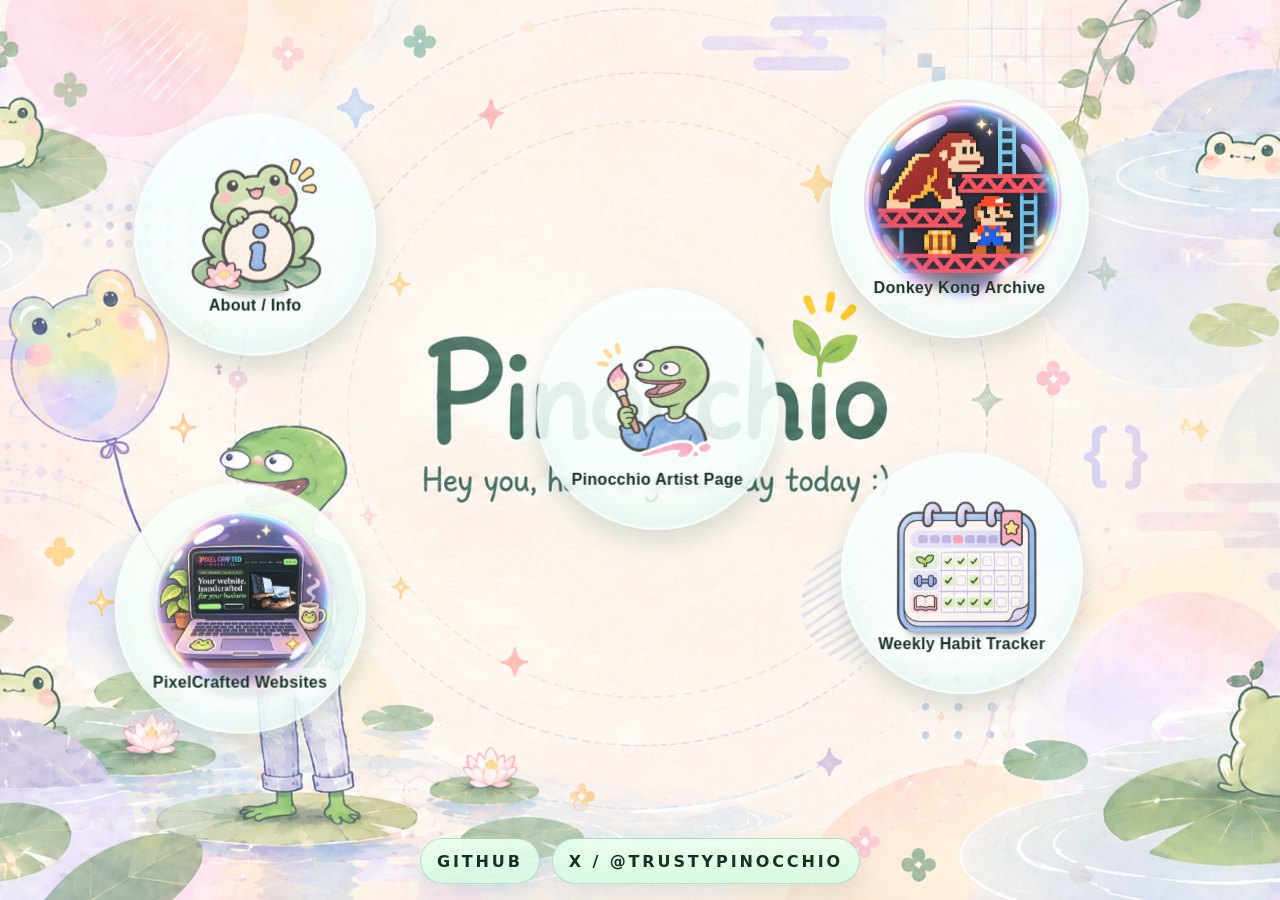
<file: index.html>
<!doctype html>
<html lang="en">
  <head>
    <meta charset="utf-8" />
    <meta name="viewport" content="width=device-width, initial-scale=1" />
    <meta
      name="description"
      content="GoldenPinocchio — a playful, hand-drawn style project portal for creative work, experiments, and worlds-in-progress."
    />
    <title>GoldenPinocchio — Pinocchio Portal</title>
    <link rel="icon" type="image/png" href="Assets/favicon.png" />
    <link rel="stylesheet" href="styles.css?v=bubble-icons-1" />
    <style>
      html, body {
        background-image: url("Assets/New Desktop Background.png");
        background-size: cover;
        background-position: center;
        background-repeat: no-repeat;
        background-attachment: fixed;
      }
    </style>
    <script defer src="app.js?v=bubble-icons-1"></script>
  </head>
  <body>
    <main class="page">
      <section class="hero" aria-label="GoldenPinocchio homepage">
        <div class="scene" aria-label="Project orbit composition">
<aside id="project-peek" class="project-peek" aria-live="polite" hidden>
  <button id="project-peek-close" class="project-peek__close" type="button" aria-label="Close project preview">×</button>
  <p class="project-peek__eyebrow">project preview</p>
  <h2 id="project-peek-title"></h2>
  <p id="project-peek-description" class="project-peek__description"></p>
  <button id="project-peek-visit" class="project-peek__visit" type="button">Visit site</button>
</aside>

<div id="project-orbit" class="project-orbit" aria-label="Project portals"></div>
        </div>
      </section>

      <button id="social-trigger" class="social-trigger" type="button" aria-haspopup="dialog" aria-controls="info-dialog">
        <span>Hey you, have a great day today!</span>
        <svg viewBox="0 0 24 24" aria-hidden="true">
          <path d="M20.8 8.7c0 5.2-8.8 10.1-8.8 10.1S3.2 13.9 3.2 8.7C3.2 6.1 5.1 4.2 7.6 4.2c1.5 0 2.9.8 4.4 2.3 1.5-1.5 2.9-2.3 4.4-2.3 2.5 0 4.4 1.9 4.4 4.5Z" />
        </svg>
      </button>
      <footer class="footer">
        <a href="https://github.com/goldenpinocchio" target="_blank" rel="noopener noreferrer">GitHub</a>
        <a href="https://x.com/TrustyPinocchio" target="_blank" rel="noopener noreferrer">X / @TrustyPinocchio</a>
      </footer>
    </main>

    <dialog id="info-dialog" class="info-dialog">
      <form method="dialog" class="info-dialog__panel">
        <button class="dialog-close" value="cancel" aria-label="Close information panel">×</button>
        <p class="info-dialog__eyebrow">come say hello</p>
        <h2>Find me online</h2>
        <p class="info-dialog__intro"></p>
        <nav class="social-links" aria-label="Pinocchio social profiles">
          <a href="https://github.com/goldenpinocchio" target="_blank" rel="noopener noreferrer">GitHub</a>
          <a href="https://x.com/TrustyPinocchio" target="_blank" rel="noopener noreferrer">X / @TrustyPinocchio</a>
        </nav>
      </form>
    </dialog>
  </body>
</html>
</file>
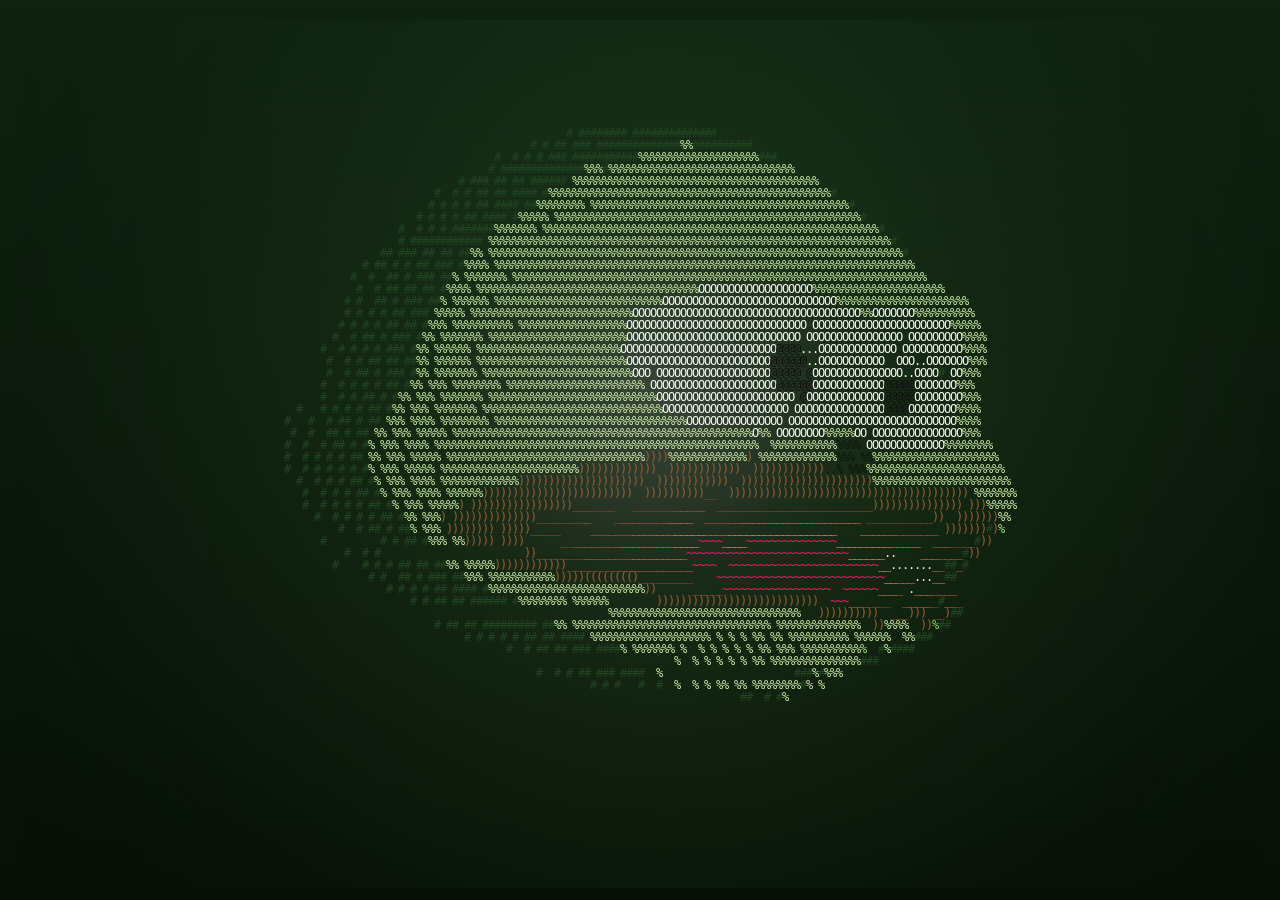
<file: asciipepe/index.html>
<!doctype html>
<html lang="en">
  <head>
    <meta charset="UTF-8" />
    <meta name="viewport" content="width=device-width, initial-scale=1.0" />
    <title>ASCIIPEPE</title>
    <style>
      :root {
        color-scheme: dark;
        --bg0: #071006;
        --bg1: #0e2210;
        --panel: rgba(8, 16, 9, 0.78);
        --panel-strong: rgba(6, 13, 7, 0.92);
        --ink: #f0ffee;
        --muted: #bbd4bf;
        --accent: #7dff89;
        --accent2: #d6ff7a;
        --border: rgba(176, 255, 190, 0.12);
        --shadow: rgba(0, 0, 0, 0.28);
      }

      * { box-sizing: border-box; }
      html, body {
        margin: 0;
        min-height: 100%;
        min-height: 100dvh;
        overflow-x: hidden;
        overflow-y: auto;
        -webkit-text-size-adjust: 100%;
        background:
          radial-gradient(circle at 50% 42%, rgba(255,255,255,.08), transparent 24%),
          linear-gradient(180deg, var(--bg1), var(--bg0));
        color: var(--ink);
        font-family: Inter, ui-sans-serif, system-ui, -apple-system, BlinkMacSystemFont, "Segoe UI", sans-serif;
      }
      body::before {
        content: "";
        position: fixed;
        inset: 0;
        background:
          linear-gradient(transparent 0 49.5%, rgba(255,255,255,.02) 50%, transparent 50.5%),
          linear-gradient(90deg, transparent 0 49.5%, rgba(255,255,255,.012) 50%, transparent 50.5%);
        background-size: 100% 5px, 5px 100%;
        opacity: .16;
        pointer-events: none;
      }
      .shell {
        width: 100%;
        min-height: 100dvh;
        display: block;
      }
      .sceneWrap {
        position: relative;
        overflow: hidden;
        isolation: isolate;
        display: flex;
        flex-direction: column;
        min-height: 100svh;
        padding: 20px 20px 12px;
      }
      canvas { width: 100%; flex: 1 1 auto; min-height: 72svh; display: block; }
      .note {
        position: static;
        margin-top: 14px;
        display: inline-flex;
        align-self: flex-start;
        padding: 10px 12px;
        border-radius: 14px;
        background: var(--panel-strong);
        border: 1px solid var(--border);
        color: #eaffec;
        font-size: 12px;
        letter-spacing: 0.02em;
        backdrop-filter: blur(10px);
        box-shadow: 0 12px 34px var(--shadow);
      }
      .kbd {
        color: #d9ffd9;
        border: 1px solid rgba(183,255,189,.14);
        background: rgba(255,255,255,.03);
        padding: 2px 6px;
        border-radius: 6px;
        font-size: 11px;
      }
      .panel {
        padding: 24px;
        background: linear-gradient(180deg, rgba(8,18,10,.82), rgba(4,10,6,.94));
        border-top: 1px solid var(--border);
        box-shadow: 0 -20px 80px rgba(0,0,0,.2);
        overflow: auto;
        -webkit-overflow-scrolling: touch;
        overscroll-behavior: contain;
        padding-bottom: calc(24px + env(safe-area-inset-bottom));
      }
      .card {
        background: var(--panel);
        border: 1px solid var(--border);
        border-radius: 20px;
        padding: 18px;
        backdrop-filter: blur(10px);
        box-shadow: 0 12px 34px rgba(0,0,0,.22);
      }
      h1 {
        margin: 0 0 8px;
        font-size: clamp(28px, 3vw, 40px);
        letter-spacing: -0.03em;
        line-height: 1;
      }
      .lede {
        margin: 0;
        color: var(--muted);
        line-height: 1.55;
        font-size: 14px;
      }
      .pillrow { display: flex; flex-wrap: wrap; gap: 8px; margin-top: 16px; }
      .pill {
        border: 1px solid rgba(183,255,189,.16);
        border-radius: 999px;
        padding: 7px 10px;
        font-size: 12px;
        color: #dfffe7;
        background: rgba(255,255,255,.03);
      }
      .section { margin-top: 18px; }
      .section h2 {
        margin: 0 0 10px;
        font-size: 13px;
        text-transform: uppercase;
        letter-spacing: .14em;
        color: var(--accent2);
      }
      .meta {
        color: var(--muted);
        font-size: 13px;
        line-height: 1.65;
      }
      .controls { display: flex; flex-wrap: wrap; gap: 10px; align-items: center; margin-top: 18px; }
      button {
        appearance: none;
        border: 1px solid rgba(183,255,189,.18);
        background: linear-gradient(180deg, rgba(124,255,136,.16), rgba(94,210,103,.06));
        color: var(--ink);
        border-radius: 999px;
        padding: 10px 14px;
        font: inherit;
        font-weight: 650;
        cursor: pointer;
        transition: transform 160ms ease, border-color 160ms ease;
      }
      button:hover { transform: translateY(-1px); border-color: rgba(183,255,189,.35); }
      button:active { transform: translateY(1px); }
      button:focus-visible { outline: 2px solid var(--accent2); outline-offset: 2px; }
      .slider { display: grid; gap: 6px; min-width: 170px; flex: 1 1 170px; }
      .slider label { display: flex; justify-content: space-between; gap: 10px; font-size: 12px; color: var(--muted); }
      .toggleGrid {
        display: grid;
        grid-template-columns: repeat(2, minmax(0, 1fr));
        gap: 8px 12px;
        margin-top: 12px;
      }
      .toggleItem {
        display: flex;
        align-items: center;
        gap: 8px;
        font-size: 12px;
        color: var(--muted);
        user-select: none;
      }
      .toggleItem input {
        appearance: none;
        width: 18px;
        height: 18px;
        border-radius: 6px;
        border: 1px solid rgba(183,255,189,.25);
        background: rgba(255,255,255,.03);
        display: inline-grid;
        place-items: center;
        cursor: pointer;
      }
      .toggleItem input:checked {
        background: linear-gradient(180deg, rgba(124,255,136,.22), rgba(94,210,103,.10));
        border-color: rgba(183,255,189,.45);
      }
      .toggleItem input:checked::after {
        content: '✓';
        color: var(--ink);
        font-size: 12px;
        line-height: 1;
      }
      input[type="range"] { width: 100%; accent-color: var(--accent); }
      @media (max-width: 980px) {
        .sceneWrap { padding: 16px 16px 10px; }
      }
      @media (max-width: 720px) and (orientation: portrait) {
        html, body {
          min-height: 100dvh;
        }

        .sceneWrap {
          min-height: 82svh;
          touch-action: manipulation;
          padding: 14px 14px 10px;
        }

        .note {
          margin-top: 12px;
          padding: 8px 10px;
          font-size: 11px;
          max-width: calc(100vw - 20px);
        }

        .panel {
          padding: 14px 14px calc(14px + env(safe-area-inset-bottom));
          box-shadow: 0 -20px 80px rgba(0,0,0,.18);
        }

        .card {
          padding: 14px;
          border-radius: 16px;
        }

        h1 {
          font-size: clamp(24px, 7.2vw, 30px);
          margin-bottom: 6px;
        }

        .lede {
          font-size: 13px;
          line-height: 1.45;
        }

        .pillrow {
          display: none;
        }

        .controls {
          flex-direction: column;
          align-items: stretch;
          gap: 8px;
          margin-top: 14px;
        }

        button {
          width: 100%;
          padding: 12px 14px;
        }

        .slider {
          width: 100%;
          min-width: 0;
        }

        .section {
          margin-top: 14px;
        }

        .meta {
          font-size: 12px;
          line-height: 1.5;
        }
      }
      @media (prefers-reduced-motion: reduce) {
        .note::after { content: "  • motion reduced"; color: var(--muted); }
      }
    </style>
  </head>
  <body>
    <div class="shell">
      <div class="sceneWrap">
        <canvas id="scene" aria-label="Animated ASCII Pepe" role="img"></canvas>
      </div>
    </div>

    <script>
      const canvas = document.getElementById('scene');
      const ctx = canvas.getContext('2d');
      const toggleBtn = document.getElementById('toggle');
      const speedInput = document.getElementById('speed');
      const speedValue = document.getElementById('speedValue');
      const framebufferToggle = document.getElementById('framebufferToggle');
      const rotationToggle = document.getElementById('rotationToggle');
      const turntableToggle = document.getElementById('turntableToggle');
      const depthToggle = document.getElementById('depthToggle');

      let width = 0;
      let height = 0;
      let dpr = 1;
      let cols = 0;
      let rows = 0;
      let charW = 10;
      let charH = 18;
      let paused = false;
      let speed = 0.6;
      let rot = 0;
      let drift = 0;
      let frozenT = 0;
      let raf = 0;
      let showFramebuffer = true;
      let showRotation = true;
      let showTurntable = true;
      let showDepth = true;

      const ramp = ' .,:;=!*#%@';
      const skinTones = ['#081208', '#0c180b', '#10200e', '#142810', '#173017', '#1f451d', '#275c23', '#2f7429', '#38902f', '#42ab34', '#50c43d', '#67d956', '#84e86d', '#abee86', '#d5f6ae'];
      const rimTones = ['#061006', '#0a160a', '#101f10', '#173017', '#214521', '#2c5d2a'];
      const cheekTones = ['#4e2a1c', '#6c3a27', '#8d4d31', '#b46340', '#cf8154', '#e2a76d'];
      const eyeWhite = '#f7f6ef';
      const black = '#111111';
      const lip = '#9a5f31';
      const mouthTones = ['#6f3b22', '#8d4d2b', '#b46340', '#d98257', '#efab78'];
      const tongue = '#ef1a67';
      const highlight = '#f6ffe7';

      const clamp = (v, lo, hi) => Math.max(lo, Math.min(hi, v));
      const sat = (v) => clamp(v, 0, 1);
      const ellipse = (x, y, cx, cy, rx, ry) => (((x - cx) / rx) ** 2 + ((y - cy) / ry) ** 2);
      const superEllipse = (x, y, cx, cy, rx, ry, power = 1.7) => {
        const dx = Math.abs((x - cx) / rx);
        const dy = Math.abs((y - cy) / ry);
        return dx ** power + dy ** power;
      };
      const smooth = (a, b, x) => {
        const t = sat((x - a) / (b - a));
        return t * t * (3 - 2 * t);
      };

      function syncFeatureState() {
        showFramebuffer = framebufferToggle ? framebufferToggle.checked : true;
        showRotation = rotationToggle ? rotationToggle.checked : true;
        showTurntable = turntableToggle ? turntableToggle.checked : true;
        showDepth = depthToggle ? depthToggle.checked : true;
      }

      function resize() {
        dpr = Math.min(window.devicePixelRatio || 1, 2);
        width = Math.max(1, canvas.clientWidth);
        height = Math.max(1, canvas.clientHeight);
        canvas.width = Math.floor(width * dpr);
        canvas.height = Math.floor(height * dpr);
        canvas.style.width = '100%';
        canvas.style.height = '100%';
        ctx.setTransform(dpr, 0, 0, dpr, 0, 0);

        const compact = width <= 720 || height <= 680;
        const targetRows = compact ? 42 : 69;
        const frameBias = showFramebuffer ? 1 : 0.9;
        charH = Math.max(compact ? 9 : 10, Math.min(compact ? 14 : 15, Math.floor(height / targetRows)));
        charW = Math.max(5, Math.floor(charH * 0.58 * frameBias));
        cols = Math.max(compact ? 36 : 60, Math.floor((width / charW) * frameBias));
        rows = targetRows;
        ctx.font = `${charH}px ui-monospace, SFMono-Regular, Menlo, Monaco, Consolas, monospace`;
        ctx.textBaseline = 'top';
      }

      function rotate3D(x, y, z, yaw, pitch, roll) {
        const sy = Math.sin(yaw);
        const cy = Math.cos(yaw);
        const sp = Math.sin(pitch);
        const cp = Math.cos(pitch);
        const sr = Math.sin(roll);
        const cr = Math.cos(roll);

        let x1 = x * cy + z * sy;
        let z1 = -x * sy + z * cy;
        let y1 = y;

        let y2 = y1 * cp - z1 * sp;
        let z2 = y1 * sp + z1 * cp;
        let x2 = x1;

        let x3 = x2 * cr - y2 * sr;
        let y3 = x2 * sr + y2 * cr;
        return [x3, y3, z2];
      }

      function headField(x, y) {
        const skull = 1 - superEllipse(x, y, -0.06, -0.10, 0.78, 0.68, 1.72);
        const brow = 1 - superEllipse(x, y, 0.02, -0.28, 0.64, 0.23, 2.35);
        const cheekL = 1 - superEllipse(x, y, -0.38, 0.10, 0.54, 0.40, 1.56);
        const cheekR = 1 - superEllipse(x, y, 0.34, 0.08, 0.42, 0.33, 1.55);
        const jaw = 1 - superEllipse(x, y, 0.02, 0.32, 0.70, 0.28, 1.42);
        const chin = 1 - superEllipse(x, y, 0.08, 0.52, 0.22, 0.09, 2.00);
        const snout = 1 - superEllipse(x, y, 0.16, 0.17, 0.46, 0.17, 2.10);
        return Math.max(skull, brow, cheekL, cheekR, jaw, chin, snout);
      }

      function featureAt(x, y, z, t, turn, light) {
        const profile = headField(x, y);
        if (profile <= 0) return null;

        const edge = smooth(0.05, 0.22, profile);
        const ridge = showDepth ? clamp(z * 0.78 + light * 0.70 + 0.05 * Math.sin(t * 0.75 + x * 3.0), 0, 1) : 0.56;
        const toneIdx = Math.floor(clamp(ridge * (skinTones.length - 1), 0, skinTones.length - 1));
        let ch = ramp[Math.floor(ridge * (ramp.length - 1))];
        let color = showDepth ? skinTones[toneIdx] : skinTones[5];
        let priority = 1;

        if (profile < 0.18) {
          ch = '#';
          color = rimTones[Math.floor(clamp((1 - profile) * (rimTones.length - 1), 0, rimTones.length - 1))];
          priority = 8;
        }

        if (showDepth && edge > 0.41 && priority < 7) {
          ch = '%';
          color = skinTones[Math.min(skinTones.length - 1, toneIdx + 2)];
          priority = 7;
        }

        const browLift = 0;
        const eyeShift = 0;
        const eyeSquash = 1 - Math.min(0.10, Math.abs(turn) * 0.06);
        const eyeL = ellipse(x, y, -0.14 + eyeShift, -0.16 + browLift, 0.30 * eyeSquash, 0.19);
        const eyeR = ellipse(x, y, 0.22 + eyeShift, -0.15 - browLift, 0.24 * eyeSquash, 0.17);
        const pupilL = ellipse(x, y, -0.08 + eyeShift, -0.13 + browLift, 0.055 * eyeSquash, 0.060);
        const pupilR = ellipse(x, y, 0.22 + eyeShift, -0.12 - browLift, 0.050 * eyeSquash, 0.056);
        const glintL = ellipse(x, y, -0.04 + eyeShift, -0.20 + browLift, 0.028, 0.035);
        const glintR = ellipse(x, y, 0.26 + eyeShift, -0.19 - browLift, 0.024, 0.030);
        const lidL = y < -0.10 && y > -0.32 && x < 0.10 && x > -0.44;
        const lidR = y < -0.11 && y > -0.30 && x > 0.04 && x < 0.54;

        if (eyeL <= 1 && priority < 9) { ch = 'O'; color = eyeWhite; priority = 9; }
        if (eyeR <= 1 && priority < 9) { ch = 'O'; color = eyeWhite; priority = 9; }
        if (pupilL <= 1 && priority < 10) { ch = '@'; color = black; priority = 10; }
        if (pupilR <= 1 && priority < 10) { ch = '@'; color = black; priority = 10; }
        if (glintL <= 1 && priority < 11) { ch = '.'; color = highlight; priority = 11; }
        if (glintR <= 1 && priority < 11) { ch = '.'; color = highlight; priority = 11; }
        if ((lidL || lidR) && priority < 6) { ch = '-'; color = rimTones[1]; priority = 6; }

        const browBarL = y > -0.22 && y < -0.14 && x > -0.38 && x < 0.04;
        const browBarR = y > -0.20 && y < -0.12 && x > 0.02 && x < 0.38;
        if ((browBarL || browBarR) && priority < 7) { ch = '='; color = rimTones[2]; priority = 7; }

        const bridge = Math.abs(x - 0.12 - 0.14 * Math.tan(y * 0.95) - turn * 0.04) < 0.016 && y > -0.13 && y < 0.16;
        if (bridge && priority < 7) { ch = '/'; color = rimTones[2]; priority = 7; }

        const nose = ellipse(x, y, 0.10 + turn * 0.03, 0.05, 0.052, 0.046);
        if (nose <= 1 && priority < 8) { ch = ch === ' ' ? ':' : ch; color = rimTones[1]; priority = 8; }
        const nostrilL = ellipse(x, y, 0.06 + turn * 0.02, 0.08, 0.017, 0.013);
        const nostrilR = ellipse(x, y, 0.12 + turn * 0.02, 0.08, 0.017, 0.013);
        if (nostrilL <= 1 && priority < 9) { ch = '.'; color = black; priority = 9; }
        if (nostrilR <= 1 && priority < 9) { ch = '.'; color = black; priority = 9; }

        const foldL = Math.abs(y - (0.03 + 0.11 * Math.sin((x + 0.46) * 7 + turn))) < 0.022 && x < 0.10 && x > -0.50;
        const foldR = Math.abs(y - (0.04 + 0.08 * Math.sin((x - 0.10) * 7.3 - turn))) < 0.022 && x > 0.02 && x < 0.58;
        if ((foldL || foldR)) { ch = ch === ' ' ? '~' : ch; if (priority < 6) { color = rimTones[1]; priority = 6; } }

        const cheekGlowL = ellipse(x, y, -0.28, 0.12, 0.18, 0.13);
        const cheekGlowR = ellipse(x, y, 0.22, 0.10, 0.17, 0.12);
        if (cheekGlowL <= 1 && priority < 5) {
          ch = ch === ' ' ? '.' : ch;
          color = cheekTones[clamp(5 - Math.floor(cheekGlowL * 5), 0, 5)];
          priority = 5;
        }
        if (cheekGlowR <= 1 && priority < 5) {
          ch = ch === ' ' ? '.' : ch;
          color = cheekTones[clamp(5 - Math.floor(cheekGlowR * 5), 0, 5)];
          priority = 5;
        }

        const mouthCurve = 0.285 + 0.055 * ((x - 0.03) * (x - 0.03) * 4.4 - 0.34);
        const mouthBand = Math.abs(y - mouthCurve) < 0.020 && x > -0.48 && x < 0.58;
        const mouthShade = Math.abs(y - (mouthCurve + 0.040)) < 0.016 && x > -0.36 && x < 0.50;
        const outerM = ellipse(x, y, 0.02, 0.255, 0.74 * eyeSquash, 0.17);
        const innerM = ellipse(x, y, 0.04, 0.285, 0.62 * eyeSquash, 0.118);
        const tongueM = ellipse(x, y, -0.01, 0.328, 0.24 * eyeSquash, 0.068);
        const toothM = ellipse(x, y, 0.33, 0.285, 0.09, 0.040);
        const gumLine = Math.abs(y - (0.185 + 0.070 * Math.cos((x + 0.06) * 2.8))) < 0.022 && x > -0.44 && x < 0.56;

        if (outerM <= 1 && priority < 8) { ch = ')'; color = lip; priority = 8; }
        if (innerM <= 1 && priority < 9) {
          ch = '_';
          color = mouthTones[Math.min(mouthTones.length - 1, Math.max(0, 4 - Math.floor(innerM * 4)))];
          priority = 9;
        }
        if (tongueM <= 1 && priority < 10) { ch = '~'; color = tongue; priority = 10; }
        if (toothM <= 1 && priority < 11) { ch = '.'; color = '#f5ede7'; priority = 11; }
        if (gumLine && priority < 4) { ch = '-'; color = rimTones[0]; priority = 4; }
        if (mouthBand && priority < 8) { ch = x < 0 ? '_' : '-'; color = lip; priority = 8; }
        if (mouthShade && priority < 7) { ch = ch === ' ' ? '.' : ch; color = lip; priority = 7; }

        const cornerL = ellipse(x, y, -0.36 + turn * 0.03, 0.305, 0.11, 0.085);
        const cornerR = ellipse(x, y, 0.42 + turn * 0.03, 0.302, 0.12, 0.088);
        if (cornerL <= 1 && priority < 9) { ch = '('; color = lip; priority = 9; }
        if (cornerR <= 1 && priority < 9) { ch = ')'; color = lip; priority = 9; }

        const jaw = ellipse(x, y, -0.04 + turn * 0.06, 0.32, 0.96 * (1 - Math.abs(turn) * 0.06), 0.74);
        if (jaw <= 1 && priority < 3) {
          ch = ridge > 0.55 ? '.' : ',';
          color = skinTones[Math.max(0, toneIdx - 1)];
          priority = 3;
        }

        const lowerLip = Math.abs(y - (0.40 + 0.06 * Math.cos((x + 0.16) * 4.2))) < 0.018 && x > -0.24 && x < 0.56;
        if (lowerLip && priority < 7) { ch = '_'; color = lip; priority = 7; }

        if (priority < 4 && ridge > 0.95) {
          ch = ch === ' ' ? '.' : ch;
          color = skinTones[Math.min(skinTones.length - 1, toneIdx + 2)];
          priority = 4;
        }

        return { ch, color, priority };
      }

      function drawFrame(time) {
        const t = time * 0.001;
        const animT = paused ? frozenT : t;
        if (!paused && showTurntable) {
          rot += 0.026 * speed;
          drift += 0.010 * speed;
        }

        ctx.clearRect(0, 0, width, height);
        const bloom = ctx.createRadialGradient(width * 0.52, height * 0.46, 20, width * 0.52, height * 0.46, Math.max(width, height) * 0.64);
        bloom.addColorStop(0, 'rgba(255,255,248,0.12)');
        bloom.addColorStop(0.28, 'rgba(104,165,90,0.12)');
        bloom.addColorStop(0.58, 'rgba(46,89,48,0.10)');
        bloom.addColorStop(1, 'rgba(0,0,0,0)');
        ctx.fillStyle = bloom;
        ctx.fillRect(0, 0, width, height);

        const cellCount = cols * rows;
        const chars = new Array(cellCount).fill(' ');
        const colors = new Array(cellCount).fill('transparent');
        const depth = new Float32Array(cellCount).fill(-1e9);

        const compact = width <= 720 || height <= 680;
        const scenePad = compact ? 0.14 : 0.11;
        const padX = width * scenePad;
        const padY = height * scenePad;
        const usableWidth = Math.max(0, width - padX * 2);
        const usableHeight = Math.max(0, height - padY * 2);
        const baseX = padX + usableWidth * 0.5;
        const baseY = padY + usableHeight * 0.5;
        const scale = Math.min(usableWidth, usableHeight) * (compact ? 0.60 : 0.66);
        const spin = showTurntable ? rot : 0;
        const yaw = showRotation ? spin : 0;
        const pitch = showRotation ? (0.18 * Math.sin(animT * 0.54) - 0.08) : 0;
        const roll = showRotation ? (0.10 * Math.sin(animT * 0.38) + 0.02 * Math.sin(animT * 1.3)) : 0;
        const turn = showTurntable ? (Math.sin(animT * 0.55) * 0.32 + Math.sin(animT * 1.15) * 0.06) : 0;

        for (let row = 0; row < rows; row++) {
          for (let col = 0; col < cols; col++) {
            const idx = row * cols + col;
            const nx = (col / (cols - 1)) * 2 - 1;
            const ny = (row / (rows - 1)) * 2 - 1;

            let x = nx * 1.08;
            let y = ny * 1.02;
            x *= 1 - Math.min(0.16, Math.abs(nx) * 0.08);
            y *= 1 - Math.min(0.08, Math.abs(ny) * 0.05);

            const profile = headField(x, y);
            if (profile <= 0) continue;
            const localZ = Math.sqrt(profile) * 0.98;
            const lit = showDepth ? clamp(0.58 + localZ * 0.36 - x * 0.12 - y * 0.08 + Math.cos(yaw) * 0.05, 0, 1) : 0.55;
            let [rx, ry, rz] = showRotation ? rotate3D(x, y, localZ, yaw, pitch, roll) : [x, y, localZ];

            const sx = baseX + rx * scale;
            const sy = baseY + ry * scale * (compact ? 0.88 : 0.93);
            const c = Math.floor(sx / charW);
            const r = Math.floor(sy / charH);
            if (c < 0 || c >= cols || r < 0 || r >= rows) continue;

            const screenIdx = r * cols + c;
            const depthValue = rz + localZ * 0.22;
            if (depthValue <= depth[screenIdx]) continue;

            const feature = featureAt(x, y, localZ, animT + drift, turn, lit);
            if (!feature) continue;
            depth[screenIdx] = depthValue;
            chars[screenIdx] = feature.ch;
            colors[screenIdx] = feature.color;
          }
        }

        for (let row = 0; row < rows; row++) {
          for (let col = 0; col < cols; col++) {
            const idx = row * cols + col;
            const ch = chars[idx];
            if (ch === ' ') continue;
            ctx.fillStyle = colors[idx];
            ctx.fillText(ch, col * charW, row * charH);
          }
        }

        raf = requestAnimationFrame(drawFrame);
      }

      function setSpeed(v) {
        speed = v;
        if (speedValue) speedValue.textContent = `${Number(v).toFixed(2).replace(/\.00$/, '.0')}×`;
      }

      function togglePause() {
        paused = !paused;
        if (paused) frozenT = performance.now() * 0.001;
        if (toggleBtn) toggleBtn.textContent = paused ? 'Resume' : 'Pause';
      }

      if (toggleBtn) toggleBtn.addEventListener('click', togglePause);
      if (speedInput) speedInput.addEventListener('input', (e) => setSpeed(parseFloat(e.target.value)));
      [framebufferToggle, rotationToggle, turntableToggle, depthToggle].forEach((control) => {
        if (control) control.addEventListener('change', () => { syncFeatureState(); resize(); });
      });
      window.addEventListener('keydown', (e) => {
        if (e.code === 'Space') {
          e.preventDefault();
          togglePause();
        }
      });
      window.addEventListener('resize', resize);
      syncFeatureState();
      resize();
      setSpeed(parseFloat(speedInput ? speedInput.value : speed));
      drawFrame(performance.now());
    </script>
  </body>
</html>
</file>
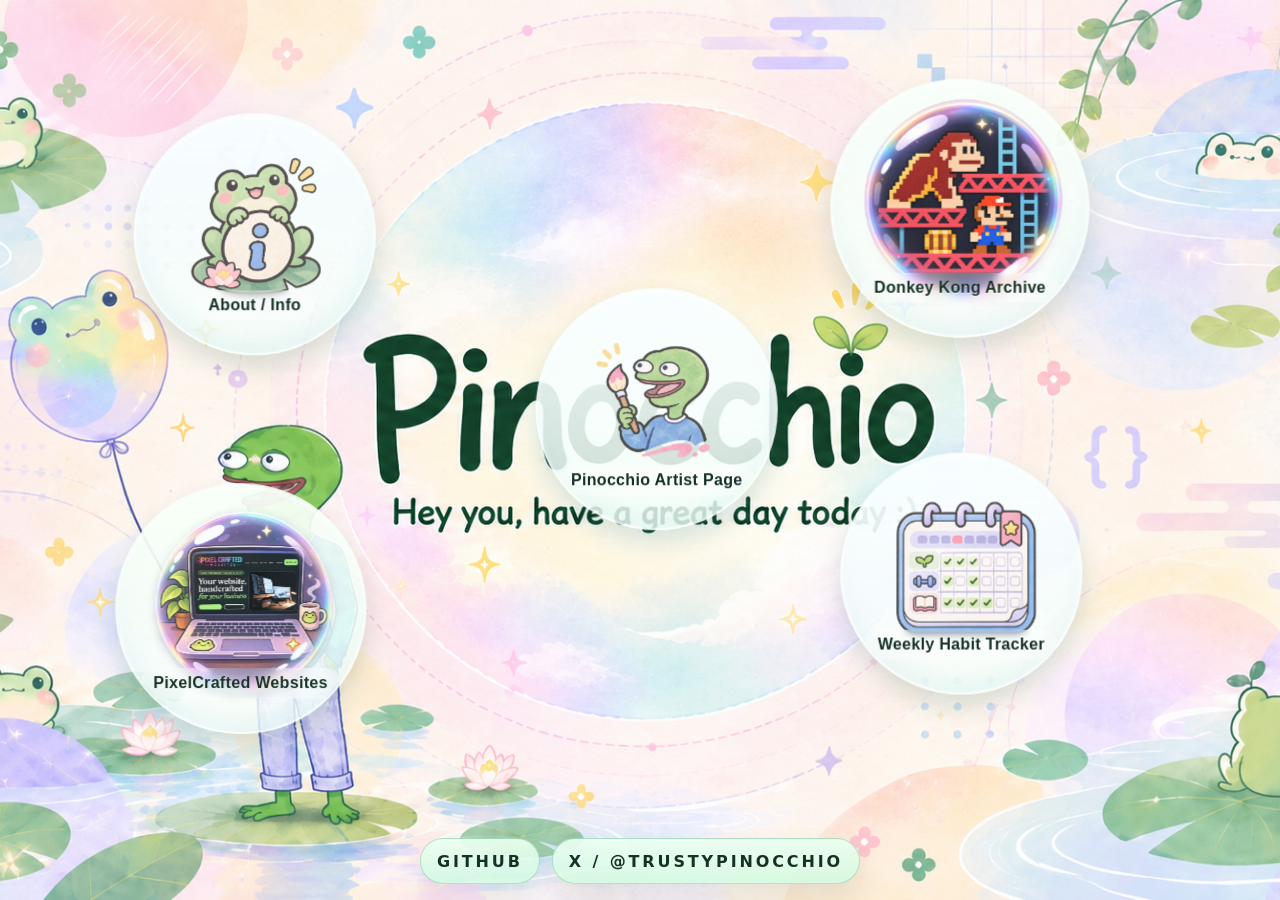
<file: docs/index.html>
<!doctype html>
<html lang="en">
  <head>
    <meta charset="utf-8" />
    <meta name="viewport" content="width=device-width, initial-scale=1" />
    <meta
      name="description"
      content="GoldenPinocchio — a playful, hand-drawn style project portal for creative work, experiments, and worlds-in-progress."
    />
    <title>GoldenPinocchio — Pinocchio Portal</title>
    <link rel="icon" type="image/png" href="Assets/favicon.png" />
    <link rel="stylesheet" href="styles.css?v=bubble-icons-1" />
    <style>
      html, body {
        background-image: url("Assets/New Desktop Background.png");
        background-size: cover;
        background-position: center;
        background-repeat: no-repeat;
        background-attachment: fixed;
      }
    </style>
    <script defer src="app.js?v=bubble-icons-1"></script>
  </head>
  <body>
    <main class="page">
      <section class="hero" aria-label="GoldenPinocchio homepage">
        <div class="scene" aria-label="Project orbit composition">
<aside id="project-peek" class="project-peek" aria-live="polite" hidden>
  <button id="project-peek-close" class="project-peek__close" type="button" aria-label="Close project preview">×</button>
  <p class="project-peek__eyebrow">project preview</p>
  <h2 id="project-peek-title"></h2>
  <p id="project-peek-description" class="project-peek__description"></p>
  <button id="project-peek-visit" class="project-peek__visit" type="button">Visit site</button>
</aside>

<div id="project-orbit" class="project-orbit" aria-label="Project portals"></div>
        </div>
      </section>

      <button id="social-trigger" class="social-trigger" type="button" aria-haspopup="dialog" aria-controls="info-dialog">
        <span>Hey you, have a great day today!</span>
        <svg viewBox="0 0 24 24" aria-hidden="true">
          <path d="M20.8 8.7c0 5.2-8.8 10.1-8.8 10.1S3.2 13.9 3.2 8.7C3.2 6.1 5.1 4.2 7.6 4.2c1.5 0 2.9.8 4.4 2.3 1.5-1.5 2.9-2.3 4.4-2.3 2.5 0 4.4 1.9 4.4 4.5Z" />
        </svg>
      </button>
      <footer class="footer">
        <a href="https://github.com/goldenpinocchio" target="_blank" rel="noopener noreferrer">GitHub</a>
        <a href="https://x.com/TrustyPinocchio" target="_blank" rel="noopener noreferrer">X / @TrustyPinocchio</a>
      </footer>
    </main>

    <dialog id="info-dialog" class="info-dialog">
      <form method="dialog" class="info-dialog__panel">
        <button class="dialog-close" value="cancel" aria-label="Close information panel">×</button>
        <p class="info-dialog__eyebrow">come say hello</p>
        <h2>Find Pinocchio online</h2>
        <p class="info-dialog__intro">See more projects on GitHub or follow along on X.</p>
        <nav class="social-links" aria-label="Pinocchio social profiles">
          <a href="https://github.com/goldenpinocchio" target="_blank" rel="noopener noreferrer">GitHub</a>
          <a href="https://x.com/TrustyPinocchio" target="_blank" rel="noopener noreferrer">X / @TrustyPinocchio</a>
        </nav>
      </form>
    </dialog>
  </body>
</html>
</file>
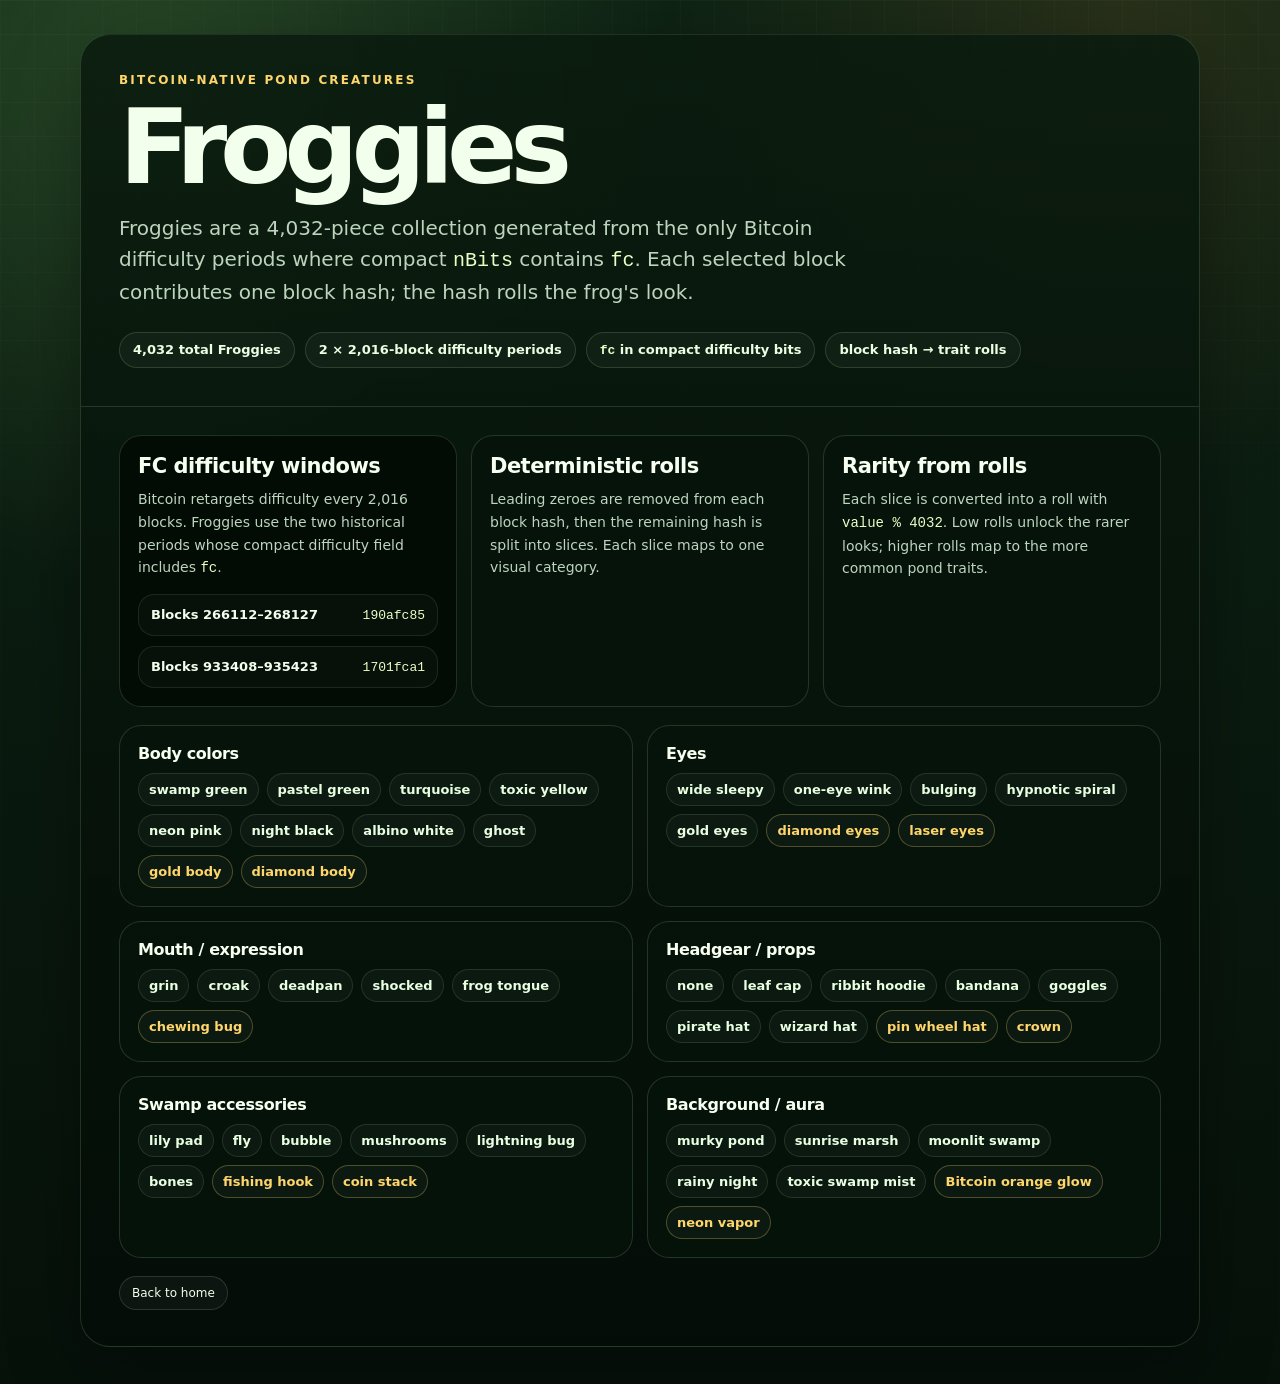
<file: froggies/index.html>
<!doctype html>
<html lang="en">
  <head>
    <meta charset="UTF-8" />
    <meta name="viewport" content="width=device-width, initial-scale=1.0" />
    <title>Froggies</title>
    <style>
      :root {
        color-scheme: dark;
        --bg: #06110a;
        --bg2: #0e2314;
        --panel: rgba(7, 20, 11, 0.82);
        --panel2: rgba(3, 12, 6, 0.94);
        --ink: #f2ffed;
        --muted: #bdd4be;
        --soft: #82a186;
        --line: rgba(191, 255, 185, 0.15);
        --lime: #a7ff83;
        --gold: #ffd66b;
        --orange: #ff9f45;
      }

      * { box-sizing: border-box; }
      html, body { margin: 0; min-height: 100%; }
      body {
        background:
          radial-gradient(circle at 12% 5%, rgba(167, 255, 131, 0.16), transparent 30%),
          radial-gradient(circle at 88% 2%, rgba(255, 159, 69, 0.11), transparent 26%),
          linear-gradient(180deg, var(--bg2), var(--bg));
        color: var(--ink);
        font-family: Inter, ui-sans-serif, system-ui, -apple-system, BlinkMacSystemFont, "Segoe UI", sans-serif;
      }
      body::before {
        content: "";
        position: fixed;
        inset: 0;
        pointer-events: none;
        background-image:
          linear-gradient(rgba(255,255,255,.026) 1px, transparent 1px),
          linear-gradient(90deg, rgba(255,255,255,.018) 1px, transparent 1px);
        background-size: 34px 34px;
        mask-image: linear-gradient(to bottom, black, transparent 80%);
      }
      a { color: inherit; }
      code {
        color: #eaffc6;
        font-family: ui-monospace, SFMono-Regular, Menlo, Consolas, monospace;
      }
      .wrap {
        position: relative;
        width: min(1120px, calc(100% - 32px));
        margin: 0 auto;
        padding: 34px 0 42px;
      }
      .shell {
        border: 1px solid var(--line);
        border-radius: 30px;
        background: linear-gradient(180deg, rgba(10, 27, 14, .88), rgba(4, 13, 7, .96));
        box-shadow: 0 24px 70px rgba(0, 0, 0, .34);
        overflow: hidden;
      }
      .hero {
        padding: 38px;
        border-bottom: 1px solid var(--line);
      }
      .eyebrow {
        color: var(--gold);
        text-transform: uppercase;
        letter-spacing: .18em;
        font-size: 12px;
        font-weight: 800;
        margin-bottom: 14px;
      }
      h1 {
        margin: 0;
        font-size: clamp(50px, 9vw, 104px);
        line-height: .9;
        letter-spacing: -.07em;
      }
      .lede {
        max-width: 760px;
        margin: 18px 0 0;
        color: var(--muted);
        font-size: clamp(16px, 2vw, 20px);
        line-height: 1.58;
      }
      .stats {
        display: flex;
        flex-wrap: wrap;
        gap: 10px;
        margin-top: 24px;
      }
      .pill {
        border: 1px solid var(--line);
        border-radius: 999px;
        background: rgba(255,255,255,.035);
        padding: 9px 13px;
        color: #ebffe2;
        font-size: 13px;
        font-weight: 700;
      }
      .content {
        display: grid;
        gap: 18px;
        padding: 28px 38px 36px;
      }
      .grid {
        display: grid;
        grid-template-columns: repeat(3, 1fr);
        gap: 14px;
      }
      .card {
        border: 1px solid var(--line);
        border-radius: 22px;
        background: var(--panel);
        padding: 18px;
      }
      .card.dark { background: var(--panel2); }
      h2, h3 {
        margin: 0 0 10px;
        color: #f7fff0;
        letter-spacing: -.025em;
      }
      h2 { font-size: 21px; }
      h3 { font-size: 16px; }
      p, li { color: var(--muted); line-height: 1.62; font-size: 14px; }
      p { margin: 0; }
      ul { margin: 0; padding-left: 18px; }
      .windows {
        display: grid;
        gap: 10px;
        margin-top: 14px;
      }
      .window {
        display: flex;
        justify-content: space-between;
        gap: 12px;
        padding: 12px;
        border: 1px solid rgba(191,255,185,.10);
        border-radius: 16px;
        background: rgba(255,255,255,.025);
        color: var(--muted);
        font-size: 13px;
      }
      .window strong { color: var(--ink); }
      .traits {
        display: grid;
        grid-template-columns: repeat(2, 1fr);
        gap: 14px;
      }
      .traitList {
        display: flex;
        flex-wrap: wrap;
        gap: 8px;
      }
      .trait {
        border: 1px solid rgba(191,255,185,.12);
        border-radius: 999px;
        background: rgba(255,255,255,.03);
        padding: 8px 10px;
        color: #e8ffe1;
        font-size: 13px;
        font-weight: 650;
      }
      .rare { color: var(--gold); border-color: rgba(255, 214, 107, .28); }
      .note {
        color: var(--soft);
        font-size: 12px;
        display: flex;
        justify-content: space-between;
        gap: 14px;
        flex-wrap: wrap;
      }
      .note a {
        text-decoration: none;
        border: 1px solid var(--line);
        border-radius: 999px;
        padding: 9px 12px;
        color: var(--ink);
        background: rgba(255,255,255,.035);
      }
      @media (max-width: 900px) {
        .grid, .traits { grid-template-columns: 1fr; }
        .hero, .content { padding-left: 22px; padding-right: 22px; }
      }
      @media (max-width: 560px) {
        .wrap { width: min(100% - 18px, 1120px); padding-top: 16px; }
        .window { flex-direction: column; }
      }
    </style>
  </head>
  <body>
    <main class="wrap">
      <section class="shell" aria-labelledby="title">
        <header class="hero">
          <div class="eyebrow">Bitcoin-native pond creatures</div>
          <h1 id="title">Froggies</h1>
          <p class="lede">
            Froggies are a 4,032-piece collection generated from the only Bitcoin difficulty periods where compact
            <code>nBits</code> contains <code>fc</code>. Each selected block contributes one block hash; the hash rolls the frog's look.
          </p>
          <div class="stats" aria-label="Collection facts">
            <span class="pill">4,032 total Froggies</span>
            <span class="pill">2 × 2,016-block difficulty periods</span>
            <span class="pill"><code>fc</code> in compact difficulty bits</span>
            <span class="pill">block hash → trait rolls</span>
          </div>
        </header>

        <div class="content">
          <section class="grid" aria-label="FC bits difficulty logic">
            <div class="card dark">
              <h2>FC difficulty windows</h2>
              <p>Bitcoin retargets difficulty every 2,016 blocks. Froggies use the two historical periods whose compact difficulty field includes <code>fc</code>.</p>
              <div class="windows">
                <div class="window"><strong>Blocks 266112–268127</strong><span><code>190afc85</code></span></div>
                <div class="window"><strong>Blocks 933408–935423</strong><span><code>1701fca1</code></span></div>
              </div>
            </div>
            <div class="card">
              <h2>Deterministic rolls</h2>
              <p>Leading zeroes are removed from each block hash, then the remaining hash is split into slices. Each slice maps to one visual category.</p>
            </div>
            <div class="card">
              <h2>Rarity from rolls</h2>
              <p>Each slice is converted into a roll with <code>value % 4032</code>. Low rolls unlock the rarer looks; higher rolls map to the more common pond traits.</p>
            </div>
          </section>

          <section class="traits" aria-label="Froggies trait list">
            <div class="card">
              <h3>Body colors</h3>
              <div class="traitList">
                <span class="trait">swamp green</span><span class="trait">pastel green</span><span class="trait">turquoise</span><span class="trait">toxic yellow</span><span class="trait">neon pink</span><span class="trait">night black</span><span class="trait">albino white</span><span class="trait">ghost</span><span class="trait rare">gold body</span><span class="trait rare">diamond body</span>
              </div>
            </div>

            <div class="card">
              <h3>Eyes</h3>
              <div class="traitList">
                <span class="trait">wide sleepy</span><span class="trait">one-eye wink</span><span class="trait">bulging</span><span class="trait">hypnotic spiral</span><span class="trait">gold eyes</span><span class="trait rare">diamond eyes</span><span class="trait rare">laser eyes</span>
              </div>
            </div>

            <div class="card">
              <h3>Mouth / expression</h3>
              <div class="traitList">
                <span class="trait">grin</span><span class="trait">croak</span><span class="trait">deadpan</span><span class="trait">shocked</span><span class="trait">frog tongue</span><span class="trait rare">chewing bug</span>
              </div>
            </div>

            <div class="card">
              <h3>Headgear / props</h3>
              <div class="traitList">
                <span class="trait">none</span><span class="trait">leaf cap</span><span class="trait">ribbit hoodie</span><span class="trait">bandana</span><span class="trait">goggles</span><span class="trait">pirate hat</span><span class="trait">wizard hat</span><span class="trait rare">pin wheel hat</span><span class="trait rare">crown</span>
              </div>
            </div>

            <div class="card">
              <h3>Swamp accessories</h3>
              <div class="traitList">
                <span class="trait">lily pad</span><span class="trait">fly</span><span class="trait">bubble</span><span class="trait">mushrooms</span><span class="trait">lightning bug</span><span class="trait">bones</span><span class="trait rare">fishing hook</span><span class="trait rare">coin stack</span>
              </div>
            </div>

            <div class="card">
              <h3>Background / aura</h3>
              <div class="traitList">
                <span class="trait">murky pond</span><span class="trait">sunrise marsh</span><span class="trait">moonlit swamp</span><span class="trait">rainy night</span><span class="trait">toxic swamp mist</span><span class="trait rare">Bitcoin orange glow</span><span class="trait rare">neon vapor</span>
              </div>
            </div>
          </section>

          <div class="note">
            <a href="../">Back to home</a>
          </div>
        </div>
      </section>
    </main>
  </body>
</html>
</file>
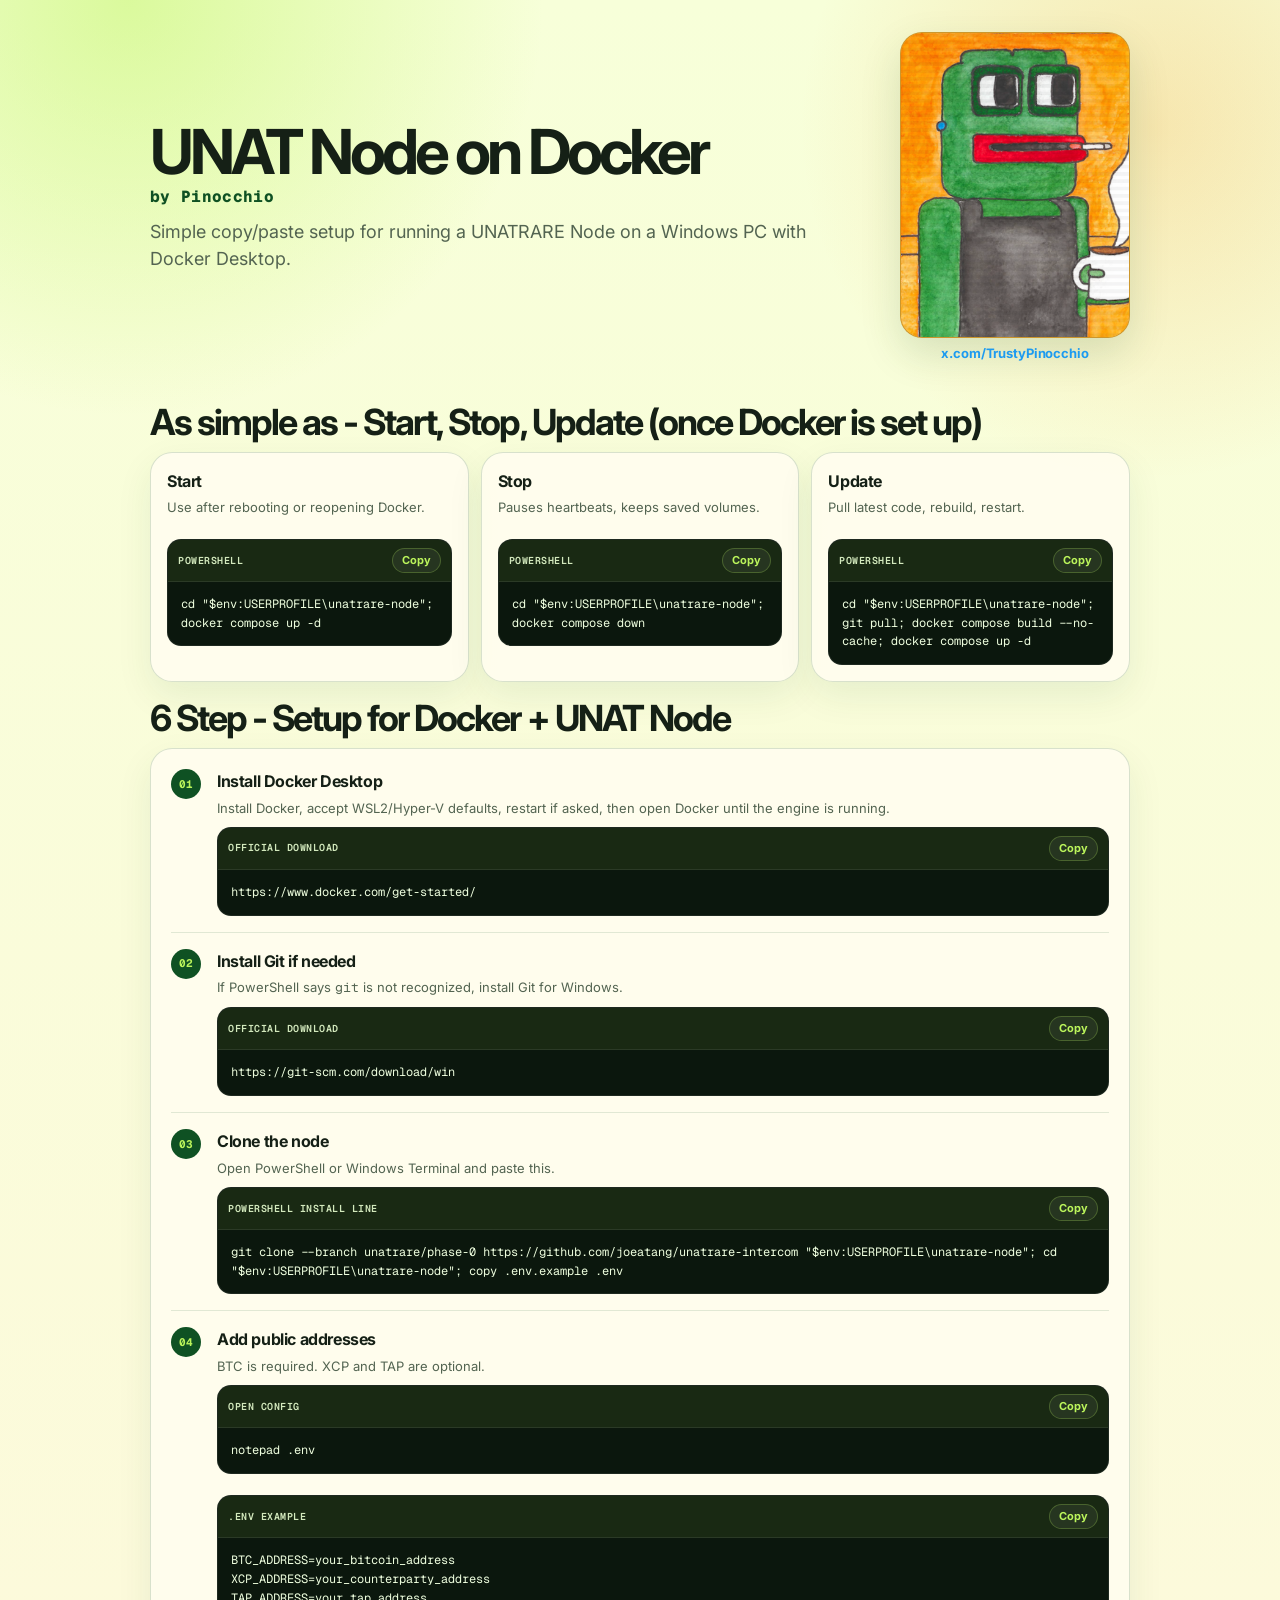
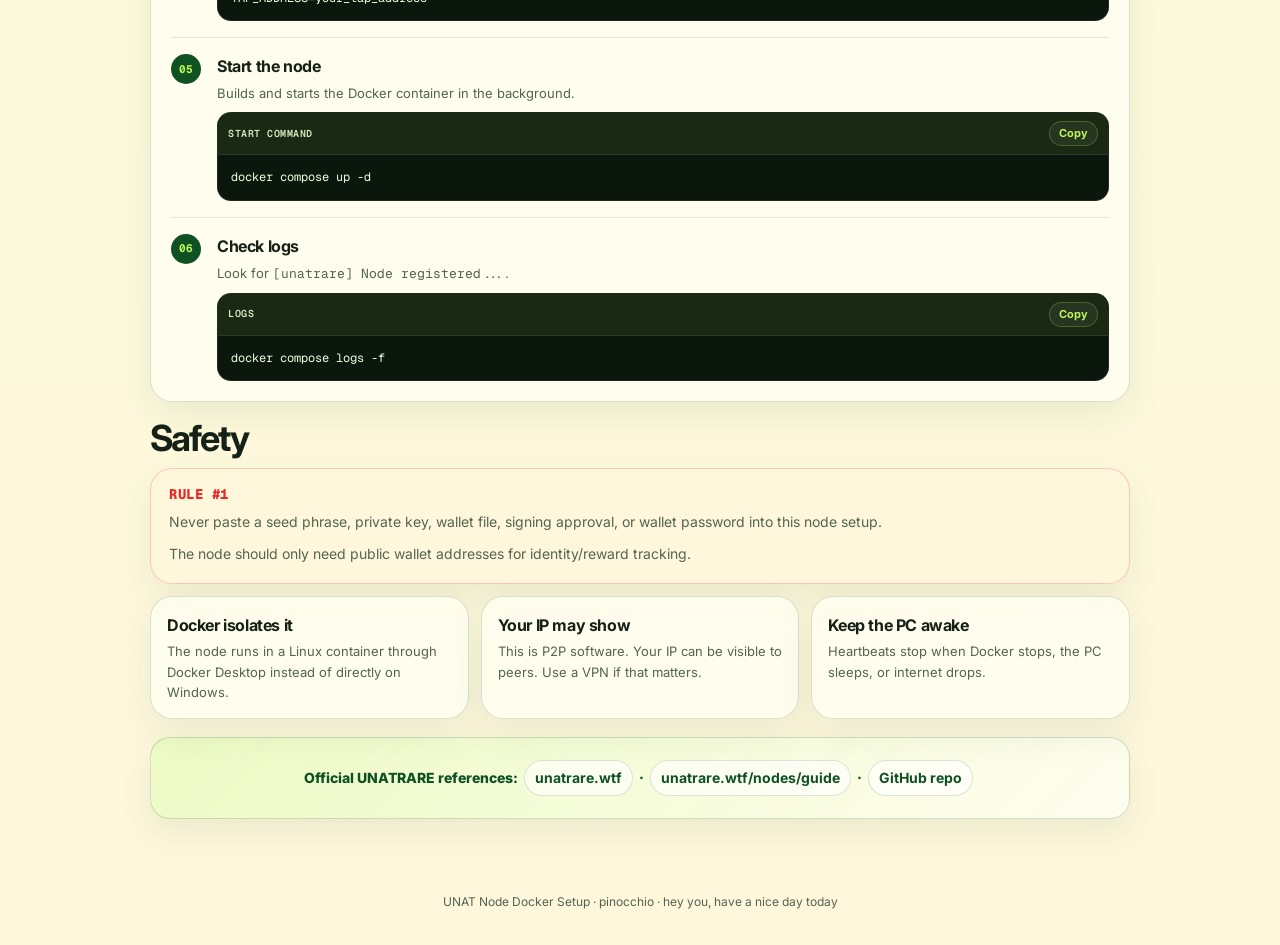
<file: unatrare-node-docker-setup/index.html>
<!doctype html>
<html lang="en">
  <head>
    <meta charset="UTF-8" />
    <meta name="viewport" content="width=device-width, initial-scale=1.0" />
    <title>UNAT Node on Docker</title>
    <meta name="description" content="Copy-paste Docker setup for running a UNATRARE / UNAT Node." />
    <link rel="preconnect" href="https://fonts.googleapis.com">
    <link rel="preconnect" href="https://fonts.gstatic.com" crossorigin>
    <link href="https://fonts.googleapis.com/css2?family=Geist+Mono:wght@400;500;600&family=Inter:wght@400;500;600;700;800&display=swap" rel="stylesheet">
    <style>
      :root {
        --ink: #152016;
        --muted: #536451;
        --paper: #fff7dc;
        --paper-2: #f7ffd9;
        --green: #35b84a;
        --green-dark: #0f5123;
        --lime: #bbf45b;
        --orange: #f5a034;
        --red: #e92a2a;
        --line: rgba(15, 81, 35, 0.16);
        --card: rgba(255, 253, 239, 0.9);
        --mono: "Geist Mono", ui-monospace, SFMono-Regular, Menlo, Consolas, monospace;
        --sans: Inter, ui-sans-serif, system-ui, -apple-system, BlinkMacSystemFont, "Segoe UI", sans-serif;
      }

      * { box-sizing: border-box; }
      html { scroll-behavior: smooth; }
      body {
        margin: 0;
        color: var(--ink);
        font: 14px/1.55 var(--sans);
        background:
          radial-gradient(circle at 10% 0%, rgba(187, 244, 91, 0.48), transparent 26rem),
          radial-gradient(circle at 90% 5%, rgba(245, 160, 52, 0.26), transparent 22rem),
          linear-gradient(180deg, var(--paper-2), var(--paper));
      }

      a { color: var(--green-dark); font-weight: 700; }
      .wrap { width: min(980px, calc(100% - 32px)); margin: 0 auto; }

      .hero {
        display: grid;
        grid-template-columns: minmax(0, 1fr) 230px;
        gap: 24px;
        align-items: center;
        padding: 32px 0 20px;
      }

      .tag {
        display: inline-flex;
        margin-bottom: 10px;
        padding: 5px 9px;
        border: 1px solid var(--line);
        border-radius: 999px;
        background: rgba(255,255,255,0.56);
        color: var(--green-dark);
        font: 600 10px/1 var(--mono);
        letter-spacing: 0.05em;
        text-transform: uppercase;
      }

      h1 {
        margin: 0;
        font-size: clamp(38px, 6.6vw, 62px);
        line-height: 0.96;
        letter-spacing: -0.065em;
      }

      .byline {
        margin-top: 8px;
        color: var(--green-dark);
        font: 800 16px/1 var(--mono);
        letter-spacing: 0.02em;
      }

      .lede {
        max-width: 680px;
        margin: 14px 0 0;
        color: var(--muted);
        font-size: 18px;
        line-height: 1.45;
      }


      .image-link {
        display: block;
        border-radius: 22px;
        text-decoration: none;
        transition: transform 180ms ease, filter 180ms ease, box-shadow 180ms ease;
      }
      .image-link:hover {
        transform: translateY(-3px) rotate(-1deg);
        filter: saturate(1.08);
        box-shadow: 0 0 0 4px rgba(29, 155, 240, 0.18);
      }
      .image-card {
        overflow: hidden;
        border: 1px solid rgba(15, 81, 35, 0.18);
        border-radius: 22px;
        background: #f6a72f;
        box-shadow: 0 16px 42px rgba(15, 81, 35, 0.14);
      }
      .image-card img {
        display: block;
        width: 100%;
        aspect-ratio: 3 / 4;
        object-fit: cover;
        object-position: center top;
      }
      .x-link {
        display: block;
        margin-top: 8px;
        color: #1d9bf0;
        font: 700 13px/1.2 var(--sans);
        text-align: center;
        text-decoration: none;
        letter-spacing: -0.01em;
      }
      .x-link:hover { color: #0a66c2; text-decoration: underline; }

      main { padding: 4px 0 54px; }
      .section { margin-top: 18px; }
      .section-head { margin-bottom: 12px; }
      .kicker {
        margin: 0 0 6px;
        color: var(--green-dark);
        font: 600 10px/1 var(--mono);
        letter-spacing: 0.06em;
        text-transform: uppercase;
      }
      h2 { margin: 0; font-size: clamp(24px, 4vw, 36px); line-height: 1; letter-spacing: -0.055em; }
      h3 { margin: 0 0 4px; font-size: 16px; letter-spacing: -0.025em; }
      p { color: var(--muted); margin: 0; }
      code { font-family: var(--mono); }

      .panel, .card, .warning {
        border: 1px solid var(--line);
        border-radius: 22px;
        background: var(--card);
        box-shadow: 0 14px 36px rgba(15, 81, 35, 0.08);
      }
      .panel { padding: 20px; }

      .step {
        display: grid;
        grid-template-columns: 34px minmax(0, 1fr);
        gap: 12px;
        padding: 16px 0;
        border-top: 1px solid rgba(15, 81, 35, 0.12);
      }
      .step:first-child { padding-top: 0; border-top: 0; }
      .step:last-child { padding-bottom: 0; }
      .num {
        width: 30px;
        height: 30px;
        display: grid;
        place-items: center;
        border-radius: 50%;
        background: var(--green-dark);
        color: var(--lime);
        font: 700 11px/1 var(--mono);
      }
      .step p { margin: 2px 0 9px; font-size: 13px; }

      .codebox {
        overflow: hidden;
        border: 1px solid rgba(255,255,255,0.08);
        border-radius: 14px;
        background: #0b170d;
      }
      .codebar {
        display: flex;
        justify-content: space-between;
        align-items: center;
        gap: 10px;
        padding: 8px 10px;
        border-bottom: 1px solid rgba(255,255,255,0.08);
        background: rgba(187, 244, 91, 0.08);
        color: #d3e9bd;
        font: 600 10px/1 var(--mono);
        letter-spacing: 0.05em;
        text-transform: uppercase;
      }
      .copy-btn {
        cursor: pointer;
        border: 1px solid rgba(187,244,91,0.24);
        border-radius: 999px;
        background: rgba(255,255,255,0.06);
        color: var(--lime);
        padding: 6px 9px;
        font: 700 11px/1 var(--sans);
      }
      pre {
        margin: 0;
        padding: 13px;
        overflow-x: auto;
        white-space: pre-wrap;
        overflow-wrap: anywhere;
        color: #efffdf;
        font: 12px/1.55 var(--mono);
      }

      .safety-grid, .command-grid {
        display: grid;
        grid-template-columns: repeat(3, 1fr);
        gap: 12px;
      }
      .card { padding: 16px; }
      .card p { font-size: 13px; }

      .warning {
        display: grid;
        grid-template-columns: minmax(0, 1fr);
        gap: 10px;
        padding: 18px;
        background: rgba(255, 247, 220, 0.94);
        border-color: rgba(233, 42, 42, 0.22);
      }
      .rule {
        color: var(--red);
        font: 800 14px/1 var(--mono);
        letter-spacing: 0.04em;
        text-transform: uppercase;
      }
      .refs {
        margin-top: 8px;
        padding: 18px;
        border: 1px solid rgba(15, 81, 35, 0.18);
        border-radius: 20px;
        background:
          linear-gradient(135deg, rgba(187, 244, 91, 0.28), rgba(255, 253, 239, 0.88)),
          rgba(255, 253, 239, 0.9);
        box-shadow: 0 14px 34px rgba(15, 81, 35, 0.08);
        color: var(--green-dark);
        font-size: 14px;
        font-weight: 800;
        text-align: center;
      }
      .refs a {
        display: inline-flex;
        margin: 4px 3px;
        padding: 6px 10px;
        border: 1px solid rgba(15, 81, 35, 0.14);
        border-radius: 999px;
        background: rgba(255,255,255,0.62);
        text-decoration: none;
        white-space: nowrap;
      }
      .refs a:hover { background: var(--green-dark); color: #f7ffe7; }
      footer { padding: 20px 0 34px; color: var(--muted); text-align: center; font-size: 12px; }

      @media (max-width: 760px) {
        .hero { grid-template-columns: 1fr; padding-top: 24px; }
        .image-card { max-width: 240px; }
        .safety-grid, .command-grid { grid-template-columns: 1fr; }
      }
      @media (max-width: 560px) {
        body { font-size: 13px; }
        .wrap { width: min(100% - 22px, 980px); }
        .step { grid-template-columns: 1fr; }
      }
    </style>
  </head>
  <body>
    <header class="wrap hero">
      <div>
        <h1>UNAT Node on Docker</h1>
        <div class="byline">by Pinocchio</div>
        <p class="lede">
          Simple copy/paste setup for running a UNATRARE Node on a Windows PC with Docker Desktop.
        </p>
      </div>
      <div>
        <a class="image-link" href="https://x.com/TrustyPinocchio/" aria-label="Open Trusty Pinocchio on X">
          <div class="image-card" aria-label="UNAT node character art">
            <img src="unat-node-pepe.png" alt="Green UNAT node character holding coffee" />
          </div>
        </a>
        <a class="x-link" href="https://x.com/TrustyPinocchio/">x.com/TrustyPinocchio</a>
      </div>
    </header>

    <main class="wrap">
      <section class="section" id="commands">
        <div class="section-head">
          <h2>As simple as - Start, Stop, Update (once Docker is set up)</h2>
        </div>
        <div class="command-grid">
          <article class="card">
            <h3>Start</h3>
            <p>Use after rebooting or reopening Docker.</p>
            <br>
            <div class="codebox">
              <div class="codebar"><span>PowerShell</span><button class="copy-btn" data-copy="resume-command">Copy</button></div>
              <pre id="resume-command"><code>cd "$env:USERPROFILE\unatrare-node"; docker compose up -d</code></pre>
            </div>
          </article>
          <article class="card">
            <h3>Stop</h3>
            <p>Pauses heartbeats, keeps saved volumes.</p>
            <br>
            <div class="codebox">
              <div class="codebar"><span>PowerShell</span><button class="copy-btn" data-copy="stop-command">Copy</button></div>
              <pre id="stop-command"><code>cd "$env:USERPROFILE\unatrare-node"; docker compose down</code></pre>
            </div>
          </article>
          <article class="card">
            <h3>Update</h3>
            <p>Pull latest code, rebuild, restart.</p>
            <br>
            <div class="codebox">
              <div class="codebar"><span>PowerShell</span><button class="copy-btn" data-copy="update-command">Copy</button></div>
              <pre id="update-command"><code>cd "$env:USERPROFILE\unatrare-node"; git pull; docker compose build --no-cache; docker compose up -d</code></pre>
            </div>
          </article>
        </div>
      </section>

      <section class="section" id="quickstart">
        <div class="section-head">
          <h2>6 Step - Setup for Docker + UNAT Node</h2>
        </div>

        <div class="panel">
          <div class="step" id="docker-setup">
            <div class="num">01</div>
            <div>
              <h3>Install Docker Desktop</h3>
              <p>Install Docker, accept WSL2/Hyper-V defaults, restart if asked, then open Docker until the engine is running.</p>
              <div class="codebox">
                <div class="codebar"><span>Official download</span><button class="copy-btn" data-copy="docker-url">Copy</button></div>
                <pre id="docker-url"><code>https://www.docker.com/get-started/</code></pre>
              </div>
            </div>
          </div>

          <div class="step">
            <div class="num">02</div>
            <div>
              <h3>Install Git if needed</h3>
              <p>If PowerShell says <code>git</code> is not recognized, install Git for Windows.</p>
              <div class="codebox">
                <div class="codebar"><span>Official download</span><button class="copy-btn" data-copy="git-url">Copy</button></div>
                <pre id="git-url"><code>https://git-scm.com/download/win</code></pre>
              </div>
            </div>
          </div>

          <div class="step">
            <div class="num">03</div>
            <div>
              <h3>Clone the node</h3>
              <p>Open PowerShell or Windows Terminal and paste this.</p>
              <div class="codebox">
                <div class="codebar"><span>PowerShell install line</span><button class="copy-btn" data-copy="clone-command">Copy</button></div>
                <pre id="clone-command"><code>git clone --branch unatrare/phase-0 https://github.com/joeatang/unatrare-intercom "$env:USERPROFILE\unatrare-node"; cd "$env:USERPROFILE\unatrare-node"; copy .env.example .env</code></pre>
              </div>
            </div>
          </div>

          <div class="step">
            <div class="num">04</div>
            <div>
              <h3>Add public addresses</h3>
              <p>BTC is required. XCP and TAP are optional.</p>
              <div class="codebox">
                <div class="codebar"><span>Open config</span><button class="copy-btn" data-copy="notepad-command">Copy</button></div>
                <pre id="notepad-command"><code>notepad .env</code></pre>
              </div>
              <br>
              <div class="codebox">
                <div class="codebar"><span>.env example</span><button class="copy-btn" data-copy="env-example">Copy</button></div>
                <pre id="env-example"><code>BTC_ADDRESS=your_bitcoin_address
XCP_ADDRESS=your_counterparty_address
TAP_ADDRESS=your_tap_address</code></pre>
              </div>
            </div>
          </div>

          <div class="step">
            <div class="num">05</div>
            <div>
              <h3>Start the node</h3>
              <p>Builds and starts the Docker container in the background.</p>
              <div class="codebox">
                <div class="codebar"><span>Start command</span><button class="copy-btn" data-copy="start-command">Copy</button></div>
                <pre id="start-command"><code>docker compose up -d</code></pre>
              </div>
            </div>
          </div>

          <div class="step">
            <div class="num">06</div>
            <div>
              <h3>Check logs</h3>
              <p>Look for <code>[unatrare] Node registered...</code>.</p>
              <div class="codebox">
                <div class="codebar"><span>Logs</span><button class="copy-btn" data-copy="logs-command">Copy</button></div>
                <pre id="logs-command"><code>docker compose logs -f</code></pre>
              </div>
            </div>
          </div>
        </div>
      </section>

      <section class="section" id="safety">
        <div class="section-head">
          <h2>Safety</h2>
        </div>
        <div class="warning">
          <div class="rule">Rule #1</div>
          <p>Never paste a seed phrase, private key, wallet file, signing approval, or wallet password into this node setup.</p>
          <p>The node should only need public wallet addresses for identity/reward tracking.</p>
        </div>
        <div class="safety-grid" style="margin-top:12px">
          <article class="card">
            <h3>Docker isolates it</h3>
            <p>The node runs in a Linux container through Docker Desktop instead of directly on Windows.</p>
          </article>
          <article class="card">
            <h3>Your IP may show</h3>
            <p>This is P2P software. Your IP can be visible to peers. Use a VPN if that matters.</p>
          </article>
          <article class="card">
            <h3>Keep the PC awake</h3>
            <p>Heartbeats stop when Docker stops, the PC sleeps, or internet drops.</p>
          </article>
        </div>
      </section>

      <section class="section">
        <p class="refs">
          Official UNATRARE references:
          <a href="https://unatrare.wtf/nodes">unatrare.wtf</a> ·
          <a href="https://unatrare.wtf/nodes/guide">unatrare.wtf/nodes/guide</a> ·
          <a href="https://github.com/joeatang/unatrare-intercom">GitHub repo</a>
        </p>
      </section>
    </main>

    <footer class="wrap">UNAT Node Docker Setup · pinocchio · hey you, have a nice day today</footer>

    <script>
      document.querySelectorAll(".copy-btn").forEach((button) => {
        button.addEventListener("click", async () => {
          const target = document.getElementById(button.dataset.copy);
          const text = target ? target.innerText.trim() : "";
          try {
            await navigator.clipboard.writeText(text);
            const old = button.textContent;
            button.textContent = "Copied";
            setTimeout(() => { button.textContent = old; }, 1200);
          } catch (error) {
            button.textContent = "Select";
            setTimeout(() => { button.textContent = "Copy"; }, 1300);
          }
        });
      });
    </script>
  </body>
</html>
</file>
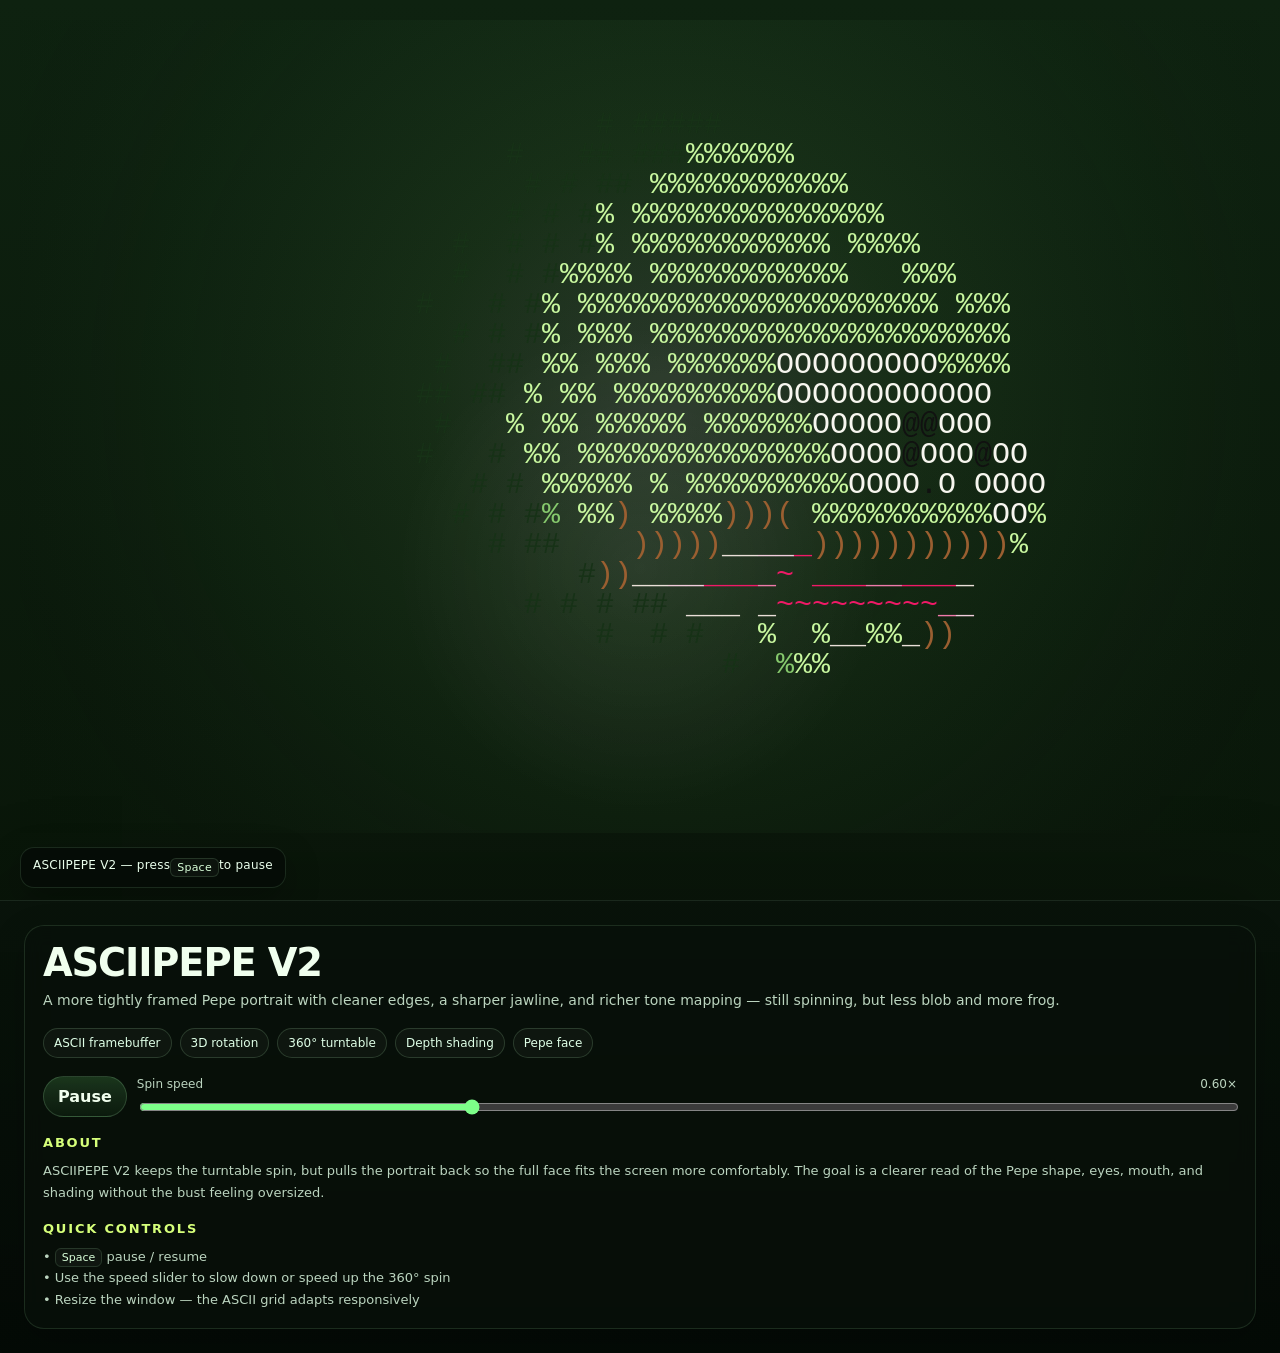
<file: asciipepe/V1/index.html>
<!doctype html>
<html lang="en">
  <head>
    <meta charset="UTF-8" />
    <meta name="viewport" content="width=device-width, initial-scale=1.0" />
    <title>ASCIIPEPE V2</title>
    <style>
      :root {
        color-scheme: dark;
        --bg0: #071006;
        --bg1: #0e2210;
        --panel: rgba(8, 16, 9, 0.78);
        --panel-strong: rgba(6, 13, 7, 0.92);
        --ink: #f0ffee;
        --muted: #bbd4bf;
        --accent: #7dff89;
        --accent2: #d6ff7a;
        --border: rgba(176, 255, 190, 0.12);
        --shadow: rgba(0, 0, 0, 0.28);
      }

      * { box-sizing: border-box; }
      html, body {
        margin: 0;
        min-height: 100%;
        min-height: 100dvh;
        overflow-x: hidden;
        overflow-y: auto;
        -webkit-text-size-adjust: 100%;
        background:
          radial-gradient(circle at 50% 42%, rgba(255,255,255,.08), transparent 24%),
          linear-gradient(180deg, var(--bg1), var(--bg0));
        color: var(--ink);
        font-family: Inter, ui-sans-serif, system-ui, -apple-system, BlinkMacSystemFont, "Segoe UI", sans-serif;
      }
      body::before {
        content: "";
        position: fixed;
        inset: 0;
        background:
          linear-gradient(transparent 0 49.5%, rgba(255,255,255,.02) 50%, transparent 50.5%),
          linear-gradient(90deg, transparent 0 49.5%, rgba(255,255,255,.012) 50%, transparent 50.5%);
        background-size: 100% 5px, 5px 100%;
        opacity: .16;
        pointer-events: none;
      }
      .shell {
        width: 100%;
        min-height: 100dvh;
        display: block;
      }
      .sceneWrap {
        position: relative;
        overflow: hidden;
        isolation: isolate;
        display: flex;
        flex-direction: column;
        min-height: 100svh;
        padding: 20px 20px 12px;
      }
      canvas { width: 100%; flex: 1 1 auto; min-height: 72svh; display: block; }
      .note {
        position: static;
        margin-top: 14px;
        display: inline-flex;
        align-self: flex-start;
        padding: 10px 12px;
        border-radius: 14px;
        background: var(--panel-strong);
        border: 1px solid var(--border);
        color: #eaffec;
        font-size: 12px;
        letter-spacing: 0.02em;
        backdrop-filter: blur(10px);
        box-shadow: 0 12px 34px var(--shadow);
      }
      .kbd {
        color: #d9ffd9;
        border: 1px solid rgba(183,255,189,.14);
        background: rgba(255,255,255,.03);
        padding: 2px 6px;
        border-radius: 6px;
        font-size: 11px;
      }
      .panel {
        padding: 24px;
        background: linear-gradient(180deg, rgba(8,18,10,.82), rgba(4,10,6,.94));
        border-top: 1px solid var(--border);
        box-shadow: 0 -20px 80px rgba(0,0,0,.2);
        overflow: auto;
        -webkit-overflow-scrolling: touch;
        overscroll-behavior: contain;
        padding-bottom: calc(24px + env(safe-area-inset-bottom));
      }
      .card {
        background: var(--panel);
        border: 1px solid var(--border);
        border-radius: 20px;
        padding: 18px;
        backdrop-filter: blur(10px);
        box-shadow: 0 12px 34px rgba(0,0,0,.22);
      }
      h1 {
        margin: 0 0 8px;
        font-size: clamp(28px, 3vw, 40px);
        letter-spacing: -0.03em;
        line-height: 1;
      }
      .lede {
        margin: 0;
        color: var(--muted);
        line-height: 1.55;
        font-size: 14px;
      }
      .pillrow { display: flex; flex-wrap: wrap; gap: 8px; margin-top: 16px; }
      .pill {
        border: 1px solid rgba(183,255,189,.16);
        border-radius: 999px;
        padding: 7px 10px;
        font-size: 12px;
        color: #dfffe7;
        background: rgba(255,255,255,.03);
      }
      .section { margin-top: 18px; }
      .section h2 {
        margin: 0 0 10px;
        font-size: 13px;
        text-transform: uppercase;
        letter-spacing: .14em;
        color: var(--accent2);
      }
      .meta {
        color: var(--muted);
        font-size: 13px;
        line-height: 1.65;
      }
      .controls { display: flex; flex-wrap: wrap; gap: 10px; align-items: center; margin-top: 18px; }
      button {
        appearance: none;
        border: 1px solid rgba(183,255,189,.18);
        background: linear-gradient(180deg, rgba(124,255,136,.16), rgba(94,210,103,.06));
        color: var(--ink);
        border-radius: 999px;
        padding: 10px 14px;
        font: inherit;
        font-weight: 650;
        cursor: pointer;
        transition: transform 160ms ease, border-color 160ms ease;
      }
      button:hover { transform: translateY(-1px); border-color: rgba(183,255,189,.35); }
      button:active { transform: translateY(1px); }
      button:focus-visible { outline: 2px solid var(--accent2); outline-offset: 2px; }
      .slider { display: grid; gap: 6px; min-width: 170px; flex: 1 1 170px; }
      .slider label { display: flex; justify-content: space-between; gap: 10px; font-size: 12px; color: var(--muted); }
      input[type="range"] { width: 100%; accent-color: var(--accent); }
      @media (max-width: 980px) {
        .sceneWrap { padding: 16px 16px 10px; }
      }
      @media (max-width: 720px) and (orientation: portrait) {
        html, body {
          min-height: 100dvh;
        }

        .sceneWrap {
          min-height: 82svh;
          touch-action: manipulation;
          padding: 14px 14px 10px;
        }

        .note {
          margin-top: 12px;
          padding: 8px 10px;
          font-size: 11px;
          max-width: calc(100vw - 20px);
        }

        .panel {
          padding: 14px 14px calc(14px + env(safe-area-inset-bottom));
          box-shadow: 0 -20px 80px rgba(0,0,0,.18);
        }

        .card {
          padding: 14px;
          border-radius: 16px;
        }

        h1 {
          font-size: clamp(24px, 7.2vw, 30px);
          margin-bottom: 6px;
        }

        .lede {
          font-size: 13px;
          line-height: 1.45;
        }

        .pillrow {
          display: none;
        }

        .controls {
          flex-direction: column;
          align-items: stretch;
          gap: 8px;
          margin-top: 14px;
        }

        button {
          width: 100%;
          padding: 12px 14px;
        }

        .slider {
          width: 100%;
          min-width: 0;
        }

        .section {
          margin-top: 14px;
        }

        .meta {
          font-size: 12px;
          line-height: 1.5;
        }
      }
      @media (prefers-reduced-motion: reduce) {
        .note::after { content: "  • motion reduced"; color: var(--muted); }
      }
    </style>
  </head>
  <body>
    <div class="shell">
      <div class="sceneWrap">
        <canvas id="scene" aria-label="Animated ASCII Pepe" role="img"></canvas>
        <div class="note">ASCIIPEPE V2 — press <span class="kbd">Space</span> to pause</div>
      </div>
      <aside class="panel">
        <div class="card">
          <h1>ASCIIPEPE V2</h1>
          <p class="lede">
            A more tightly framed Pepe portrait with cleaner edges, a sharper jawline, and richer tone mapping — still spinning, but less blob and more frog.
          </p>

          <div class="pillrow">
            <span class="pill">ASCII framebuffer</span>
            <span class="pill">3D rotation</span>
            <span class="pill">360° turntable</span>
            <span class="pill">Depth shading</span>
            <span class="pill">Pepe face</span>
          </div>

          <div class="controls">
            <button id="toggle" type="button">Pause</button>
            <div class="slider">
              <label for="speed"><span>Spin speed</span><span id="speedValue">0.6×</span></label>
              <input id="speed" type="range" min="0" max="2" step="0.05" value="0.6" />
            </div>
          </div>

          <div class="section">
            <h2>About</h2>
            <div class="meta">
              ASCIIPEPE V2 keeps the turntable spin, but pulls the portrait back so the full face fits the screen more
              comfortably. The goal is a clearer read of the Pepe shape, eyes, mouth, and shading without the bust
              feeling oversized.
            </div>
          </div>

          <div class="section">
            <h2>Quick controls</h2>
            <div class="meta">
              <div>• <span class="kbd">Space</span> pause / resume</div>
              <div>• Use the speed slider to slow down or speed up the 360° spin</div>
              <div>• Resize the window — the ASCII grid adapts responsively</div>
            </div>
          </div>
        </div>
      </aside>
    </div>

    <script>
      const canvas = document.getElementById('scene');
      const ctx = canvas.getContext('2d');
      const toggleBtn = document.getElementById('toggle');
      const speedInput = document.getElementById('speed');
      const speedValue = document.getElementById('speedValue');

      let width = 0;
      let height = 0;
      let dpr = 1;
      let cols = 0;
      let rows = 0;
      let charW = 10;
      let charH = 18;
      let paused = false;
      let speed = 0.6;
      let rot = 0;
      let drift = 0;
      let raf = 0;

      const ramp = ' .,:;=!*#%@';
      const skinTones = ['#081408', '#102010', '#173217', '#1d441b', '#275b25', '#32722f', '#438a3d', '#5ea951', '#86c96d', '#c8f79f'];
      const rimTones = ['#081408', '#102010', '#173217', '#204320'];
      const cheekTones = ['#6c3b25', '#915030', '#b86d42', '#d99859'];
      const eyeWhite = '#f7f6ef';
      const black = '#111111';
      const lip = '#9a5f31';
      const tongue = '#ef1a67';
      const highlight = '#f6ffe7';

      const clamp = (v, lo, hi) => Math.max(lo, Math.min(hi, v));
      const sat = (v) => clamp(v, 0, 1);
      const ellipse = (x, y, cx, cy, rx, ry) => (((x - cx) / rx) ** 2 + ((y - cy) / ry) ** 2);
      const superEllipse = (x, y, cx, cy, rx, ry, power = 1.7) => {
        const dx = Math.abs((x - cx) / rx);
        const dy = Math.abs((y - cy) / ry);
        return dx ** power + dy ** power;
      };
      const smooth = (a, b, x) => {
        const t = sat((x - a) / (b - a));
        return t * t * (3 - 2 * t);
      };

      function resize() {
        dpr = Math.min(window.devicePixelRatio || 1, 2);
        width = Math.max(1, canvas.clientWidth);
        height = Math.max(1, canvas.clientHeight);
        canvas.width = Math.floor(width * dpr);
        canvas.height = Math.floor(height * dpr);
        canvas.style.width = '100%';
        canvas.style.height = '100%';
        ctx.setTransform(dpr, 0, 0, dpr, 0, 0);

        const compact = width <= 720 || height <= 680;
        charH = Math.max(compact ? 13 : 16, Math.min(compact ? 22 : 30, Math.floor(Math.min(width, height) / (compact ? 26 : 22))));
        charW = Math.max(8, Math.floor(charH * 0.6));
        cols = Math.max(compact ? 30 : 44, Math.floor(width / charW));
        rows = Math.max(compact ? 18 : 24, Math.floor(height / charH));
        ctx.font = `${charH}px ui-monospace, SFMono-Regular, Menlo, Monaco, Consolas, monospace`;
        ctx.textBaseline = 'top';
      }

      function rotate3D(x, y, z, yaw, pitch, roll) {
        const sy = Math.sin(yaw);
        const cy = Math.cos(yaw);
        const sp = Math.sin(pitch);
        const cp = Math.cos(pitch);
        const sr = Math.sin(roll);
        const cr = Math.cos(roll);

        let x1 = x * cy + z * sy;
        let z1 = -x * sy + z * cy;
        let y1 = y;

        let y2 = y1 * cp - z1 * sp;
        let z2 = y1 * sp + z1 * cp;
        let x2 = x1;

        let x3 = x2 * cr - y2 * sr;
        let y3 = x2 * sr + y2 * cr;
        return [x3, y3, z2];
      }

      function headField(x, y) {
        const skull = 1 - superEllipse(x, y, -0.06, -0.10, 0.78, 0.68, 1.72);
        const brow = 1 - superEllipse(x, y, 0.02, -0.28, 0.64, 0.23, 2.35);
        const cheekL = 1 - superEllipse(x, y, -0.38, 0.10, 0.54, 0.40, 1.56);
        const cheekR = 1 - superEllipse(x, y, 0.34, 0.08, 0.42, 0.33, 1.55);
        const jaw = 1 - superEllipse(x, y, 0.02, 0.32, 0.70, 0.28, 1.42);
        const chin = 1 - superEllipse(x, y, 0.08, 0.52, 0.22, 0.09, 2.00);
        const snout = 1 - superEllipse(x, y, 0.16, 0.17, 0.46, 0.17, 2.10);
        return Math.max(skull, brow, cheekL, cheekR, jaw, chin, snout);
      }

      function featureAt(x, y, z, t, turn, light) {
        const profile = headField(x, y);
        if (profile <= 0) return null;

        const edge = smooth(0.05, 0.22, profile);
        const ridge = clamp(z * 0.78 + light * 0.70 + 0.05 * Math.sin(t * 0.75 + x * 3.0), 0, 1);
        const toneIdx = Math.floor(clamp(ridge * (skinTones.length - 1), 0, skinTones.length - 1));
        let ch = ramp[Math.floor(ridge * (ramp.length - 1))];
        let color = skinTones[toneIdx];
        let priority = 1;

        if (profile < 0.18) {
          ch = '#';
          color = rimTones[Math.floor(clamp((1 - profile) * (rimTones.length - 1), 0, rimTones.length - 1))];
          priority = 8;
        }

        if (edge > 0.41 && priority < 7) {
          ch = '%';
          color = skinTones[Math.min(skinTones.length - 1, toneIdx + 1)];
          priority = 7;
        }

        const browLift = 0.020 * Math.sin(t * 1.8 + x * 5.5);
        const eyeShift = turn * 0.06;
        const eyeSquash = 1 - Math.min(0.14, Math.abs(turn) * 0.12);
        const eyeL = ellipse(x, y, -0.14 + eyeShift, -0.06 + browLift, 0.30 * eyeSquash, 0.19);
        const eyeR = ellipse(x, y, 0.22 + eyeShift, -0.05 - browLift, 0.24 * eyeSquash, 0.17);
        const pupilL = ellipse(x, y, -0.08 + eyeShift, -0.03 + browLift, 0.055 * eyeSquash, 0.060);
        const pupilR = ellipse(x, y, 0.22 + eyeShift, -0.02 - browLift, 0.050 * eyeSquash, 0.056);
        const glintL = ellipse(x, y, -0.04 + eyeShift, -0.10 + browLift, 0.028, 0.035);
        const glintR = ellipse(x, y, 0.26 + eyeShift, -0.09 - browLift, 0.024, 0.030);
        const lidL = y < -0.10 && y > -0.32 && x < 0.10 && x > -0.44;
        const lidR = y < -0.11 && y > -0.30 && x > 0.04 && x < 0.54;

        if (eyeL <= 1 && priority < 9) { ch = 'O'; color = eyeWhite; priority = 9; }
        if (eyeR <= 1 && priority < 9) { ch = 'O'; color = eyeWhite; priority = 9; }
        if (pupilL <= 1 && priority < 10) { ch = '@'; color = black; priority = 10; }
        if (pupilR <= 1 && priority < 10) { ch = '@'; color = black; priority = 10; }
        if (glintL <= 1 && priority < 11) { ch = '.'; color = highlight; priority = 11; }
        if (glintR <= 1 && priority < 11) { ch = '.'; color = highlight; priority = 11; }
        if ((lidL || lidR) && priority < 6) { ch = '-'; color = rimTones[1]; priority = 6; }

        const browBarL = y > -0.22 && y < -0.14 && x > -0.38 && x < 0.04;
        const browBarR = y > -0.20 && y < -0.12 && x > 0.02 && x < 0.38;
        if ((browBarL || browBarR) && priority < 7) { ch = '='; color = rimTones[2]; priority = 7; }

        const bridge = Math.abs(x - 0.12 - 0.14 * Math.tan(y * 0.95) - turn * 0.04) < 0.016 && y > -0.13 && y < 0.16;
        if (bridge && priority < 7) { ch = '/'; color = rimTones[2]; priority = 7; }

        const nose = ellipse(x, y, 0.10 + turn * 0.03, 0.05, 0.052, 0.046);
        if (nose <= 1 && priority < 8) { ch = ch === ' ' ? ':' : ch; color = rimTones[1]; priority = 8; }
        const nostrilL = ellipse(x, y, 0.06 + turn * 0.02, 0.08, 0.017, 0.013);
        const nostrilR = ellipse(x, y, 0.12 + turn * 0.02, 0.08, 0.017, 0.013);
        if (nostrilL <= 1 && priority < 9) { ch = '.'; color = black; priority = 9; }
        if (nostrilR <= 1 && priority < 9) { ch = '.'; color = black; priority = 9; }

        const foldL = Math.abs(y - (0.03 + 0.11 * Math.sin((x + 0.46) * 7 + turn))) < 0.022 && x < 0.10 && x > -0.50;
        const foldR = Math.abs(y - (0.04 + 0.08 * Math.sin((x - 0.10) * 7.3 - turn))) < 0.022 && x > 0.02 && x < 0.58;
        if ((foldL || foldR)) { ch = ch === ' ' ? '~' : ch; if (priority < 6) { color = rimTones[1]; priority = 6; } }

        const cheekGlowL = ellipse(x, y, -0.28, 0.12, 0.18, 0.13);
        const cheekGlowR = ellipse(x, y, 0.22, 0.10, 0.17, 0.12);
        if (cheekGlowL <= 1 && priority < 5) {
          ch = ch === ' ' ? '.' : ch;
          color = cheekTones[clamp(3 - Math.floor(cheekGlowL * 3), 0, 3)];
          priority = 5;
        }
        if (cheekGlowR <= 1 && priority < 5) {
          ch = ch === ' ' ? '.' : ch;
          color = cheekTones[clamp(3 - Math.floor(cheekGlowR * 3), 0, 3)];
          priority = 5;
        }

        const mouthCurve = 0.39 + 0.04 * Math.cos((x + 0.08) * 2.6);
        const mouthBand = Math.abs(y - mouthCurve) < 0.020 && x > -0.48 && x < 0.58;
        const mouthShade = Math.abs(y - (mouthCurve + 0.045)) < 0.016 && x > -0.36 && x < 0.50;
        const outerM = ellipse(x, y, 0.02 + turn * 0.03, 0.37, 0.72 * eyeSquash, 0.17);
        const innerM = ellipse(x, y, 0.06 + turn * 0.04, 0.40, 0.60 * eyeSquash, 0.12);
        const tongueM = ellipse(x, y, -0.01 + turn * 0.03, 0.44, 0.24 * eyeSquash, 0.070);
        const toothM = ellipse(x, y, 0.31 + turn * 0.03, 0.40, 0.09, 0.040);
        const gumLine = Math.abs(y - (0.29 + 0.08 * Math.cos((x + 0.10) * 2.8))) < 0.022 && x > -0.44 && x < 0.56;

        if (outerM <= 1 && priority < 8) { ch = ')'; color = lip; priority = 8; }
        if (innerM <= 1 && priority < 9) {
          ch = '_';
          color = innerM < 0.72 ? (innerM > 0.55 ? '#f1cddc' : innerM > 0.38 ? tongue : '#ef7aaa') : '#eadfd8';
          priority = 9;
        }
        if (tongueM <= 1 && priority < 10) { ch = '~'; color = tongue; priority = 10; }
        if (toothM <= 1 && priority < 11) { ch = '.'; color = '#f5ede7'; priority = 11; }
        if (gumLine && priority < 4) { ch = '-'; color = rimTones[0]; priority = 4; }
        if (mouthBand && priority < 8) { ch = x < 0 ? '_' : '-'; color = lip; priority = 8; }
        if (mouthShade && priority < 7) { ch = ch === ' ' ? '.' : ch; color = lip; priority = 7; }

        const cornerL = ellipse(x, y, -0.34 + turn * 0.03, 0.33, 0.11, 0.08);
        const cornerR = ellipse(x, y, 0.40 + turn * 0.03, 0.33, 0.12, 0.085);
        if (cornerL <= 1 && priority < 9) { ch = '('; color = lip; priority = 9; }
        if (cornerR <= 1 && priority < 9) { ch = ')'; color = lip; priority = 9; }

        const jaw = ellipse(x, y, -0.04 + turn * 0.06, 0.32, 0.96 * (1 - Math.abs(turn) * 0.06), 0.74);
        if (jaw <= 1 && priority < 3) {
          ch = ridge > 0.55 ? '.' : ',';
          color = skinTones[Math.max(0, toneIdx - 1)];
          priority = 3;
        }

        const lowerLip = Math.abs(y - (0.40 + 0.06 * Math.cos((x + 0.16) * 4.2))) < 0.018 && x > -0.24 && x < 0.56;
        if (lowerLip && priority < 7) { ch = '_'; color = lip; priority = 7; }

        if (priority < 4 && ridge > 0.95) {
          ch = ch === ' ' ? '.' : ch;
          color = skinTones[Math.min(skinTones.length - 1, toneIdx + 2)];
          priority = 4;
        }

        return { ch, color, priority };
      }

      function drawFrame(time) {
        const t = time * 0.001;
        if (!paused) {
          rot += 0.026 * speed;
          drift += 0.010 * speed;
        }

        ctx.clearRect(0, 0, width, height);
        const bloom = ctx.createRadialGradient(width * 0.52, height * 0.46, 20, width * 0.52, height * 0.46, Math.max(width, height) * 0.64);
        bloom.addColorStop(0, 'rgba(255,255,248,0.12)');
        bloom.addColorStop(0.28, 'rgba(104,165,90,0.12)');
        bloom.addColorStop(0.58, 'rgba(46,89,48,0.10)');
        bloom.addColorStop(1, 'rgba(0,0,0,0)');
        ctx.fillStyle = bloom;
        ctx.fillRect(0, 0, width, height);

        const cellCount = cols * rows;
        const chars = new Array(cellCount).fill(' ');
        const colors = new Array(cellCount).fill('transparent');
        const depth = new Float32Array(cellCount).fill(-1e9);

        const compact = width <= 720 || height <= 680;
        const scenePad = compact ? 0.14 : 0.11;
        const padX = width * scenePad;
        const padY = height * scenePad;
        const usableWidth = Math.max(0, width - padX * 2);
        const usableHeight = Math.max(0, height - padY * 2);
        const baseX = padX + usableWidth * 0.5;
        const baseY = padY + usableHeight * 0.5;
        const scale = Math.min(usableWidth, usableHeight) * (compact ? 0.60 : 0.66);
        const spin = rot;
        const yaw = spin;
        const pitch = 0.18 * Math.sin(t * 0.54) - 0.08;
        const roll = 0.10 * Math.sin(t * 0.38) + 0.02 * Math.sin(t * 1.3);
        const turn = Math.sin(t * 0.55) * 0.32 + Math.sin(t * 1.15) * 0.06;
        const sway = Math.sin(t * 0.36) * 0.06;

        for (let row = 0; row < rows; row++) {
          for (let col = 0; col < cols; col++) {
            const idx = row * cols + col;
            const nx = (col / (cols - 1)) * 2 - 1;
            const ny = (row / (rows - 1)) * 2 - 1;

            let x = nx * 1.08 + 0.08 * Math.sin(t * 0.65 + ny * 3.2);
            let y = ny * 1.02 + 0.04 * Math.cos(t * 0.9 + nx * 4.1);
            x *= 1 - Math.min(0.16, Math.abs(nx) * 0.08);
            y *= 1 - Math.min(0.08, Math.abs(ny) * 0.05);

            const profile = headField(x, y);
            if (profile <= 0) continue;
            const localZ = Math.sqrt(profile) * 0.98;
            const lit = clamp(0.58 + localZ * 0.36 - x * 0.12 - y * 0.08 + Math.cos(yaw) * 0.05, 0, 1);
            let [rx, ry, rz] = rotate3D(x, y, localZ, yaw, pitch, roll);
            rx += 0.03 * Math.sin(t * 0.4 + y * 2.4);
            ry += sway * rx;
            rz += 0.02 * Math.cos(t * 0.3 + x * 2.1);

            const sx = baseX + rx * scale;
            const sy = baseY + ry * scale * (compact ? 0.88 : 0.93);
            const c = Math.floor(sx / charW);
            const r = Math.floor(sy / charH);
            if (c < 0 || c >= cols || r < 0 || r >= rows) continue;

            const screenIdx = r * cols + c;
            const depthValue = rz + localZ * 0.22;
            if (depthValue <= depth[screenIdx]) continue;

            const feature = featureAt(x, y, localZ, t + drift, turn, lit);
            if (!feature) continue;
            depth[screenIdx] = depthValue;
            chars[screenIdx] = feature.ch;
            colors[screenIdx] = feature.color;
          }
        }

        for (let row = 0; row < rows; row++) {
          for (let col = 0; col < cols; col++) {
            const idx = row * cols + col;
            const ch = chars[idx];
            if (ch === ' ') continue;
            ctx.fillStyle = colors[idx];
            ctx.fillText(ch, col * charW, row * charH);
          }
        }

        raf = requestAnimationFrame(drawFrame);
      }

      function setSpeed(v) {
        speed = v;
        speedValue.textContent = `${Number(v).toFixed(2).replace(/\.00$/, '.0')}×`;
      }

      toggleBtn.addEventListener('click', () => {
        paused = !paused;
        toggleBtn.textContent = paused ? 'Resume' : 'Pause';
      });
      speedInput.addEventListener('input', (e) => setSpeed(parseFloat(e.target.value)));
      window.addEventListener('keydown', (e) => {
        if (e.code === 'Space') {
          e.preventDefault();
          toggleBtn.click();
        }
      });
      window.addEventListener('resize', resize);

      resize();
      setSpeed(parseFloat(speedInput.value));
      drawFrame(performance.now());
    </script>
  </body>
</html>
</file>
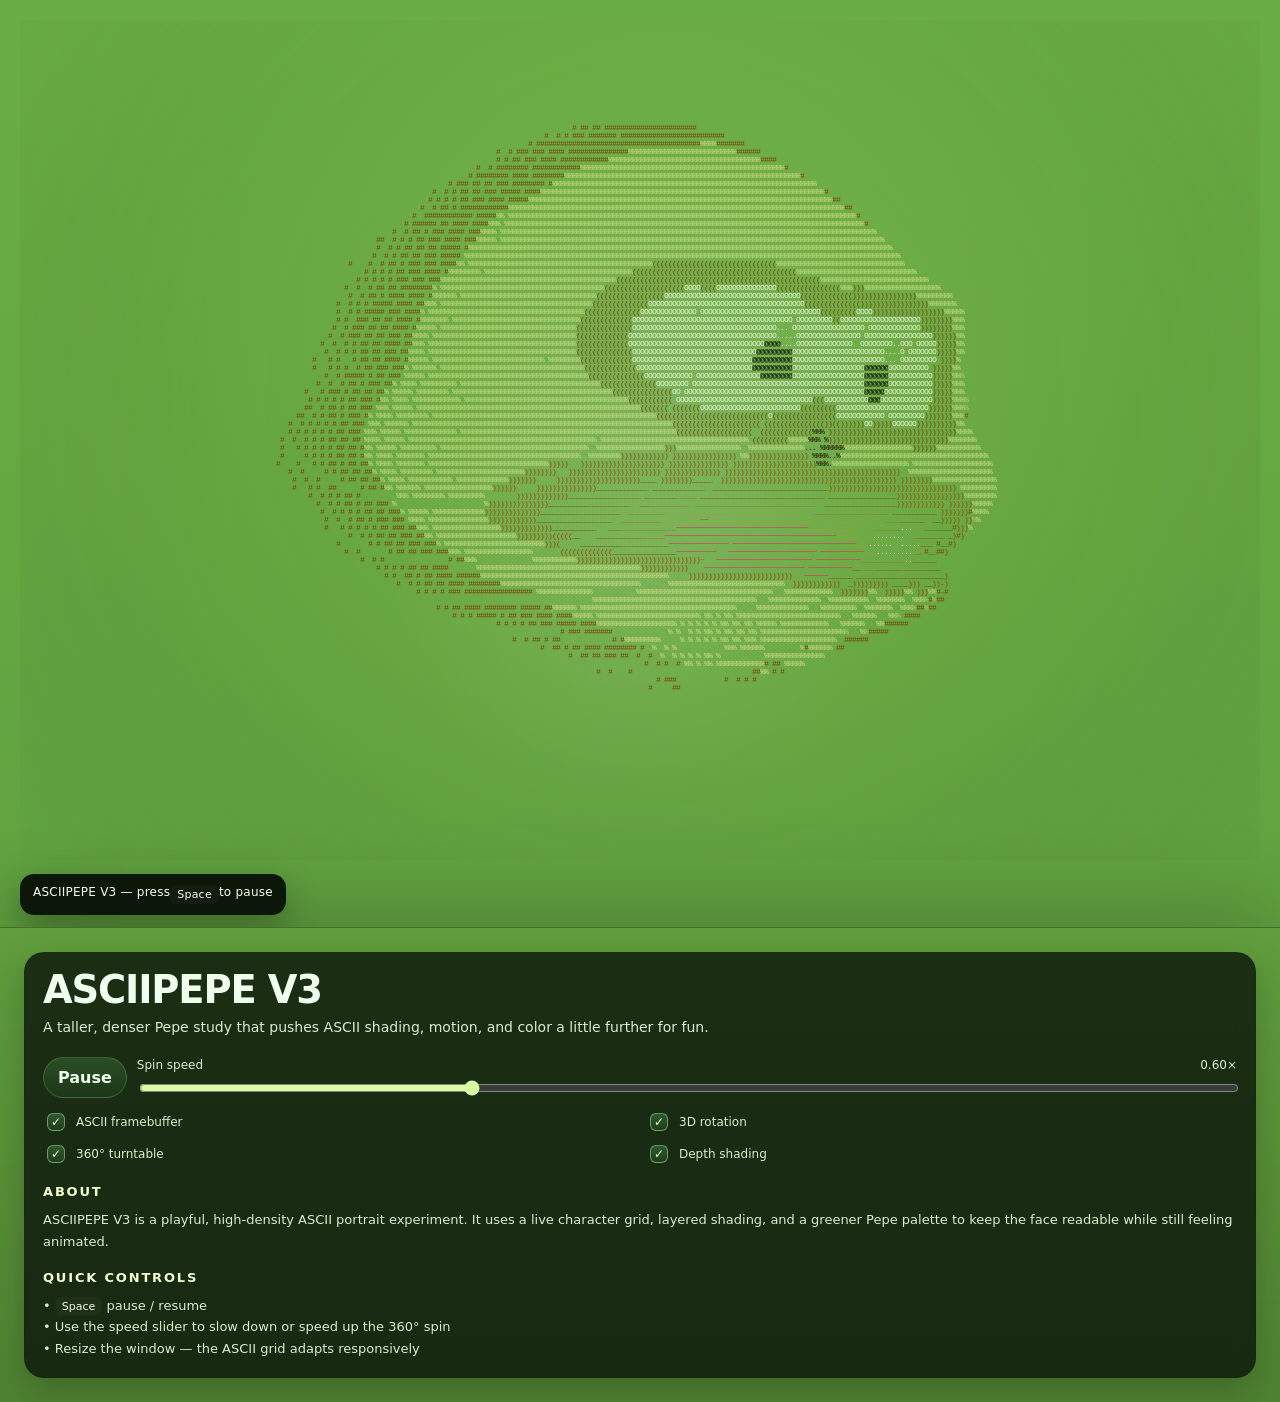
<file: asciipepe/v3/index.html>
<!doctype html>
<html lang="en">
  <head>
    <meta charset="UTF-8" />
    <meta name="viewport" content="width=device-width, initial-scale=1.0" />
    <title>ASCIIPEPE V3</title>
    <style>
      :root {
        color-scheme: dark;
        --bg0: #5d9d3d;
        --bg1: #6aad44;
        --panel: rgba(8, 16, 9, 0.78);
        --panel-strong: rgba(6, 13, 7, 0.92);
        --ink: #f0ffee;
        --muted: #d7efcb;
        --accent: #d8ff9f;
        --accent2: #f4ffcf;
        --border: rgba(18, 38, 2, 0.20);
        --shadow: rgba(0, 0, 0, 0.28);
      }

      * { box-sizing: border-box; }
      html, body {
        margin: 0;
        min-height: 100%;
        min-height: 100dvh;
        overflow-x: hidden;
        overflow-y: auto;
        -webkit-text-size-adjust: 100%;
        background:
          radial-gradient(circle at 50% 42%, rgba(255,255,255,.08), transparent 24%),
          linear-gradient(180deg, var(--bg1), var(--bg0));
        color: var(--ink);
        font-family: Inter, ui-sans-serif, system-ui, -apple-system, BlinkMacSystemFont, "Segoe UI", sans-serif;
      }
      body::before {
        content: "";
        position: fixed;
        inset: 0;
        background:
          linear-gradient(transparent 0 49.5%, rgba(255,255,255,.02) 50%, transparent 50.5%),
          linear-gradient(90deg, transparent 0 49.5%, rgba(255,255,255,.012) 50%, transparent 50.5%);
        background-size: 100% 5px, 5px 100%;
        opacity: .16;
        pointer-events: none;
      }
      .shell {
        width: 100%;
        min-height: 100dvh;
        display: block;
      }
      .sceneWrap {
        position: relative;
        overflow: hidden;
        isolation: isolate;
        display: flex;
        flex-direction: column;
        min-height: 100svh;
        padding: 20px 20px 12px;
      }
      canvas { width: 100%; flex: 1 1 auto; min-height: 840px; display: block; }
      .note {
        position: static;
        margin-top: 14px;
        display: inline-flex;
        align-self: flex-start;
        padding: 10px 12px;
        border-radius: 14px;
        background: var(--panel-strong);
        border: 1px solid var(--border);
        color: #f4ffe7;
        font-size: 12px;
        letter-spacing: 0.02em;
        backdrop-filter: blur(10px);
        box-shadow: 0 12px 34px var(--shadow);
      }
      .kbd {
        color: #f4ffe7;
        border: 1px solid rgba(18, 38, 2, .18);
        background: rgba(255,255,255,.03);
        padding: 2px 6px;
        border-radius: 6px;
        font-size: 11px;
      }
      .panel {
        padding: 24px;
        background: linear-gradient(180deg, rgba(96, 158, 61, .92), rgba(78, 129, 48, .95));
        border-top: 1px solid var(--border);
        box-shadow: 0 -20px 80px rgba(0,0,0,.2);
        overflow: auto;
        -webkit-overflow-scrolling: touch;
        overscroll-behavior: contain;
        padding-bottom: calc(24px + env(safe-area-inset-bottom));
      }
      .card {
        background: var(--panel);
        border: 1px solid var(--border);
        border-radius: 20px;
        padding: 18px;
        backdrop-filter: blur(10px);
        box-shadow: 0 12px 34px rgba(0,0,0,.22);
      }
      h1 {
        margin: 0 0 8px;
        font-size: clamp(28px, 3vw, 40px);
        letter-spacing: -0.03em;
        line-height: 1;
      }
      .lede {
        margin: 0;
        color: var(--muted);
        line-height: 1.55;
        font-size: 14px;
      }
      .pillrow { display: flex; flex-wrap: wrap; gap: 8px; margin-top: 16px; }
      .pill {
        border: 1px solid rgba(18, 38, 2, .18);
        border-radius: 999px;
        padding: 7px 10px;
        font-size: 12px;
        color: #dfffe7;
        background: rgba(255,255,255,.03);
      }
      .section { margin-top: 18px; }
      .section h2 {
        margin: 0 0 10px;
        font-size: 13px;
        text-transform: uppercase;
        letter-spacing: .14em;
        color: var(--accent2);
      }
      .meta {
        color: var(--muted);
        font-size: 13px;
        line-height: 1.65;
      }
      .controls { display: flex; flex-wrap: wrap; gap: 10px; align-items: center; margin-top: 18px; }
      button {
        appearance: none;
        border: 1px solid rgba(183,255,189,.18);
        background: linear-gradient(180deg, rgba(124,255,136,.16), rgba(94,210,103,.06));
        color: var(--ink);
        border-radius: 999px;
        padding: 10px 14px;
        font: inherit;
        font-weight: 650;
        cursor: pointer;
        transition: transform 160ms ease, border-color 160ms ease;
      }
      button:hover { transform: translateY(-1px); border-color: rgba(183,255,189,.35); }
      button:active { transform: translateY(1px); }
      button:focus-visible { outline: 2px solid var(--accent2); outline-offset: 2px; }
      .slider { display: grid; gap: 6px; min-width: 170px; flex: 1 1 170px; }
      .slider label { display: flex; justify-content: space-between; gap: 10px; font-size: 12px; color: var(--muted); }
      .toggleGrid {
        display: grid;
        grid-template-columns: repeat(2, minmax(0, 1fr));
        gap: 8px 12px;
        margin-top: 12px;
      }
      .toggleItem {
        display: flex;
        align-items: center;
        gap: 8px;
        font-size: 12px;
        color: var(--muted);
        user-select: none;
      }
      .toggleItem input {
        appearance: none;
        width: 18px;
        height: 18px;
        border-radius: 6px;
        border: 1px solid rgba(183,255,189,.25);
        background: rgba(255,255,255,.03);
        display: inline-grid;
        place-items: center;
        cursor: pointer;
      }
      .toggleItem input:checked {
        background: linear-gradient(180deg, rgba(124,255,136,.22), rgba(94,210,103,.10));
        border-color: rgba(183,255,189,.45);
      }
      .toggleItem input:checked::after {
        content: '✓';
        color: var(--ink);
        font-size: 12px;
        line-height: 1;
      }
      input[type="range"] { width: 100%; accent-color: var(--accent); }
      @media (max-width: 980px) {
        .sceneWrap { padding: 16px 16px 10px; }
      }
      @media (max-width: 720px) and (orientation: portrait) {
        html, body {
          min-height: 100dvh;
        }

        .sceneWrap {
          min-height: 92svh;
          touch-action: manipulation;
          padding: 14px 14px 10px;
        }

        canvas { min-height: 420px; }

        .note {
          margin-top: 12px;
          padding: 8px 10px;
          font-size: 11px;
          max-width: calc(100vw - 20px);
        }

        .panel {
          padding: 14px 14px calc(14px + env(safe-area-inset-bottom));
          box-shadow: 0 -20px 80px rgba(0,0,0,.18);
        }

        .card {
          padding: 14px;
          border-radius: 16px;
        }

        h1 {
          font-size: clamp(24px, 7.2vw, 30px);
          margin-bottom: 6px;
        }

        .lede {
          font-size: 13px;
          line-height: 1.45;
        }

        .pillrow {
          display: none;
        }

        .controls {
          flex-direction: column;
          align-items: stretch;
          gap: 8px;
          margin-top: 14px;
        }

        button {
          width: 100%;
          padding: 12px 14px;
        }

        .slider {
          width: 100%;
          min-width: 0;
        }

        .section {
          margin-top: 14px;
        }

        .meta {
          font-size: 12px;
          line-height: 1.5;
        }
      }
      @media (prefers-reduced-motion: reduce) {
        .note::after { content: "  • motion reduced"; color: var(--muted); }
      }
    </style>
  </head>
  <body>
    <div class="shell">
      <div class="sceneWrap">
        <canvas id="scene" aria-label="Animated ASCII Pepe" role="img"></canvas>
        <div class="note">ASCIIPEPE V3 — press <span class="kbd">Space</span> to pause</div>
      </div>
      <aside class="panel">
        <div class="card">
          <h1>ASCIIPEPE V3</h1>
          <p class="lede">
            A taller, denser Pepe study that pushes ASCII shading, motion, and color a little further for fun.
          </p>

          <div class="controls">
            <button id="toggle" type="button">Pause</button>
            <div class="slider">
              <label for="speed"><span>Spin speed</span><span id="speedValue">0.6×</span></label>
              <input id="speed" type="range" min="0" max="2" step="0.05" value="0.6" />
            </div>
          </div>

          <div class="toggleGrid" aria-label="Render options">
            <label class="toggleItem"><input id="framebufferToggle" type="checkbox" checked /> ASCII framebuffer</label>
            <label class="toggleItem"><input id="rotationToggle" type="checkbox" checked /> 3D rotation</label>
            <label class="toggleItem"><input id="turntableToggle" type="checkbox" checked /> 360° turntable</label>
            <label class="toggleItem"><input id="depthToggle" type="checkbox" checked /> Depth shading</label>
          </div>

          <div class="section">
            <h2>About</h2>
            <div class="meta">
              ASCIIPEPE V3 is a playful, high-density ASCII portrait experiment. It uses a live character grid,
              layered shading, and a greener Pepe palette to keep the face readable while still feeling animated.
            </div>
          </div>

          <div class="section">
            <h2>Quick controls</h2>
            <div class="meta">
              <div>• <span class="kbd">Space</span> pause / resume</div>
              <div>• Use the speed slider to slow down or speed up the 360° spin</div>
              <div>• Resize the window — the ASCII grid adapts responsively</div>
            </div>
          </div>
        </div>
      </aside>
    </div>

    <script>
      const canvas = document.getElementById('scene');
      const ctx = canvas.getContext('2d');
      const toggleBtn = document.getElementById('toggle');
      const speedInput = document.getElementById('speed');
      const speedValue = document.getElementById('speedValue');
      const framebufferToggle = document.getElementById('framebufferToggle');
      const rotationToggle = document.getElementById('rotationToggle');
      const turntableToggle = document.getElementById('turntableToggle');
      const depthToggle = document.getElementById('depthToggle');

      let width = 0;
      let height = 0;
      let dpr = 1;
      let cols = 0;
      let rows = 0;
      let charW = 10;
      let charH = 18;
      let paused = false;
      let speed = 0.6;
      let rot = 0;
      let drift = 0;
      let frozenT = 0;
      let raf = 0;
      let showFramebuffer = true;
      let showRotation = true;
      let showTurntable = true;
      let showDepth = true;

      const ramp = ' .,:;=!*#%@';
      const skinTones = ['#080604', '#182700', '#233800', '#304a00', '#488000', '#5a8928', '#709638', '#88ab46', '#a0bb53', '#b8ca66', '#d0db82'];
      const rimTones = ['#080604', '#241100', '#3d1900', '#5a2700', '#7a3900', '#964400'];
      const cheekTones = ['#7a4a22', '#99561f', '#b06a26', '#c07b3b', '#d08c59', '#e0ad87'];
      const eyeWhite = '#f2f4df';
      const black = '#080604';
      const lip = '#964400';
      const mouthTones = ['#5f2700', '#7e3900', '#964400', '#b36214', '#cf8a2f'];
      const tongue = '#ef1a67';
      const highlight = '#fff8ef';

      const clamp = (v, lo, hi) => Math.max(lo, Math.min(hi, v));
      const sat = (v) => clamp(v, 0, 1);
      const ellipse = (x, y, cx, cy, rx, ry) => (((x - cx) / rx) ** 2 + ((y - cy) / ry) ** 2);
      const superEllipse = (x, y, cx, cy, rx, ry, power = 1.7) => {
        const dx = Math.abs((x - cx) / rx);
        const dy = Math.abs((y - cy) / ry);
        return dx ** power + dy ** power;
      };
      const smooth = (a, b, x) => {
        const t = sat((x - a) / (b - a));
        return t * t * (3 - 2 * t);
      };

      function syncFeatureState() {
        showFramebuffer = framebufferToggle.checked;
        showRotation = rotationToggle.checked;
        showTurntable = turntableToggle.checked;
        showDepth = depthToggle.checked;
      }

      function resize() {
        dpr = Math.min(window.devicePixelRatio || 1, 2);
        width = Math.max(1, canvas.clientWidth);
        height = Math.max(1, canvas.clientHeight);
        canvas.width = Math.floor(width * dpr);
        canvas.height = Math.floor(height * dpr);
        canvas.style.width = '100%';
        canvas.style.height = '100%';
        ctx.setTransform(dpr, 0, 0, dpr, 0, 0);

        const compact = width <= 720 || height <= 680;
        const targetRows = 100;
        const targetCols = compact ? 140 : 260;
        const frameBias = showFramebuffer ? 1 : 0.92;
        charH = Math.max(1, Math.floor(height / targetRows));
        charW = Math.max(1, Math.floor((width / targetCols) * frameBias));
        cols = Math.max(targetCols, Math.floor((width / charW) * frameBias));
        rows = targetRows;
        ctx.font = `${charH}px ui-monospace, SFMono-Regular, Menlo, Monaco, Consolas, monospace`;
        ctx.textBaseline = 'top';
      }

      function rotate3D(x, y, z, yaw, pitch, roll) {
        const sy = Math.sin(yaw);
        const cy = Math.cos(yaw);
        const sp = Math.sin(pitch);
        const cp = Math.cos(pitch);
        const sr = Math.sin(roll);
        const cr = Math.cos(roll);

        let x1 = x * cy + z * sy;
        let z1 = -x * sy + z * cy;
        let y1 = y;

        let y2 = y1 * cp - z1 * sp;
        let z2 = y1 * sp + z1 * cp;
        let x2 = x1;

        let x3 = x2 * cr - y2 * sr;
        let y3 = x2 * sr + y2 * cr;
        return [x3, y3, z2];
      }

      function headField(x, y) {
        const skull = 1 - superEllipse(x, y, -0.06, -0.10, 0.78, 0.68, 1.72);
        const brow = 1 - superEllipse(x, y, 0.02, -0.28, 0.64, 0.23, 2.35);
        const cheekL = 1 - superEllipse(x, y, -0.38, 0.10, 0.54, 0.40, 1.56);
        const cheekR = 1 - superEllipse(x, y, 0.34, 0.08, 0.42, 0.33, 1.55);
        const jaw = 1 - superEllipse(x, y, 0.02, 0.32, 0.70, 0.28, 1.42);
        const chin = 1 - superEllipse(x, y, 0.08, 0.52, 0.22, 0.09, 2.00);
        const snout = 1 - superEllipse(x, y, 0.16, 0.17, 0.46, 0.17, 2.10);
        return Math.max(skull, brow, cheekL, cheekR, jaw, chin, snout);
      }

      function featureAt(x, y, z, t, turn, light) {
        const profile = headField(x, y);
        if (profile <= 0) return null;

        const edge = smooth(0.05, 0.22, profile);
        const ridge = showDepth ? clamp(z * 0.78 + light * 0.70 + 0.05 * Math.sin(t * 0.75 + x * 3.0), 0, 1) : 0.56;
        const toneIdx = Math.floor(clamp(ridge * (skinTones.length - 1), 0, skinTones.length - 1));
        let ch = ramp[Math.floor(ridge * (ramp.length - 1))];
        let color = showDepth ? skinTones[toneIdx] : skinTones[5];
        let priority = 1;

        if (profile < 0.18) {
          ch = '#';
          color = rimTones[Math.floor(clamp((1 - profile) * (rimTones.length - 1), 0, rimTones.length - 1))];
          priority = 8;
        }

        if (showDepth && edge > 0.41 && priority < 7) {
          ch = '%';
          color = skinTones[Math.min(skinTones.length - 1, toneIdx + 2)];
          priority = 7;
        }

        const browLift = 0;
        const eyeShift = 0;
        const eyeSquash = 1 - Math.min(0.08, Math.abs(turn) * 0.05);
        const eyeSocketL = ellipse(x, y, -0.14 + eyeShift, -0.16 + browLift, 0.35 * eyeSquash, 0.23);
        const eyeSocketR = ellipse(x, y, 0.23 + eyeShift, -0.15 - browLift, 0.30 * eyeSquash, 0.20);
        const eyeL = ellipse(x, y, -0.14 + eyeShift, -0.16 + browLift, 0.25 * eyeSquash, 0.16);
        const eyeR = ellipse(x, y, 0.22 + eyeShift, -0.15 - browLift, 0.21 * eyeSquash, 0.14);
        const pupilL = ellipse(x, y, -0.07 + eyeShift, -0.13 + browLift, 0.048 * eyeSquash, 0.054);
        const pupilR = ellipse(x, y, 0.22 + eyeShift, -0.12 - browLift, 0.044 * eyeSquash, 0.050);
        const glintL = ellipse(x, y, -0.04 + eyeShift, -0.20 + browLift, 0.026, 0.032);
        const glintR = ellipse(x, y, 0.26 + eyeShift, -0.19 - browLift, 0.022, 0.028);
        const lidL = y < -0.10 && y > -0.32 && x < 0.06 && x > -0.46;
        const lidR = y < -0.11 && y > -0.30 && x > 0.04 && x < 0.56;

        if (eyeSocketL <= 1 && priority < 8) { ch = '('; color = rimTones[4]; priority = 8; }
        if (eyeSocketR <= 1 && priority < 8) { ch = ')'; color = rimTones[4]; priority = 8; }
        if (eyeL <= 1 && priority < 9) { ch = 'O'; color = eyeWhite; priority = 9; }
        if (eyeR <= 1 && priority < 9) { ch = 'O'; color = eyeWhite; priority = 9; }
        if (pupilL <= 1 && priority < 10) { ch = '@'; color = black; priority = 10; }
        if (pupilR <= 1 && priority < 10) { ch = '@'; color = black; priority = 10; }
        if (glintL <= 1 && priority < 11) { ch = '.'; color = highlight; priority = 11; }
        if (glintR <= 1 && priority < 11) { ch = '.'; color = highlight; priority = 11; }
        if ((lidL || lidR) && priority < 6) { ch = '-'; color = rimTones[1]; priority = 6; }

        const browBarL = y > -0.22 && y < -0.14 && x > -0.38 && x < 0.02;
        const browBarR = y > -0.20 && y < -0.12 && x > 0.02 && x < 0.42;
        if ((browBarL || browBarR) && priority < 7) { ch = '='; color = rimTones[3]; priority = 7; }

        const bridge = Math.abs(x - 0.12 - 0.14 * Math.tan(y * 0.95) - turn * 0.04) < 0.014 && y > -0.13 && y < 0.16;
        if (bridge && priority < 7) { ch = '/'; color = rimTones[3]; priority = 7; }

        const nose = ellipse(x, y, 0.10 + turn * 0.03, 0.05, 0.052, 0.046);
        if (nose <= 1 && priority < 8) { ch = ch === ' ' ? ':' : ch; color = rimTones[1]; priority = 8; }
        const nostrilL = ellipse(x, y, 0.06 + turn * 0.02, 0.08, 0.017, 0.013);
        const nostrilR = ellipse(x, y, 0.12 + turn * 0.02, 0.08, 0.017, 0.013);
        if (nostrilL <= 1 && priority < 9) { ch = '.'; color = black; priority = 9; }
        if (nostrilR <= 1 && priority < 9) { ch = '.'; color = black; priority = 9; }

        const foldL = Math.abs(y - (0.03 + 0.11 * Math.sin((x + 0.46) * 7 + turn))) < 0.022 && x < 0.10 && x > -0.50;
        const foldR = Math.abs(y - (0.04 + 0.08 * Math.sin((x - 0.10) * 7.3 - turn))) < 0.022 && x > 0.02 && x < 0.58;
        if ((foldL || foldR)) { ch = ch === ' ' ? '~' : ch; if (priority < 6) { color = rimTones[1]; priority = 6; } }

        const cheekGlowL = ellipse(x, y, -0.28, 0.12, 0.18, 0.13);
        const cheekGlowR = ellipse(x, y, 0.22, 0.10, 0.17, 0.12);
        if (cheekGlowL <= 1 && priority < 5) {
          ch = ch === ' ' ? '.' : ch;
          color = cheekTones[clamp(5 - Math.floor(cheekGlowL * 5), 0, 5)];
          priority = 5;
        }
        if (cheekGlowR <= 1 && priority < 5) {
          ch = ch === ' ' ? '.' : ch;
          color = cheekTones[clamp(5 - Math.floor(cheekGlowR * 5), 0, 5)];
          priority = 5;
        }

        const mouthCurve = 0.258 + 0.072 * ((x - 0.03) * (x - 0.03) * 4.4 - 0.34);
        const mouthBand = Math.abs(y - mouthCurve) < 0.023 && x > -0.50 && x < 0.60;
        const mouthShade = Math.abs(y - (mouthCurve + 0.038)) < 0.018 && x > -0.38 && x < 0.52;
        const mouthRim = ellipse(x, y, 0.03, 0.258, 0.77 * eyeSquash, 0.19);
        const outerM = ellipse(x, y, 0.02, 0.250, 0.66 * eyeSquash, 0.16);
        const innerM = ellipse(x, y, 0.04, 0.272, 0.58 * eyeSquash, 0.108);
        const tongueM = ellipse(x, y, -0.01, 0.322, 0.24 * eyeSquash, 0.066);
        const toothM = ellipse(x, y, 0.35, 0.273, 0.09, 0.040);
        const gumLine = Math.abs(y - (0.176 + 0.078 * Math.cos((x + 0.06) * 2.8))) < 0.020 && x > -0.44 && x < 0.56;

        if (mouthRim <= 1 && priority < 7) { ch = mouthRim < 0.7 ? ')' : '('; color = rimTones[4]; priority = 7; }
        if (outerM <= 1 && priority < 8) { ch = ')'; color = lip; priority = 8; }
        if (innerM <= 1 && priority < 9) {
          ch = '_';
          color = mouthTones[Math.min(mouthTones.length - 1, Math.max(0, 4 - Math.floor(innerM * 4)))];
          priority = 9;
        }
        if (tongueM <= 1 && priority < 10) { ch = '~'; color = tongue; priority = 10; }
        if (toothM <= 1 && priority < 11) { ch = '.'; color = '#f5ede7'; priority = 11; }
        if (gumLine && priority < 4) { ch = '-'; color = rimTones[0]; priority = 4; }
        if (mouthBand && priority < 8) { ch = x < 0 ? '_' : '-'; color = lip; priority = 8; }
        if (mouthShade && priority < 7) { ch = ch === ' ' ? '.' : ch; color = lip; priority = 7; }

        const cornerL = ellipse(x, y, -0.38 + turn * 0.03, 0.286, 0.12, 0.088);
        const cornerR = ellipse(x, y, 0.44 + turn * 0.03, 0.282, 0.13, 0.090);
        if (cornerL <= 1 && priority < 9) { ch = '('; color = lip; priority = 9; }
        if (cornerR <= 1 && priority < 9) { ch = ')'; color = lip; priority = 9; }

        const jaw = ellipse(x, y, -0.04 + turn * 0.06, 0.32, 0.96 * (1 - Math.abs(turn) * 0.06), 0.74);
        if (jaw <= 1 && priority < 3) {
          ch = ridge > 0.55 ? '.' : ',';
          color = skinTones[Math.max(0, toneIdx - 1)];
          priority = 3;
        }

        const lowerLip = Math.abs(y - (0.39 + 0.06 * Math.cos((x + 0.16) * 4.2))) < 0.018 && x > -0.24 && x < 0.58;
        if (lowerLip && priority < 7) { ch = '_'; color = lip; priority = 7; }

        if (priority < 4 && ridge > 0.95) {
          ch = ch === ' ' ? '.' : ch;
          color = skinTones[Math.min(skinTones.length - 1, toneIdx + 2)];
          priority = 4;
        }

        return { ch, color, priority };
      }

      function drawFrame(time) {
        const t = time * 0.001;
        const animT = paused ? frozenT : t;
        if (!paused && showTurntable) {
          rot += 0.026 * speed;
          drift += 0.010 * speed;
        }

        ctx.clearRect(0, 0, width, height);
        const bloom = ctx.createRadialGradient(width * 0.52, height * 0.46, 20, width * 0.52, height * 0.46, Math.max(width, height) * 0.64);
        bloom.addColorStop(0, 'rgba(248,255,240,0.12)');
        bloom.addColorStop(0.28, 'rgba(165,207,98,0.12)');
        bloom.addColorStop(0.58, 'rgba(92,145,52,0.10)');
        bloom.addColorStop(1, 'rgba(0,0,0,0)');
        ctx.fillStyle = bloom;
        ctx.fillRect(0, 0, width, height);

        const cellCount = cols * rows;
        const chars = new Array(cellCount).fill(' ');
        const colors = new Array(cellCount).fill('transparent');
        const depth = new Float32Array(cellCount).fill(-1e9);

        const compact = width <= 720 || height <= 680;
        const scenePad = compact ? 0.14 : 0.11;
        const padX = width * scenePad;
        const padY = height * scenePad;
        const usableWidth = Math.max(0, width - padX * 2);
        const usableHeight = Math.max(0, height - padY * 2);
        const baseX = padX + usableWidth * 0.5;
        const baseY = padY + usableHeight * 0.5;
        const scale = Math.min(usableWidth, usableHeight) * (compact ? 0.60 : 0.66);
        const spin = showTurntable ? rot : 0;
        const yaw = showRotation ? spin : 0;
        const pitch = showRotation ? (0.18 * Math.sin(animT * 0.54) - 0.08) : 0;
        const roll = showRotation ? (0.10 * Math.sin(animT * 0.38) + 0.02 * Math.sin(animT * 1.3)) : 0;
        const turn = showTurntable ? (Math.sin(animT * 0.55) * 0.32 + Math.sin(animT * 1.15) * 0.06) : 0;

        for (let row = 0; row < rows; row++) {
          for (let col = 0; col < cols; col++) {
            const idx = row * cols + col;
            const nx = (col / (cols - 1)) * 2 - 1;
            const ny = (row / (rows - 1)) * 2 - 1;

            let x = nx * 1.08;
            let y = ny * 1.02;
            x *= 1 - Math.min(0.16, Math.abs(nx) * 0.08);
            y *= 1 - Math.min(0.08, Math.abs(ny) * 0.05);

            const profile = headField(x, y);
            if (profile <= 0) continue;
            const localZ = Math.sqrt(profile) * 0.98;
            const lit = showDepth ? clamp(0.58 + localZ * 0.36 - x * 0.12 - y * 0.08 + Math.cos(yaw) * 0.05, 0, 1) : 0.55;
            let [rx, ry, rz] = showRotation ? rotate3D(x, y, localZ, yaw, pitch, roll) : [x, y, localZ];

            const sx = baseX + rx * scale;
            const sy = baseY + ry * scale * (compact ? 0.88 : 0.93);
            const c = Math.floor(sx / charW);
            const r = Math.floor(sy / charH);
            if (c < 0 || c >= cols || r < 0 || r >= rows) continue;

            const screenIdx = r * cols + c;
            const depthValue = rz + localZ * 0.22;
            if (depthValue <= depth[screenIdx]) continue;

            const feature = featureAt(x, y, localZ, animT + drift, turn, lit);
            if (!feature) continue;
            depth[screenIdx] = depthValue;
            chars[screenIdx] = feature.ch;
            colors[screenIdx] = feature.color;
          }
        }

        for (let row = 0; row < rows; row++) {
          for (let col = 0; col < cols; col++) {
            const idx = row * cols + col;
            const ch = chars[idx];
            if (ch === ' ') continue;
            ctx.fillStyle = colors[idx];
            ctx.fillText(ch, col * charW, row * charH);
          }
        }

        raf = requestAnimationFrame(drawFrame);
      }

      function setSpeed(v) {
        speed = v;
        speedValue.textContent = `${Number(v).toFixed(2).replace(/\.00$/, '.0')}×`;
      }

      toggleBtn.addEventListener('click', () => {
        paused = !paused;
        if (paused) frozenT = performance.now() * 0.001;
        toggleBtn.textContent = paused ? 'Resume' : 'Pause';
      });
      speedInput.addEventListener('input', (e) => setSpeed(parseFloat(e.target.value)));
      framebufferToggle.addEventListener('change', () => { syncFeatureState(); resize(); });
      rotationToggle.addEventListener('change', () => { syncFeatureState(); resize(); });
      turntableToggle.addEventListener('change', () => { syncFeatureState(); resize(); });
      depthToggle.addEventListener('change', () => { syncFeatureState(); resize(); });
      window.addEventListener('keydown', (e) => {
        if (e.code === 'Space') {
          e.preventDefault();
          toggleBtn.click();
        }
      });
      window.addEventListener('resize', resize);
      syncFeatureState();
      resize();
      setSpeed(parseFloat(speedInput.value));
      drawFrame(performance.now());
    </script>
  </body>
</html>
</file>
<file: styles.css>
:root {
  --bg: #eefdf4;
  --ink: #173126;
  --muted: #4f7065;
  --paper: rgba(245, 255, 251, 0.9);
  --paper-strong: rgba(248, 255, 252, 0.97);
  --line: rgba(23, 49, 38, 0.14);
  --shadow: 0 24px 70px rgba(19, 82, 92, 0.14);
  --shadow-soft: 0 14px 28px rgba(19, 82, 92, 0.1);
  --pink: #c8f4ff;
  --peach: #b8ffd9;
  --butter: #e5ff96;
  --mint: #8ef0b6;
  --sky: #8ddcff;
  --lavender: #b6f0ff;
  --coral: #62d7c4;
  --pond: #a8efe8;
  --deep-pond: #47bdd2;
  --frog: #6fdb65;
}

* {
  box-sizing: border-box;
}

html {
  scroll-behavior: smooth;
  overflow: hidden;
}

body {
  margin: 0;
  min-height: 100vh;
  font-family: "Trebuchet MS", "Segoe UI", system-ui, -apple-system, sans-serif;
  color: var(--ink);
  background:
    radial-gradient(circle at 18% 18%, rgba(142, 240, 182, 0.35), transparent 18%),
    radial-gradient(circle at 82% 22%, rgba(80, 198, 226, 0.28), transparent 20%),
    radial-gradient(circle at 48% 78%, rgba(168, 239, 232, 0.34), transparent 24%),
    linear-gradient(180deg, #f7fff9 0%, #dffbf4 48%, var(--bg) 100%);
  overflow: hidden;
}

body::before,
body::after {
  content: "";
  position: fixed;
  inset: 0;
  pointer-events: none;
  z-index: 0;
}

body::before {
  background-image:
    radial-gradient(circle at 2px 2px, rgba(31, 29, 27, 0.05) 1px, transparent 0),
    radial-gradient(circle at 18px 18px, rgba(31, 29, 27, 0.025) 1px, transparent 0);
  background-size: 26px 26px;
  opacity: 0.38;
}

.page {
  position: relative;
  z-index: 1;
  width: 100vw;
  min-height: 100svh;
  margin: 0 auto;
  padding: 0;
}

.topbar {
  display: flex;
  align-items: center;
  justify-content: space-between;
  gap: 12px;
  margin-bottom: 10px;
}

.topbar__label,
.info-dialog__eyebrow,
.footer a,
.core__badge {
  margin: 0;
  text-transform: uppercase;
  letter-spacing: 0.18em;
  font-size: 0.72rem;
  font-weight: 800;
}

.topbar__label,
.info-dialog__eyebrow {
  color: var(--muted);
}

.chip,
.footer a {
  appearance: none;
  border: 1px solid rgba(26, 129, 91, 0.24);
  border-radius: 999px;
  background: linear-gradient(180deg, rgba(235, 255, 240, 0.92), rgba(208, 250, 224, 0.84));
  color: var(--ink);
  font: inherit;
  font-weight: 800;
  text-decoration: none;
  display: inline-flex;
  align-items: center;
  justify-content: center;
  min-height: 44px;
  padding: 0.78rem 1rem;
  box-shadow: var(--shadow-soft);
  cursor: pointer;
  transition: transform 180ms ease, box-shadow 180ms ease, background 180ms ease, border-color 180ms ease;
}

.chip:hover,
.footer a:hover,
.chip:focus-visible,
.footer a:focus-visible {
  transform: translateY(-2px);
  background: linear-gradient(180deg, rgba(220, 255, 229, 0.98), rgba(176, 241, 203, 0.92));
  border-color: rgba(24, 133, 83, 0.4);
  box-shadow: 0 18px 30px rgba(26, 129, 91, 0.16);
}

.chip:focus-visible,
.portal:focus-visible,
.dialog-close:focus-visible {
  outline: 3px solid #4d7cff;
  outline-offset: 3px;
}

.hero {
  position: relative;
  min-height: 100svh;
  border: 0;
  background: transparent;
  box-shadow: none;
  overflow: visible;
  padding: 0;
}

.hero::before,
.hero::after {
  content: none;
}

.scene {
  position: relative;
  min-height: 100svh;
  isolation: isolate;
}

.optical {
  position: absolute;
  inset: 5% 7%;
  z-index: 0;
  pointer-events: none;
  opacity: 0.9;
  contain: layout paint style;
}

.optical__ring,
.optical__diamond {
  position: absolute;
  left: 50%;
  top: 50%;
  transform: translate(-50%, -50%);
  border-radius: 50%;
}

.optical__ring--outer {
  width: min(72vw, 820px);
  height: min(72vw, 820px);
  background:
    repeating-conic-gradient(from 0deg, rgba(255, 143, 138, 0.16) 0 7deg, rgba(255, 231, 123, 0.18) 7deg 14deg, rgba(185, 221, 255, 0.16) 14deg 21deg, rgba(193, 242, 198, 0.18) 21deg 28deg),
    radial-gradient(circle, transparent 48%, rgba(255,255,255,0.9) 49% 56%, transparent 57%);
  filter: blur(1px) saturate(1.1);
  animation: orbitSpin 52s linear infinite;
  opacity: 0.48;
}

.optical__ring--middle {
  width: min(54vw, 620px);
  height: min(54vw, 620px);
  background:
    repeating-conic-gradient(from 15deg, rgba(255, 183, 209, 0.18) 0 8deg, rgba(255, 199, 143, 0.16) 8deg 16deg, rgba(217, 197, 255, 0.18) 16deg 24deg, rgba(185, 221, 255, 0.16) 24deg 32deg),
    radial-gradient(circle, transparent 38%, rgba(255,255,255,0.9) 39% 46%, transparent 47%);
  animation: orbitSpinReverse 36s linear infinite;
  opacity: 0.55;
}

.optical__ring--inner {
  width: min(34vw, 380px);
  height: min(34vw, 380px);
  background:
    repeating-linear-gradient(45deg, rgba(31,29,27,0.06) 0 10px, rgba(255,255,255,0) 10px 20px),
    radial-gradient(circle, transparent 32%, rgba(255,255,255,0.95) 33% 40%, transparent 41%);
  animation: orbitSpin 22s linear infinite;
  opacity: 0.5;
}

.ambient {
  position: absolute;
  inset: -8% -10%;
  z-index: 1;
  pointer-events: none;
  overflow: hidden;
  contain: layout paint style;
}

.ambient__field {
  position: absolute;
  border-radius: 50%;
  mix-blend-mode: multiply;
  opacity: 0.28;
  filter: blur(1px) saturate(1.1);
}

.ambient__field::before,
.ambient__field::after {
  content: "";
  position: absolute;
  inset: 0;
  border-radius: inherit;
}

.ambient__field--left {
  left: -18%;
  top: 18%;
  width: min(58vw, 720px);
  height: min(58vw, 720px);
  background:
    repeating-conic-gradient(from 0deg, rgba(255, 183, 209, 0.22) 0 7deg, rgba(255, 231, 123, 0.18) 7deg 14deg, rgba(185, 221, 255, 0.2) 14deg 21deg, rgba(193, 242, 198, 0.18) 21deg 28deg),
    radial-gradient(circle, rgba(255,255,255,0) 35%, rgba(255,255,255,0.82) 36% 44%, transparent 45%);
  opacity: 0.22;
}

.ambient__field--top-right {
  right: -18%;
  top: -10%;
  width: min(46vw, 560px);
  height: min(46vw, 560px);
  background:
    repeating-conic-gradient(from 45deg, rgba(255, 143, 138, 0.2) 0 8deg, rgba(255, 199, 143, 0.18) 8deg 16deg, rgba(217, 197, 255, 0.18) 16deg 24deg, rgba(185, 221, 255, 0.16) 24deg 32deg),
    radial-gradient(circle, rgba(255,255,255,0) 38%, rgba(255,255,255,0.82) 39% 46%, transparent 47%);
  opacity: 0.24;
}

.ambient__field--top-left {
  left: -14%;
  top: -16%;
  width: min(36vw, 420px);
  height: min(36vw, 420px);
  background:
    radial-gradient(circle at 50% 50%, rgba(255, 255, 255, 0.78) 0 28%, transparent 30%),
    conic-gradient(from 0deg, rgba(255, 183, 209, 0.16), rgba(255, 255, 255, 0), rgba(185, 221, 255, 0.18), rgba(255, 255, 255, 0), rgba(193, 242, 198, 0.16), rgba(255,255,255,0));
  opacity: 0.18;
}

.ambient__field--bottom-left {
  left: -12%;
  bottom: -16%;
  width: min(44vw, 520px);
  height: min(44vw, 520px);
  background:
    repeating-radial-gradient(circle, rgba(31, 29, 27, 0.035) 0 7px, transparent 7px 20px),
    conic-gradient(from 180deg, rgba(229, 255, 150, 0.18), rgba(142, 240, 182, 0.18), rgba(141, 220, 255, 0.18), rgba(98, 215, 196, 0.16), rgba(229, 255, 150, 0.18));
  opacity: 0.2;
}

.water-world {
  position: absolute;
  inset: -5% -4%;
  z-index: 1;
  pointer-events: none;
  overflow: hidden;
  opacity: 0.95;
  contain: layout paint style;
}

.water-world::before {
  content: "";
  position: absolute;
  inset: -12%;
  background:
    repeating-linear-gradient(102deg, rgba(255,255,255,0) 0 42px, rgba(255,255,255,0.22) 44px 47px, rgba(80,198,226,0.08) 49px 64px),
    repeating-linear-gradient(12deg, rgba(57, 184, 190, 0.08) 0 1px, transparent 1px 36px);
  mix-blend-mode: soft-light;
  opacity: 0.52;
  animation: waterSlide 28s linear infinite alternate;
  will-change: background-position;
}

.water-world::after {
  content: none;
}

.water-world__ripple,
.water-world__lily,
.water-world__frog,
.water-world__heart,
.water-world__fly,
.water-world__bubble {
  position: absolute;
  display: block;
}

.water-world__ripple {
  border-radius: 50%;
  border: 2px solid rgba(47, 161, 181, 0.14);
  opacity: 0.38;
  animation: ripplePulse 16s ease-in-out infinite;
}

.water-world__ripple--one { left: 6%; top: 18%; width: 210px; height: 88px; --ripple-rot: -12deg; transform: rotate(var(--ripple-rot)); }
.water-world__ripple--two { right: 8%; top: 34%; width: 260px; height: 104px; --ripple-rot: 8deg; transform: rotate(var(--ripple-rot)); animation-delay: -2.2s; }

.water-world__lily {
  width: 72px;
  height: 52px;
  border-radius: 50% 48% 54% 48%;
  background: radial-gradient(circle at 32% 32%, #d8ffd4 0 16%, #6fdb65 17% 64%, #48b85f 65% 100%);
  box-shadow: 0 12px 24px rgba(21, 104, 92, 0.12);
  opacity: 0.72;
}

.water-world__lily::after {
  content: "";
  position: absolute;
  right: 0;
  top: 18px;
  width: 24px;
  height: 20px;
  background: #dffbf4;
  clip-path: polygon(100% 0, 0 48%, 100% 100%);
}

.water-world__lily--one { left: 12%; bottom: 20%; transform: rotate(-16deg); }
.water-world__lily--two { right: 14%; bottom: 15%; width: 58px; height: 42px; transform: rotate(22deg); animation-delay: -3s; }
.water-world__lily--three { right: 24%; top: 16%; width: 64px; height: 46px; transform: rotate(-8deg); animation-delay: -6s; }

.water-world__frog {
  font-size: clamp(1.9rem, 3.4vw, 3.2rem);
  filter: drop-shadow(0 10px 10px rgba(18, 89, 70, 0.14));
}

.water-world__frog--one { left: 6%; bottom: 16%; transform: rotate(-12deg); }
.water-world__frog--two { right: 6%; bottom: 26%; transform: rotate(11deg); animation-delay: -1.3s; }
.water-world__frog--three { left: 18%; top: 14%; font-size: clamp(1.45rem, 2.5vw, 2.4rem); transform: rotate(8deg); animation-delay: -2.6s; }
.water-world__frog--four { right: 17%; top: 8%; font-size: clamp(1.55rem, 2.7vw, 2.6rem); transform: rotate(-10deg); animation-delay: -4s; }

.water-world__heart {
  font-size: clamp(1rem, 1.9vw, 1.65rem);
  opacity: 0.76;
  filter: drop-shadow(0 6px 9px rgba(21, 104, 92, 0.12));
}

.water-world__heart--one { left: 10%; top: 34%; transform: rotate(-12deg); }
.water-world__heart--two { right: 12%; top: 23%; transform: rotate(14deg); animation-delay: -1.2s; }
.water-world__heart--three { left: 44%; bottom: 20%; transform: rotate(8deg); animation-delay: -2.4s; }
.water-world__heart--four { right: 20%; bottom: 12%; transform: rotate(-8deg); animation-delay: -3.4s; }
.water-world__heart--five { left: 30%; top: 10%; transform: rotate(18deg); animation-delay: -4.4s; }

.water-world__fly {
  color: #173126;
  font-size: 1.1rem;
  opacity: 0.68;
  text-shadow: 0 0 10px rgba(255,255,255,0.88);
}

.water-world__fly--one { left: 22%; top: 24%; }
.water-world__fly--two { right: 26%; top: 28%; animation-delay: -2s; }
.water-world__fly--three { left: 72%; bottom: 30%; animation-delay: -4s; }

.water-world__bubble {
  width: 22px;
  height: 22px;
  border-radius: 50%;
  border: 2px solid rgba(255,255,255,0.72);
  background: rgba(255,255,255,0.16);
  box-shadow: inset -3px -3px 6px rgba(71, 189, 210, 0.12);
  opacity: 0.52;
}

.water-world__bubble--one { left: 36%; bottom: 8%; }
.water-world__bubble--two { right: 34%; bottom: 6%; width: 16px; height: 16px; }
.water-world__bubble--three { right: 12%; bottom: 12%; width: 28px; height: 28px; }

.orbit-ring {
  position: absolute;
  left: 50%;
  top: 50%;
  border-radius: 50%;
  transform: translate(-50%, -50%);
  pointer-events: none;
}

.orbit-ring--outer {
  width: min(60vw, 760px);
  height: min(60vw, 760px);
  border: 2px dashed rgba(31, 29, 27, 0.12);
  animation: ringRotate 30s linear infinite;
}

.orbit-ring--inner {
  width: min(32vw, 400px);
  height: min(32vw, 400px);
  border: 2px solid rgba(31, 29, 27, 0.08);
  box-shadow: inset 0 0 0 8px rgba(255, 255, 255, 0.35);
  animation: ringRotateReverse 24s linear infinite;
}

.core {
  position: absolute;
  left: 50%;
  top: 50%;
  z-index: 3;
  transform: translate(-50%, -50%);
  width: min(420px, calc(100vw - 80px));
  padding: 28px 18px 24px;
  text-align: center;
  border-radius: 38px;
  border: 2px solid rgba(26, 129, 91, 0.18);
  background: linear-gradient(180deg, rgba(248, 255, 252, 0.88), rgba(220, 255, 233, 0.78));
  box-shadow: 0 18px 42px rgba(19, 119, 126, 0.12);
}

.core::before {
  content: "";
  position: absolute;
  inset: -10px;
  z-index: -1;
  border-radius: 46px;
  background:
    radial-gradient(circle, rgba(255,255,255,0.9) 34%, transparent 36%),
    conic-gradient(from 0deg, rgba(255,183,209,0.28), rgba(255,199,143,0.28), rgba(255,231,123,0.28), rgba(193,242,198,0.28), rgba(185,221,255,0.28), rgba(217,197,255,0.28), rgba(255,183,209,0.28));
  filter: blur(1px);
  opacity: 0.95;
}

.core__badge {
  display: inline-flex;
  align-items: center;
  justify-content: center;
  padding: 0.35rem 0.76rem;
  border-radius: 999px;
  border: 1px solid rgba(31, 29, 27, 0.12);
  background: rgba(255,255,255,0.88);
  margin-bottom: 10px;
  color: #5f594f;
}

.core h1 {
  margin: 0;
  font-family: ui-rounded, "Arial Rounded MT Bold", "Avenir Next Rounded", "Nunito", "Trebuchet MS", sans-serif;
  font-size: clamp(3rem, 7vw, 6rem);
  line-height: 0.88;
  font-weight: 900;
  letter-spacing: -0.075em;
  text-wrap: balance;
}

.wordmark {
  position: relative;
  display: inline-block;
  color: #073f35;
  filter: drop-shadow(0 2px 0 rgba(255, 255, 255, 0.7));
}

.wordmark__text {
  position: relative;
  z-index: 1;
}

.wordmark__sprout {
  position: absolute;
  left: 59%;
  top: -0.74em;
  z-index: 2;
  width: 0.74em;
  height: auto;
  overflow: visible;
  transform: translateX(-50%) rotate(1deg);
}

.wordmark__stem,
.wordmark__leaf,
.wordmark__vein {
  stroke: #10251c;
  stroke-linecap: round;
  stroke-linejoin: round;
}

.wordmark__stem,
.wordmark__vein {
  fill: none;
  stroke-width: 5;
}

.wordmark__leaf {
  fill: #8bea28;
  stroke-width: 5;
}

.core__line {
  margin: 12px auto 0;
  max-width: 24rem;
  color: var(--muted);
  font-size: 1rem;
  line-height: 1.5;
}

.project-orbit {
  position: absolute;
  inset: 0;
  z-index: 2;
  animation: orbitSpin 160s linear infinite;
  transform-origin: 50% 50%;
  contain: layout paint style;
}

.portal {
  --tx: 0px;
  --ty: 0px;
  --rot: 0deg;
  position: absolute;
  left: 50%;
  top: 50%;
  width: min(330px, 30vw);
  min-width: 255px;
  transform: translate(-50%, -50%) translate(var(--tx), var(--ty)) rotate(var(--rot));
  text-decoration: none;
  color: var(--ink);
  cursor: pointer;
  appearance: none;
  border: 0;
  background: transparent;
  padding: 0;
  font: inherit;
  transition: transform 180ms ease, filter 180ms ease;
  touch-action: none;
}

.bubble-field--active .portal {
  cursor: grab;
  transition: filter 160ms ease;
}

.bubble-field--active .portal--dragging {
  cursor: grabbing;
  z-index: 8;
  filter: drop-shadow(0 16px 22px rgba(18, 89, 70, 0.24));
}


.portal:hover,
.portal:focus-visible {
  transform: translate(-50%, -50%) translate(var(--tx), calc(var(--ty) - 8px)) rotate(0deg) scale(1.03);
  filter: drop-shadow(0 14px 18px rgba(31, 29, 27, 0.12));
}

.portal__frame {
  position: relative;
  border-radius: 42px;
  padding: 18px 18px 21px;
  border: 2px solid rgba(20, 112, 94, 0.18);
  background: rgba(245,255,251,0.82);
  box-shadow: 0 18px 34px rgba(19, 119, 126, 0.12), inset 0 0 0 1px color-mix(in srgb, var(--accent, #8ef0b6) 28%, transparent);
  overflow: hidden;
  animation: orbitSpinReverse 160s linear infinite;
}

.portal__frame::before,
.portal__frame::after {
  content: "";
  position: absolute;
  inset: 0;
  pointer-events: none;
}

.portal__frame::before {
  background: linear-gradient(180deg, rgba(255,255,255,0.76), rgba(255,255,255,0.45));
}

.portal__frame::after {
  inset: 10px;
  border-radius: 18px;
  border: 1px solid rgba(31, 29, 27, 0.07);
}

.portal__icon {
  position: relative;
  height: 246px;
}

.portal__art {
  position: absolute;
  inset: 0;
  display: grid;
  place-items: center;
  transition: opacity 180ms ease, transform 180ms ease;
}

.portal__art svg,
.portal__art img {
  width: 100%;
  height: 100%;
  overflow: visible;
  object-fit: contain;
  user-select: none;
}

.portal__art--default {
  opacity: .93;
  transform: translateY(0) scale(1);
}

.portal__art--alt {
  opacity: 0;
  transform: translateY(8px) scale(0.95) rotate(-3deg);
}

.portal:hover .portal__art--default,
.portal:focus-visible .portal__art--default {
  opacity: 0;
  transform: translateY(-8px) scale(0.95) rotate(3deg);
}

.portal:hover .portal__art--alt,
.portal:focus-visible .portal__art--alt {
  opacity: 1;
  transform: translateY(0) scale(1) rotate(0deg);
}

.portal__spark {
  position: absolute;
  width: 12px;
  height: 12px;
  border-radius: 50%;
  background: #fff;
  box-shadow: 0 0 0 5px rgba(255,255,255,0.34);
  opacity: 0.72;
}

.portal__spark--1 { left: 14px; top: 16px; }
.portal__spark--2 { right: 18px; top: 24px; animation-delay: -0.8s; }
.portal__spark--3 { left: 18px; bottom: 54px; animation-delay: -1.2s; }
.portal__spark--4 { right: 26px; bottom: 40px; animation-delay: -1.6s; }

.portal__label {
  padding-top: 10px;
  text-align: center;
}

.portal__name {
  display: block;
  margin: 0;
  font-family: "Comic Sans MS", "Trebuchet MS", sans-serif;
  font-size: 1.1rem;
  font-weight: 700;
  letter-spacing: 0.02em;
}

.portal__caption {
  display: block;
  margin-top: 4px;
  color: var(--muted);
  font-size: 0.88rem;
  line-height: 1.25;
}

.portal--donkey { --tx: -270px; --ty: -176px; --rot: -5deg; }
.portal--habit { --tx: 270px; --ty: -176px; --rot: 4deg; }
.portal--pixel { --tx: -270px; --ty: 176px; --rot: 4deg; }
.portal--artist { --tx: 270px; --ty: 176px; --rot: -4deg; }

.portal--donkey .portal__frame { background: linear-gradient(180deg, rgba(218, 255, 230, 0.78), rgba(242, 255, 251, 0.66)); }
.portal--habit .portal__frame { background: linear-gradient(180deg, rgba(221, 250, 255, 0.78), rgba(238, 255, 245, 0.66)); }
.portal--pixel .portal__frame { background: linear-gradient(180deg, rgba(217, 255, 216, 0.78), rgba(240, 255, 251, 0.66)); }
.portal--artist .portal__frame { background: linear-gradient(180deg, rgba(225, 252, 255, 0.78), rgba(231, 255, 235, 0.66)); }
.portal--info .portal__frame { background: linear-gradient(180deg, rgba(216, 248, 255, 0.78), rgba(233, 255, 245, 0.66)); }

.footer {
  position: fixed;
  left: 50%;
  bottom: 16px;
  transform: translateX(-50%);
  display: flex;
  align-items: center;
  justify-content: center;
  gap: 12px;
  flex-wrap: wrap;
  z-index: 4;
}

.social-trigger {
  position: fixed;
  left: 50%;
  bottom: max(18px, env(safe-area-inset-bottom));
  z-index: 6;
  width: min(760px, calc(100vw - 40px));
  min-height: 68px;
  padding: 15px 28px;
  display: flex;
  align-items: center;
  justify-content: center;
  gap: 0.45em;
  border: 2px solid rgba(139, 220, 205, 0.76);
  border-radius: 999px;
  background: rgba(235, 255, 248, 0.82);
  color: #073f35;
  font-family: ui-rounded, "Arial Rounded MT Bold", "Avenir Next Rounded", "Nunito", "Trebuchet MS", sans-serif;
  font-size: clamp(1rem, 2.2vw, 1.55rem);
  font-weight: 800;
  line-height: 1.15;
  text-align: center;
  box-shadow: 0 8px 22px rgba(18, 89, 70, 0.14), 0 0 0 3px rgba(230, 255, 249, 0.35);
  backdrop-filter: blur(10px);
  -webkit-backdrop-filter: blur(10px);
  cursor: pointer;
  transform: translateX(-50%);
  transition: transform 160ms ease, background 160ms ease, box-shadow 160ms ease;
}

.social-trigger svg {
  flex: 0 0 auto;
  width: 1.15em;
  height: 1.15em;
  fill: none;
  stroke: currentColor;
  stroke-width: 1.8;
  stroke-linecap: round;
  stroke-linejoin: round;
}

.social-trigger:hover,
.social-trigger:focus-visible {
  transform: translateX(-50%) translateY(-2px);
  background: rgba(245, 255, 251, 0.94);
  box-shadow: 0 12px 28px rgba(18, 89, 70, 0.19), 0 0 0 3px rgba(230, 255, 249, 0.5);
}

.social-trigger:active {
  transform: translateX(-50%);
}

.social-trigger:focus-visible {
  outline: 3px solid #4d7cff;
  outline-offset: 3px;
}

.info-dialog {
  border: none;
  padding: 0;
  background: transparent;
  max-width: min(640px, calc(100vw - 24px));
}

.info-dialog::backdrop {
  background: rgba(31, 29, 27, 0.34);
  backdrop-filter: blur(4px);
}

.info-dialog__panel {
  position: relative;
  border-radius: 30px;
  padding: 26px 26px 24px;
  border: 1px solid rgba(31, 29, 27, 0.12);
  background: var(--paper-strong);
  box-shadow: var(--shadow);
}

.info-dialog__panel h2 {
  margin: 8px 0 0;
  font-family: "Comic Sans MS", "Trebuchet MS", sans-serif;
  font-size: clamp(2rem, 4vw, 3rem);
  line-height: 0.96;
}

.info-dialog__panel p,
.info-dialog__panel li {
  color: var(--muted);
  line-height: 1.6;
  font-size: 0.98rem;
}

.info-dialog__panel ul {
  margin: 14px 0 0;
  padding-left: 18px;
}

.info-dialog__intro {
  margin: 14px 0 18px;
}

.social-links {
  display: flex;
  align-items: center;
  gap: 14px;
}

.social-links a {
  min-height: 58px;
  display: inline-flex;
  align-items: center;
  justify-content: center;
  padding: 0.9rem 1.25rem;
  border: 1px solid rgba(26, 129, 91, 0.3);
  border-radius: 999px;
  background: linear-gradient(180deg, rgba(232, 255, 240, 0.98), rgba(199, 246, 218, 0.92));
  color: #173126;
  font-size: 0.88rem;
  font-weight: 900;
  letter-spacing: 0.1em;
  text-align: center;
  text-decoration: none;
  text-transform: uppercase;
  box-shadow: 0 7px 16px rgba(18, 89, 70, 0.1);
  transition: transform 160ms ease, box-shadow 160ms ease, background 160ms ease;
}

.social-links a:last-child {
  flex: 1 1 auto;
}

.social-links a:hover,
.social-links a:focus-visible {
  transform: translateY(-2px);
  background: linear-gradient(180deg, #f2fff6, #d4f8e2);
  box-shadow: 0 10px 22px rgba(18, 89, 70, 0.16);
}

.social-links a:focus-visible {
  outline: 3px solid #4d7cff;
  outline-offset: 3px;
}

.dialog-close {
  position: absolute;
  top: 14px;
  right: 14px;
  width: 42px;
  height: 42px;
  border: none;
  border-radius: 50%;
  background: rgba(255,255,255,0.92);
  color: var(--ink);
  font-size: 1.45rem;
  cursor: pointer;
  box-shadow: var(--shadow-soft);
}

.project-peek {
  display: none;
}

.project-peek[hidden] {
  display: none !important;
}

@keyframes orbitSpin {
  from { transform: rotate(0deg); }
  to { transform: rotate(360deg); }
}

@keyframes orbitSpinReverse {
  from { transform: rotate(360deg); }
  to { transform: rotate(0deg); }
}

@keyframes waterSlide {
  0% { transform: translate3d(-34px, -12px, 0) rotate(-1.2deg) scale(1.02); background-position: 0 0, 0 0; }
  50% { transform: translate3d(12px, 10px, 0) rotate(0.8deg) scale(1.04); background-position: 90px 34px, -42px 28px; }
  100% { transform: translate3d(42px, 20px, 0) rotate(1.4deg) scale(1.02); background-position: 180px 70px, -86px 58px; }
}

@keyframes ripplePulse {
  0%, 100% { opacity: 0.22; transform: scale(0.88) rotate(var(--ripple-rot, 0deg)); }
  50% { opacity: 0.7; transform: scale(1.16) rotate(var(--ripple-rot, 0deg)); }
}

@keyframes ringRotate {
  from { transform: translate(-50%, -50%) rotate(0deg); }
  to { transform: translate(-50%, -50%) rotate(360deg); }
}

@keyframes ringRotateReverse {
  from { transform: translate(-50%, -50%) rotate(360deg); }
  to { transform: translate(-50%, -50%) rotate(0deg); }
}

/* Keep the orbit composition intact on short desktop/laptop screens instead of
   letting the large cards run beyond the viewport. */
@media (min-width: 1081px) and (max-height: 800px) {
  .core h1 {
    font-size: clamp(2.8rem, 6vw, 4.8rem);
  }

  .core__line {
    margin-top: 8px;
    font-size: 0.92rem;
  }

  .portal {
    width: 185px;
    min-width: 0;
  }

  .portal__icon {
    height: 132px;
  }

  .portal__frame {
    border-radius: 22px;
    padding: 9px 9px 11px;
  }

  .portal__name {
    font-size: 0.88rem;
  }

  .portal--donkey { --tx: -214px; --ty: -132px; }
  .portal--habit { --tx: 214px; --ty: -132px; }
  .portal--pixel { --tx: -214px; --ty: 132px; }
  .portal--artist { --tx: 214px; --ty: 132px; }
  .portal--info { --tx: 0px !important; --ty: -132px !important; }
}

@media (max-width: 1080px) {
  .scene {
    min-height: 920px;
  }

  .portal {
    width: 210px;
    min-width: 160px;
  }

  .portal--donkey { --tx: -220px; --ty: -186px; }
  .portal--habit { --tx: 220px; --ty: -186px; }
  .portal--pixel { --tx: -220px; --ty: 186px; }
  .portal--artist { --tx: 220px; --ty: 186px; }
}

@media (min-width: 761px) and (max-width: 1080px) {
  .page {
    width: 100%;
    padding: 18px 24px 0;
  }

  .hero,
  .scene {
    min-height: auto;
  }

  .scene {
    padding: 0;
  }

  .core {
    position: relative;
    left: auto;
    top: auto;
    transform: none;
    width: min(460px, 100%);
    margin: 0 auto 22px;
  }

  .project-orbit {
    position: relative;
    display: grid;
    grid-template-columns: repeat(2, minmax(0, 1fr));
    gap: 18px 16px;
    animation: none;
  }

  .portal {
    position: relative;
    left: auto;
    top: auto;
    width: auto;
    min-width: 0;
    transform: none;
  }

  .portal__frame {
    animation: none;
  }

  .portal:hover,
  .portal:focus-visible {
    transform: translateY(-4px) scale(1.01);
  }

  .footer {
    position: fixed;
    left: 50%;
    bottom: max(16px, env(safe-area-inset-bottom));
    transform: translateX(-50%);
    width: min(838px, calc(100vw - 48px));
    padding: 0;
    z-index: 6;
    flex-wrap: nowrap;
    gap: 14px;
  }

  .footer a {
    flex: 1 1 0;
    min-height: 58px;
    padding: 0.9rem 1.25rem;
    font-size: 0.82rem;
    letter-spacing: 0.1em;
    text-transform: uppercase;
    white-space: nowrap;
  }


  .portal--donkey,
  .portal--habit,
  .portal--pixel,
  .portal--artist,
  .portal--info {
    --tx: 0px;
    --ty: 0px;
    --rot: 0deg;
  }
}

@media (max-width: 760px) {
  .page {
    width: 100%;
    padding-top: 0;
  }

  .hero {
    min-height: auto;
    padding: 12px;
    border-radius: 0;
  }

  .scene {
    min-height: auto;
    padding: 10px 0 0;
  }

  .orbit-ring--outer,
  .orbit-ring--inner {
    display: none;
  }

  .optical {
    inset: 2% 2%;
    opacity: 0.68;
  }

  .core {
    position: relative;
    left: auto;
    top: auto;
    transform: none;
    width: auto;
    margin: 0 auto 16px;
  }

  .project-orbit {
    position: relative;
    display: grid;
    grid-template-columns: repeat(2, minmax(0, 1fr));
    gap: 12px 10px;
    animation: none;
  }

  .portal {
    position: relative;
    left: auto;
    top: auto;
    width: auto;
    min-width: 0;
    transform: none;
  }

  .portal__frame {
    animation: none;
  }

  .portal:hover,
  .portal:focus-visible {
    transform: translateY(-4px) scale(1.01);
    filter: drop-shadow(0 14px 18px rgba(31, 29, 27, 0.12));
  }

  .footer {
    position: fixed;
    left: 50%;
    bottom: max(10px, env(safe-area-inset-bottom));
    transform: translateX(-50%);
    width: calc(100vw - 20px);
    padding: 0;
    gap: 8px;
    z-index: 6;
    flex-wrap: nowrap;
  }

  .footer a {
    flex: 1 1 0;
    min-width: 0;
    min-height: 48px;
    padding: 0.64rem 0.55rem;
    font-size: clamp(0.58rem, 2.5vw, 0.72rem);
    letter-spacing: 0.07em;
    text-transform: uppercase;
    white-space: nowrap;
  }

  .social-trigger {
    display: none;
  }

  .portal__icon {
    height: 142px;
  }

  .portal--donkey,
  .portal--habit,
  .portal--pixel,
  .portal--artist,
  .portal--info {
    --tx: 0px;
    --ty: 0px;
    --rot: 0deg;
  }
}

@media (max-width: 500px) {
  .project-orbit {
    grid-template-columns: repeat(2, minmax(0, 1fr));
    gap: 10px 8px;
  }

  .portal__icon {
    height: 118px;
  }

  .portal__name {
    font-size: 0.9rem;
  }

  .portal__caption {
    font-size: 0.74rem;
  }

  .core {
    padding: 18px 14px 16px;
  }

  .core h1 {
    font-size: clamp(2.5rem, 15vw, 3.6rem);
  }
}

@media (max-width: 360px) {
  .project-orbit {
    grid-template-columns: 1fr;
  }
}

@media (prefers-reduced-motion: reduce) {
  html {
    scroll-behavior: auto;
  }

  *,
  *::before,
  *::after {
    animation-duration: 0.01ms !important;
    animation-iteration-count: 1 !important;
    transition-duration: 0.01ms !important;
  }
}

/* Mobile: a single-screen project pond. The desktop orbit intentionally remains unchanged. */
@media (max-width: 700px) {
  html,
  body {
    width: 100%;
    min-height: 100%;
    height: 100%;
    overflow: hidden;
    /* Nudge the crop slightly right so the handwritten identity text sits
       more centrally in the narrow mobile crop. */
    background-position: 52% center !important;
    background-attachment: scroll;
  }

  .page,
  .hero,
  .scene {
    width: 100%;
    min-height: 100svh;
    height: 100svh;
  }

  .hero {
    padding: 0;
    overflow: hidden;
  }

  .scene {
    isolation: isolate;
    overflow: hidden;
  }

  .core {
    top: calc(env(safe-area-inset-top) + 34px);
    z-index: 5;
    width: 100%;
    margin: 0;
    padding: 0 24px;
    border: 0;
    border-radius: 0;
    background: transparent;
    box-shadow: none;
    pointer-events: none;
  }

  .core::before {
    content: none;
  }

  .core h1 {
    color: #173126;
    font-size: clamp(2.25rem, 12vw, 3.25rem);
    line-height: 0.9;
    text-shadow: 0 2px 0 rgba(255, 255, 255, 0.65);
  }

  .core__line {
    margin-top: 5px;
    color: rgba(23, 49, 38, 0.86);
    font-size: 0.78rem;
    font-weight: 800;
    line-height: 1.25;
    text-shadow: 0 1px 0 rgba(255, 255, 255, 0.72);
  }

  .project-peek {
    position: absolute;
    top: auto;
    bottom: calc(max(12px, env(safe-area-inset-bottom)) + 78px);
    left: 50%;
    z-index: 7;
    display: block;
    width: min(350px, calc(100% - 28px));
    padding: 14px 48px 14px 16px;
    border: 1px solid rgba(23, 49, 38, 0.16);
    border-radius: 21px;
    background: linear-gradient(145deg, rgba(249, 255, 247, 0.96), rgba(224, 255, 241, 0.91));
    box-shadow: 0 14px 34px rgba(18, 89, 70, 0.18), inset 0 1px 0 rgba(255, 255, 255, 0.9);
    opacity: 0;
    transform: translate(-50%, -8px) scale(0.98);
    transition: opacity 160ms ease, transform 160ms ease;
    backdrop-filter: blur(12px);
    -webkit-backdrop-filter: blur(12px);
    pointer-events: none;
  }

  .project-peek--open {
    opacity: 1;
    transform: translate(-50%, 0) scale(1);
  }

  .project-peek__eyebrow {
    margin: 0 0 3px;
    color: rgba(23, 49, 38, 0.62);
    font-size: 0.58rem;
    font-weight: 900;
    letter-spacing: 0.14em;
    text-transform: uppercase;
  }

  .project-peek h2 {
    margin: 0;
    font-family: "Comic Sans MS", "Trebuchet MS", sans-serif;
    font-size: clamp(1.05rem, 5vw, 1.3rem);
    line-height: 1.08;
  }

  .project-peek__description {
    margin: 5px 0 10px;
    color: rgba(23, 49, 38, 0.78);
    font-size: 0.76rem;
    font-weight: 700;
    line-height: 1.32;
  }

  .project-peek__close {
    position: absolute;
    top: 9px;
    right: 9px;
    width: 38px;
    height: 38px;
    border: 0;
    border-radius: 50%;
    background: rgba(255, 255, 255, 0.82);
    color: var(--ink);
    font: 800 1.25rem/1 "Trebuchet MS", sans-serif;
    box-shadow: 0 5px 12px rgba(18, 89, 70, 0.12);
    cursor: pointer;
    pointer-events: auto;
  }

  .project-peek__visit {
    min-height: 38px;
    padding: 0.55rem 0.88rem;
    border: 1px solid rgba(23, 49, 38, 0.16);
    border-radius: 999px;
    background: linear-gradient(180deg, #caffdc, #8ef0b6);
    color: var(--ink);
    font: 900 0.72rem/1 "Trebuchet MS", sans-serif;
    cursor: pointer;
    box-shadow: 0 6px 12px rgba(18, 89, 70, 0.12);
    pointer-events: auto;
  }

  .project-peek__close:focus-visible,
  .project-peek__visit:focus-visible {
    outline: 3px solid #4d7cff;
    outline-offset: 2px;
  }

  .project-orbit {
    position: absolute;
    inset: 0;
    display: block;
    z-index: 3;
    animation: none;
    contain: layout;
  }

  .portal,
  .portal--donkey,
  .portal--habit,
  .portal--pixel,
  .portal--artist,
  .portal--info {
    --bubble-size: clamp(128px, 42vw, 170px);
    position: absolute;
    left: 0;
    top: 0;
    width: var(--bubble-size);
    min-width: 0;
    aspect-ratio: 1;
    transform: translate3d(0, 0, 0);
    will-change: transform;
    transition: filter 160ms ease;
    touch-action: none;
    cursor: grab;
  }

  .portal--dragging {
    cursor: grabbing;
    z-index: 8;
    filter: drop-shadow(0 16px 22px rgba(18, 89, 70, 0.24));
  }

  .portal:nth-child(2) { --bubble-size: clamp(138px, 45vw, 180px); }
  .portal:nth-child(4) { --bubble-size: clamp(134px, 43.5vw, 176px); }

  .portal__frame {
    display: grid;
    width: 100%;
    height: 100%;
    place-items: center;
    padding: 16px;
    border: 2px solid rgba(255, 255, 255, 0.82);
    border-radius: 50%;
    background:
      radial-gradient(circle at 30% 21%, rgba(255,255,255,0.94) 0 5%, transparent 6%),
      radial-gradient(circle at 36% 29%, rgba(255,255,255,0.48) 0 15%, transparent 16%),
      linear-gradient(145deg, rgba(238, 255, 254, 0.70), rgba(110, 222, 220, 0.44));
    box-shadow:
      inset 0 2px 4px rgba(255,255,255,0.88),
      inset 0 -11px 18px rgba(28, 157, 173, 0.18),
      0 9px 18px rgba(18, 89, 70, 0.2);
    animation: none;
    overflow: hidden;
  }

  .portal__frame::before {
    inset: 7px;
    border-radius: inherit;
    background: radial-gradient(circle at 65% 76%, rgba(255,255,255,0.2), transparent 52%);
  }

  .portal__frame::after {
    display: none;
  }

  .portal__icon {
    width: 100%;
    height: 100%;
    transform: translateY(-14px) scale(0.86);
  }

  .portal__art {
    inset: 4px;
  }

  .portal__art svg {
    filter: drop-shadow(0 3px 2px rgba(23, 49, 38, 0.12));
  }

  .portal__spark {
    display: none;
  }

  .portal__label {
    position: absolute;
    left: 50%;
    top: auto;
    bottom: 16px;
    display: block;
    width: max-content;
    max-width: calc(100% - 28px);
    padding: 5px 11px 6px;
    border-radius: 999px;
    background: rgba(255, 255, 255, 0.30);
    -webkit-backdrop-filter: blur(3px);
    backdrop-filter: blur(3px);
    transform: translateX(-50%);
    pointer-events: none;
    z-index: 2;
  }

  .portal__name {
    display: block;
    color: var(--ink);
    font-size: clamp(0.78rem, 3.1vw, 0.98rem);
    line-height: 1.08;
    text-align: center;
    text-shadow: 0 1px 0 rgba(255,255,255,0.86);
  }

  .portal:hover,
  .portal:focus-visible {
    filter: none;
  }

  .portal:active .portal__frame {
    transform: scale(0.94);
  }

  .portal--selected .portal__frame {
    border-color: rgba(23, 49, 38, 0.38);
    box-shadow:
      inset 0 2px 4px rgba(255,255,255,0.9),
      inset 0 -11px 18px rgba(28, 157, 173, 0.2),
      0 0 0 4px rgba(202, 255, 220, 0.58),
      0 12px 24px rgba(18, 89, 70, 0.24);
  }

  .footer {
    display: flex;
  }

  .social-trigger {
    bottom: max(12px, env(safe-area-inset-bottom));
    width: calc(100vw - 24px);
    min-height: 58px;
    padding: 12px 18px;
    font-size: clamp(0.88rem, 4.2vw, 1.05rem);
  }

  .info-dialog__panel {
    padding: 24px 18px 20px;
  }

  .info-dialog__panel h2 {
    padding-right: 34px;
    font-size: clamp(1.75rem, 9vw, 2.45rem);
  }

  .social-links {
    flex-direction: column;
    gap: 10px;
  }

  .social-links a {
    width: 100%;
    min-height: 54px;
  }
}

@media (max-width: 700px) and (prefers-reduced-motion: reduce) {
  .portal--donkey { transform: translate3d(8vw, 18svh, 0); }
  .portal--habit { transform: translate3d(55vw, 16svh, 0); }
  .portal--pixel { transform: translate3d(54vw, 55svh, 0); }
  .portal--artist { transform: translate3d(8vw, 58svh, 0); }
}

/* Preserve the approved desktop composition. The newer pond/bubble treatment is
   intentionally isolated to the mobile breakpoint above. */
@media (min-width: 701px) {
  html { overflow: visible; }
  body { overflow-x: hidden; overflow-y: auto; }

  .core h1 {
    font-family: "Comic Sans MS", "Trebuchet MS", sans-serif;
    font-weight: 400;
    letter-spacing: -0.06em;
  }

  .wordmark__sprout { display: none; }
  .social-trigger { display: none; }
  .footer { display: flex; }
}

/* Primary bubble field: the homepage keeps its playful floating composition at every size. */
@media (min-width: 701px) {
  html, body { overflow: hidden; }
  .project-orbit { position:absolute; inset:0; z-index:3; animation:none; contain:layout; }
  .portal, .portal--donkey, .portal--habit, .portal--pixel, .portal--artist, .portal--info { --bubble-size:clamp(203px,18.9vw,284px); position:absolute; left:0; top:0; width:var(--bubble-size); min-width:0; aspect-ratio:1; transform:translate3d(0,0,0); will-change:transform; transition:filter 160ms ease; }
  .portal:nth-child(2) { --bubble-size:clamp(224px,20.25vw,305px); }
  .portal:nth-child(4) { --bubble-size:clamp(213px,19.575vw,294px); }
  .portal__frame { display:grid; width:100%; height:100%; place-items:center; padding:20px; border:2px solid rgba(255,255,255,.72); border-radius:50%; background:radial-gradient(circle at 30% 21%,rgba(255,255,255,.80) 0 5%,transparent 6%),radial-gradient(circle at 36% 29%,rgba(255,255,255,.40) 0 15%,transparent 16%),linear-gradient(145deg,rgba(238,255,254,.72),rgba(110,222,220,.46)); box-shadow:inset 0 2px 4px rgba(255,255,255,.72),inset 0 -13px 20px rgba(28,157,173,.14),0 12px 24px rgba(18,89,70,.16); animation:none; }
  .portal__frame::after, .portal__spark { display:none; }
  .portal__label { position:absolute; left:50%; top:auto; bottom:19px; display:block; width:max-content; max-width:calc(100% - 36px); padding:6px 13px 7px; border-radius:999px; background:rgba(255,255,255,.30); -webkit-backdrop-filter:blur(3px); backdrop-filter:blur(3px); transform:translateX(-50%); pointer-events:none; z-index:2; }
  .portal__name { display:block; color:var(--ink); font-size:1rem; line-height:1.08; text-align:center; text-shadow:0 1px 0 rgba(255,255,255,.86); }
  .portal__icon, .portal__art { width:100%; height:100%; }
  .portal__art { inset:5px; }
  .portal:hover, .portal:focus-visible { filter:drop-shadow(0 14px 22px rgba(18,89,70,.25)); }
  .portal:hover .portal__art--default, .portal:focus-visible .portal__art--default { opacity:1; transform:none; }
  .portal:hover .portal__art--alt, .portal:focus-visible .portal__art--alt { opacity:0; transform:none; }
  .project-peek { position:fixed; left:50%; bottom:104px; z-index:7; display:block; width:min(390px,calc(100vw - 36px)); padding:17px 54px 17px 19px; border:1px solid rgba(23,49,38,.16); border-radius:22px; background:linear-gradient(145deg,rgba(249,255,247,.97),rgba(224,255,241,.93)); box-shadow:0 16px 38px rgba(18,89,70,.2),inset 0 1px 0 rgba(255,255,255,.9); opacity:0; transform:translate(-50%,10px) scale(.98); transition:opacity 160ms ease,transform 160ms ease; backdrop-filter:blur(12px); -webkit-backdrop-filter:blur(12px); pointer-events:none; }
  .project-peek--open { opacity:1; transform:translate(-50%,0) scale(1); pointer-events:auto; }
  .project-peek__eyebrow { margin:0 0 4px; color:rgba(23,49,38,.62); font-size:.62rem; font-weight:900; letter-spacing:.14em; text-transform:uppercase; }
  .project-peek h2 { margin:0; font-family:"Comic Sans MS","Trebuchet MS",sans-serif; font-size:1.35rem; line-height:1.08; }
  .project-peek__description { margin:6px 0 11px; color:rgba(23,49,38,.78); font-size:.82rem; font-weight:700; line-height:1.35; }
  .project-peek__close { position:absolute; top:10px; right:10px; width:38px; height:38px; border:0; border-radius:50%; background:rgba(255,255,255,.82); color:var(--ink); font:800 1.2rem/1 "Trebuchet MS",sans-serif; cursor:pointer; }
  .project-peek__visit { min-height:38px; padding:.55rem .9rem; border:1px solid rgba(23,49,38,.16); border-radius:999px; background:linear-gradient(180deg,#caffdc,#8ef0b6); color:var(--ink); font:900 .75rem/1 "Trebuchet MS",sans-serif; cursor:pointer; }
}

/* The intermediate desktop/tablet width keeps the floating composition, but its
   scene must have a real height so the bubble physics has valid vertical bounds. */
@media (min-width: 701px) and (max-width: 1080px) {
  .scene {
    min-height: 100svh;
    height: 100svh;
  }

  .project-orbit {
    height: 100%;
  }
}

/* Raise every bubble's icon and label inside its bubble at every viewport size. */
.portal__icon {
  transform: translateY(-14px);
}

.portal__label {
  transform: translate(-50%, -14px);
}
</file>
<file: docs/styles.css>
:root {
  --bg: #eefdf4;
  --ink: #173126;
  --muted: #4f7065;
  --paper: rgba(245, 255, 251, 0.9);
  --paper-strong: rgba(248, 255, 252, 0.97);
  --line: rgba(23, 49, 38, 0.14);
  --shadow: 0 24px 70px rgba(19, 82, 92, 0.14);
  --shadow-soft: 0 14px 28px rgba(19, 82, 92, 0.1);
  --pink: #c8f4ff;
  --peach: #b8ffd9;
  --butter: #e5ff96;
  --mint: #8ef0b6;
  --sky: #8ddcff;
  --lavender: #b6f0ff;
  --coral: #62d7c4;
  --pond: #a8efe8;
  --deep-pond: #47bdd2;
  --frog: #6fdb65;
}

* {
  box-sizing: border-box;
}

html {
  scroll-behavior: smooth;
  overflow: hidden;
}

body {
  margin: 0;
  min-height: 100vh;
  font-family: "Trebuchet MS", "Segoe UI", system-ui, -apple-system, sans-serif;
  color: var(--ink);
  background:
    radial-gradient(circle at 18% 18%, rgba(142, 240, 182, 0.35), transparent 18%),
    radial-gradient(circle at 82% 22%, rgba(80, 198, 226, 0.28), transparent 20%),
    radial-gradient(circle at 48% 78%, rgba(168, 239, 232, 0.34), transparent 24%),
    linear-gradient(180deg, #f7fff9 0%, #dffbf4 48%, var(--bg) 100%);
  overflow: hidden;
}

body::before,
body::after {
  content: "";
  position: fixed;
  inset: 0;
  pointer-events: none;
  z-index: 0;
}

body::before {
  background-image:
    radial-gradient(circle at 2px 2px, rgba(31, 29, 27, 0.05) 1px, transparent 0),
    radial-gradient(circle at 18px 18px, rgba(31, 29, 27, 0.025) 1px, transparent 0);
  background-size: 26px 26px;
  opacity: 0.38;
}

.page {
  position: relative;
  z-index: 1;
  width: 100vw;
  min-height: 100svh;
  margin: 0 auto;
  padding: 0;
}

.topbar {
  display: flex;
  align-items: center;
  justify-content: space-between;
  gap: 12px;
  margin-bottom: 10px;
}

.topbar__label,
.info-dialog__eyebrow,
.footer a,
.core__badge {
  margin: 0;
  text-transform: uppercase;
  letter-spacing: 0.18em;
  font-size: 0.72rem;
  font-weight: 800;
}

.topbar__label,
.info-dialog__eyebrow {
  color: var(--muted);
}

.chip,
.footer a {
  appearance: none;
  border: 1px solid rgba(26, 129, 91, 0.24);
  border-radius: 999px;
  background: linear-gradient(180deg, rgba(235, 255, 240, 0.92), rgba(208, 250, 224, 0.84));
  color: var(--ink);
  font: inherit;
  font-weight: 800;
  text-decoration: none;
  display: inline-flex;
  align-items: center;
  justify-content: center;
  min-height: 44px;
  padding: 0.78rem 1rem;
  box-shadow: var(--shadow-soft);
  cursor: pointer;
  transition: transform 180ms ease, box-shadow 180ms ease, background 180ms ease, border-color 180ms ease;
}

.chip:hover,
.footer a:hover,
.chip:focus-visible,
.footer a:focus-visible {
  transform: translateY(-2px);
  background: linear-gradient(180deg, rgba(220, 255, 229, 0.98), rgba(176, 241, 203, 0.92));
  border-color: rgba(24, 133, 83, 0.4);
  box-shadow: 0 18px 30px rgba(26, 129, 91, 0.16);
}

.chip:focus-visible,
.portal:focus-visible,
.dialog-close:focus-visible {
  outline: 3px solid #4d7cff;
  outline-offset: 3px;
}

.hero {
  position: relative;
  min-height: 100svh;
  border: 0;
  background: transparent;
  box-shadow: none;
  overflow: visible;
  padding: 0;
}

.hero::before,
.hero::after {
  content: none;
}

.scene {
  position: relative;
  min-height: 100svh;
  isolation: isolate;
}

.optical {
  position: absolute;
  inset: 5% 7%;
  z-index: 0;
  pointer-events: none;
  opacity: 0.9;
  contain: layout paint style;
}

.optical__ring,
.optical__diamond {
  position: absolute;
  left: 50%;
  top: 50%;
  transform: translate(-50%, -50%);
  border-radius: 50%;
}

.optical__ring--outer {
  width: min(72vw, 820px);
  height: min(72vw, 820px);
  background:
    repeating-conic-gradient(from 0deg, rgba(255, 143, 138, 0.16) 0 7deg, rgba(255, 231, 123, 0.18) 7deg 14deg, rgba(185, 221, 255, 0.16) 14deg 21deg, rgba(193, 242, 198, 0.18) 21deg 28deg),
    radial-gradient(circle, transparent 48%, rgba(255,255,255,0.9) 49% 56%, transparent 57%);
  filter: blur(1px) saturate(1.1);
  animation: orbitSpin 52s linear infinite;
  opacity: 0.48;
}

.optical__ring--middle {
  width: min(54vw, 620px);
  height: min(54vw, 620px);
  background:
    repeating-conic-gradient(from 15deg, rgba(255, 183, 209, 0.18) 0 8deg, rgba(255, 199, 143, 0.16) 8deg 16deg, rgba(217, 197, 255, 0.18) 16deg 24deg, rgba(185, 221, 255, 0.16) 24deg 32deg),
    radial-gradient(circle, transparent 38%, rgba(255,255,255,0.9) 39% 46%, transparent 47%);
  animation: orbitSpinReverse 36s linear infinite;
  opacity: 0.55;
}

.optical__ring--inner {
  width: min(34vw, 380px);
  height: min(34vw, 380px);
  background:
    repeating-linear-gradient(45deg, rgba(31,29,27,0.06) 0 10px, rgba(255,255,255,0) 10px 20px),
    radial-gradient(circle, transparent 32%, rgba(255,255,255,0.95) 33% 40%, transparent 41%);
  animation: orbitSpin 22s linear infinite;
  opacity: 0.5;
}

.ambient {
  position: absolute;
  inset: -8% -10%;
  z-index: 1;
  pointer-events: none;
  overflow: hidden;
  contain: layout paint style;
}

.ambient__field {
  position: absolute;
  border-radius: 50%;
  mix-blend-mode: multiply;
  opacity: 0.28;
  filter: blur(1px) saturate(1.1);
}

.ambient__field::before,
.ambient__field::after {
  content: "";
  position: absolute;
  inset: 0;
  border-radius: inherit;
}

.ambient__field--left {
  left: -18%;
  top: 18%;
  width: min(58vw, 720px);
  height: min(58vw, 720px);
  background:
    repeating-conic-gradient(from 0deg, rgba(255, 183, 209, 0.22) 0 7deg, rgba(255, 231, 123, 0.18) 7deg 14deg, rgba(185, 221, 255, 0.2) 14deg 21deg, rgba(193, 242, 198, 0.18) 21deg 28deg),
    radial-gradient(circle, rgba(255,255,255,0) 35%, rgba(255,255,255,0.82) 36% 44%, transparent 45%);
  opacity: 0.22;
}

.ambient__field--top-right {
  right: -18%;
  top: -10%;
  width: min(46vw, 560px);
  height: min(46vw, 560px);
  background:
    repeating-conic-gradient(from 45deg, rgba(255, 143, 138, 0.2) 0 8deg, rgba(255, 199, 143, 0.18) 8deg 16deg, rgba(217, 197, 255, 0.18) 16deg 24deg, rgba(185, 221, 255, 0.16) 24deg 32deg),
    radial-gradient(circle, rgba(255,255,255,0) 38%, rgba(255,255,255,0.82) 39% 46%, transparent 47%);
  opacity: 0.24;
}

.ambient__field--top-left {
  left: -14%;
  top: -16%;
  width: min(36vw, 420px);
  height: min(36vw, 420px);
  background:
    radial-gradient(circle at 50% 50%, rgba(255, 255, 255, 0.78) 0 28%, transparent 30%),
    conic-gradient(from 0deg, rgba(255, 183, 209, 0.16), rgba(255, 255, 255, 0), rgba(185, 221, 255, 0.18), rgba(255, 255, 255, 0), rgba(193, 242, 198, 0.16), rgba(255,255,255,0));
  opacity: 0.18;
}

.ambient__field--bottom-left {
  left: -12%;
  bottom: -16%;
  width: min(44vw, 520px);
  height: min(44vw, 520px);
  background:
    repeating-radial-gradient(circle, rgba(31, 29, 27, 0.035) 0 7px, transparent 7px 20px),
    conic-gradient(from 180deg, rgba(229, 255, 150, 0.18), rgba(142, 240, 182, 0.18), rgba(141, 220, 255, 0.18), rgba(98, 215, 196, 0.16), rgba(229, 255, 150, 0.18));
  opacity: 0.2;
}

.water-world {
  position: absolute;
  inset: -5% -4%;
  z-index: 1;
  pointer-events: none;
  overflow: hidden;
  opacity: 0.95;
  contain: layout paint style;
}

.water-world::before {
  content: "";
  position: absolute;
  inset: -12%;
  background:
    repeating-linear-gradient(102deg, rgba(255,255,255,0) 0 42px, rgba(255,255,255,0.22) 44px 47px, rgba(80,198,226,0.08) 49px 64px),
    repeating-linear-gradient(12deg, rgba(57, 184, 190, 0.08) 0 1px, transparent 1px 36px);
  mix-blend-mode: soft-light;
  opacity: 0.52;
  animation: waterSlide 28s linear infinite alternate;
  will-change: background-position;
}

.water-world::after {
  content: none;
}

.water-world__ripple,
.water-world__lily,
.water-world__frog,
.water-world__heart,
.water-world__fly,
.water-world__bubble {
  position: absolute;
  display: block;
}

.water-world__ripple {
  border-radius: 50%;
  border: 2px solid rgba(47, 161, 181, 0.14);
  opacity: 0.38;
  animation: ripplePulse 16s ease-in-out infinite;
}

.water-world__ripple--one { left: 6%; top: 18%; width: 210px; height: 88px; --ripple-rot: -12deg; transform: rotate(var(--ripple-rot)); }
.water-world__ripple--two { right: 8%; top: 34%; width: 260px; height: 104px; --ripple-rot: 8deg; transform: rotate(var(--ripple-rot)); animation-delay: -2.2s; }

.water-world__lily {
  width: 72px;
  height: 52px;
  border-radius: 50% 48% 54% 48%;
  background: radial-gradient(circle at 32% 32%, #d8ffd4 0 16%, #6fdb65 17% 64%, #48b85f 65% 100%);
  box-shadow: 0 12px 24px rgba(21, 104, 92, 0.12);
  opacity: 0.72;
}

.water-world__lily::after {
  content: "";
  position: absolute;
  right: 0;
  top: 18px;
  width: 24px;
  height: 20px;
  background: #dffbf4;
  clip-path: polygon(100% 0, 0 48%, 100% 100%);
}

.water-world__lily--one { left: 12%; bottom: 20%; transform: rotate(-16deg); }
.water-world__lily--two { right: 14%; bottom: 15%; width: 58px; height: 42px; transform: rotate(22deg); animation-delay: -3s; }
.water-world__lily--three { right: 24%; top: 16%; width: 64px; height: 46px; transform: rotate(-8deg); animation-delay: -6s; }

.water-world__frog {
  font-size: clamp(1.9rem, 3.4vw, 3.2rem);
  filter: drop-shadow(0 10px 10px rgba(18, 89, 70, 0.14));
}

.water-world__frog--one { left: 6%; bottom: 16%; transform: rotate(-12deg); }
.water-world__frog--two { right: 6%; bottom: 26%; transform: rotate(11deg); animation-delay: -1.3s; }
.water-world__frog--three { left: 18%; top: 14%; font-size: clamp(1.45rem, 2.5vw, 2.4rem); transform: rotate(8deg); animation-delay: -2.6s; }
.water-world__frog--four { right: 17%; top: 8%; font-size: clamp(1.55rem, 2.7vw, 2.6rem); transform: rotate(-10deg); animation-delay: -4s; }

.water-world__heart {
  font-size: clamp(1rem, 1.9vw, 1.65rem);
  opacity: 0.76;
  filter: drop-shadow(0 6px 9px rgba(21, 104, 92, 0.12));
}

.water-world__heart--one { left: 10%; top: 34%; transform: rotate(-12deg); }
.water-world__heart--two { right: 12%; top: 23%; transform: rotate(14deg); animation-delay: -1.2s; }
.water-world__heart--three { left: 44%; bottom: 20%; transform: rotate(8deg); animation-delay: -2.4s; }
.water-world__heart--four { right: 20%; bottom: 12%; transform: rotate(-8deg); animation-delay: -3.4s; }
.water-world__heart--five { left: 30%; top: 10%; transform: rotate(18deg); animation-delay: -4.4s; }

.water-world__fly {
  color: #173126;
  font-size: 1.1rem;
  opacity: 0.68;
  text-shadow: 0 0 10px rgba(255,255,255,0.88);
}

.water-world__fly--one { left: 22%; top: 24%; }
.water-world__fly--two { right: 26%; top: 28%; animation-delay: -2s; }
.water-world__fly--three { left: 72%; bottom: 30%; animation-delay: -4s; }

.water-world__bubble {
  width: 22px;
  height: 22px;
  border-radius: 50%;
  border: 2px solid rgba(255,255,255,0.72);
  background: rgba(255,255,255,0.16);
  box-shadow: inset -3px -3px 6px rgba(71, 189, 210, 0.12);
  opacity: 0.52;
}

.water-world__bubble--one { left: 36%; bottom: 8%; }
.water-world__bubble--two { right: 34%; bottom: 6%; width: 16px; height: 16px; }
.water-world__bubble--three { right: 12%; bottom: 12%; width: 28px; height: 28px; }

.orbit-ring {
  position: absolute;
  left: 50%;
  top: 50%;
  border-radius: 50%;
  transform: translate(-50%, -50%);
  pointer-events: none;
}

.orbit-ring--outer {
  width: min(60vw, 760px);
  height: min(60vw, 760px);
  border: 2px dashed rgba(31, 29, 27, 0.12);
  animation: ringRotate 30s linear infinite;
}

.orbit-ring--inner {
  width: min(32vw, 400px);
  height: min(32vw, 400px);
  border: 2px solid rgba(31, 29, 27, 0.08);
  box-shadow: inset 0 0 0 8px rgba(255, 255, 255, 0.35);
  animation: ringRotateReverse 24s linear infinite;
}

.core {
  position: absolute;
  left: 50%;
  top: 50%;
  z-index: 3;
  transform: translate(-50%, -50%);
  width: min(420px, calc(100vw - 80px));
  padding: 28px 18px 24px;
  text-align: center;
  border-radius: 38px;
  border: 2px solid rgba(26, 129, 91, 0.18);
  background: linear-gradient(180deg, rgba(248, 255, 252, 0.88), rgba(220, 255, 233, 0.78));
  box-shadow: 0 18px 42px rgba(19, 119, 126, 0.12);
}

.core::before {
  content: "";
  position: absolute;
  inset: -10px;
  z-index: -1;
  border-radius: 46px;
  background:
    radial-gradient(circle, rgba(255,255,255,0.9) 34%, transparent 36%),
    conic-gradient(from 0deg, rgba(255,183,209,0.28), rgba(255,199,143,0.28), rgba(255,231,123,0.28), rgba(193,242,198,0.28), rgba(185,221,255,0.28), rgba(217,197,255,0.28), rgba(255,183,209,0.28));
  filter: blur(1px);
  opacity: 0.95;
}

.core__badge {
  display: inline-flex;
  align-items: center;
  justify-content: center;
  padding: 0.35rem 0.76rem;
  border-radius: 999px;
  border: 1px solid rgba(31, 29, 27, 0.12);
  background: rgba(255,255,255,0.88);
  margin-bottom: 10px;
  color: #5f594f;
}

.core h1 {
  margin: 0;
  font-family: ui-rounded, "Arial Rounded MT Bold", "Avenir Next Rounded", "Nunito", "Trebuchet MS", sans-serif;
  font-size: clamp(3rem, 7vw, 6rem);
  line-height: 0.88;
  font-weight: 900;
  letter-spacing: -0.075em;
  text-wrap: balance;
}

.wordmark {
  position: relative;
  display: inline-block;
  color: #073f35;
  filter: drop-shadow(0 2px 0 rgba(255, 255, 255, 0.7));
}

.wordmark__text {
  position: relative;
  z-index: 1;
}

.wordmark__sprout {
  position: absolute;
  left: 59%;
  top: -0.74em;
  z-index: 2;
  width: 0.74em;
  height: auto;
  overflow: visible;
  transform: translateX(-50%) rotate(1deg);
}

.wordmark__stem,
.wordmark__leaf,
.wordmark__vein {
  stroke: #10251c;
  stroke-linecap: round;
  stroke-linejoin: round;
}

.wordmark__stem,
.wordmark__vein {
  fill: none;
  stroke-width: 5;
}

.wordmark__leaf {
  fill: #8bea28;
  stroke-width: 5;
}

.core__line {
  margin: 12px auto 0;
  max-width: 24rem;
  color: var(--muted);
  font-size: 1rem;
  line-height: 1.5;
}

.project-orbit {
  position: absolute;
  inset: 0;
  z-index: 2;
  animation: orbitSpin 160s linear infinite;
  transform-origin: 50% 50%;
  contain: layout paint style;
}

.portal {
  --tx: 0px;
  --ty: 0px;
  --rot: 0deg;
  position: absolute;
  left: 50%;
  top: 50%;
  width: min(330px, 30vw);
  min-width: 255px;
  transform: translate(-50%, -50%) translate(var(--tx), var(--ty)) rotate(var(--rot));
  text-decoration: none;
  color: var(--ink);
  cursor: pointer;
  appearance: none;
  border: 0;
  background: transparent;
  padding: 0;
  font: inherit;
  transition: transform 180ms ease, filter 180ms ease;
  touch-action: none;
}

.bubble-field--active .portal {
  cursor: grab;
  transition: filter 160ms ease;
}

.bubble-field--active .portal--dragging {
  cursor: grabbing;
  z-index: 8;
  filter: drop-shadow(0 16px 22px rgba(18, 89, 70, 0.24));
}


.portal:hover,
.portal:focus-visible {
  transform: translate(-50%, -50%) translate(var(--tx), calc(var(--ty) - 8px)) rotate(0deg) scale(1.03);
  filter: drop-shadow(0 14px 18px rgba(31, 29, 27, 0.12));
}

.portal__frame {
  position: relative;
  border-radius: 42px;
  padding: 18px 18px 21px;
  border: 2px solid rgba(20, 112, 94, 0.18);
  background: rgba(245,255,251,0.82);
  box-shadow: 0 18px 34px rgba(19, 119, 126, 0.12), inset 0 0 0 1px color-mix(in srgb, var(--accent, #8ef0b6) 28%, transparent);
  overflow: hidden;
  animation: orbitSpinReverse 160s linear infinite;
}

.portal__frame::before,
.portal__frame::after {
  content: "";
  position: absolute;
  inset: 0;
  pointer-events: none;
}

.portal__frame::before {
  background: linear-gradient(180deg, rgba(255,255,255,0.76), rgba(255,255,255,0.45));
}

.portal__frame::after {
  inset: 10px;
  border-radius: 18px;
  border: 1px solid rgba(31, 29, 27, 0.07);
}

.portal__icon {
  position: relative;
  height: 246px;
}

.portal__art {
  position: absolute;
  inset: 0;
  display: grid;
  place-items: center;
  transition: opacity 180ms ease, transform 180ms ease;
}

.portal__art svg,
.portal__art img {
  width: 100%;
  height: 100%;
  overflow: visible;
  object-fit: contain;
  user-select: none;
}

.portal__art--default {
  opacity: .93;
  transform: translateY(0) scale(1);
}

.portal__art--alt {
  opacity: 0;
  transform: translateY(8px) scale(0.95) rotate(-3deg);
}

.portal:hover .portal__art--default,
.portal:focus-visible .portal__art--default {
  opacity: 0;
  transform: translateY(-8px) scale(0.95) rotate(3deg);
}

.portal:hover .portal__art--alt,
.portal:focus-visible .portal__art--alt {
  opacity: 1;
  transform: translateY(0) scale(1) rotate(0deg);
}

.portal__spark {
  position: absolute;
  width: 12px;
  height: 12px;
  border-radius: 50%;
  background: #fff;
  box-shadow: 0 0 0 5px rgba(255,255,255,0.34);
  opacity: 0.72;
}

.portal__spark--1 { left: 14px; top: 16px; }
.portal__spark--2 { right: 18px; top: 24px; animation-delay: -0.8s; }
.portal__spark--3 { left: 18px; bottom: 54px; animation-delay: -1.2s; }
.portal__spark--4 { right: 26px; bottom: 40px; animation-delay: -1.6s; }

.portal__label {
  padding-top: 10px;
  text-align: center;
}

.portal__name {
  display: block;
  margin: 0;
  font-family: "Comic Sans MS", "Trebuchet MS", sans-serif;
  font-size: 1.1rem;
  font-weight: 700;
  letter-spacing: 0.02em;
}

.portal__caption {
  display: block;
  margin-top: 4px;
  color: var(--muted);
  font-size: 0.88rem;
  line-height: 1.25;
}

.portal--donkey { --tx: -270px; --ty: -176px; --rot: -5deg; }
.portal--habit { --tx: 270px; --ty: -176px; --rot: 4deg; }
.portal--pixel { --tx: -270px; --ty: 176px; --rot: 4deg; }
.portal--artist { --tx: 270px; --ty: 176px; --rot: -4deg; }

.portal--donkey .portal__frame { background: linear-gradient(180deg, rgba(218, 255, 230, 0.78), rgba(242, 255, 251, 0.66)); }
.portal--habit .portal__frame { background: linear-gradient(180deg, rgba(221, 250, 255, 0.78), rgba(238, 255, 245, 0.66)); }
.portal--pixel .portal__frame { background: linear-gradient(180deg, rgba(217, 255, 216, 0.78), rgba(240, 255, 251, 0.66)); }
.portal--artist .portal__frame { background: linear-gradient(180deg, rgba(225, 252, 255, 0.78), rgba(231, 255, 235, 0.66)); }
.portal--info .portal__frame { background: linear-gradient(180deg, rgba(216, 248, 255, 0.78), rgba(233, 255, 245, 0.66)); }

.footer {
  position: fixed;
  left: 50%;
  bottom: 16px;
  transform: translateX(-50%);
  display: flex;
  align-items: center;
  justify-content: center;
  gap: 12px;
  flex-wrap: wrap;
  z-index: 4;
}

.social-trigger {
  position: fixed;
  left: 50%;
  bottom: max(18px, env(safe-area-inset-bottom));
  z-index: 6;
  width: min(760px, calc(100vw - 40px));
  min-height: 68px;
  padding: 15px 28px;
  display: flex;
  align-items: center;
  justify-content: center;
  gap: 0.45em;
  border: 2px solid rgba(139, 220, 205, 0.76);
  border-radius: 999px;
  background: rgba(235, 255, 248, 0.82);
  color: #073f35;
  font-family: ui-rounded, "Arial Rounded MT Bold", "Avenir Next Rounded", "Nunito", "Trebuchet MS", sans-serif;
  font-size: clamp(1rem, 2.2vw, 1.55rem);
  font-weight: 800;
  line-height: 1.15;
  text-align: center;
  box-shadow: 0 8px 22px rgba(18, 89, 70, 0.14), 0 0 0 3px rgba(230, 255, 249, 0.35);
  backdrop-filter: blur(10px);
  -webkit-backdrop-filter: blur(10px);
  cursor: pointer;
  transform: translateX(-50%);
  transition: transform 160ms ease, background 160ms ease, box-shadow 160ms ease;
}

.social-trigger svg {
  flex: 0 0 auto;
  width: 1.15em;
  height: 1.15em;
  fill: none;
  stroke: currentColor;
  stroke-width: 1.8;
  stroke-linecap: round;
  stroke-linejoin: round;
}

.social-trigger:hover,
.social-trigger:focus-visible {
  transform: translateX(-50%) translateY(-2px);
  background: rgba(245, 255, 251, 0.94);
  box-shadow: 0 12px 28px rgba(18, 89, 70, 0.19), 0 0 0 3px rgba(230, 255, 249, 0.5);
}

.social-trigger:active {
  transform: translateX(-50%);
}

.social-trigger:focus-visible {
  outline: 3px solid #4d7cff;
  outline-offset: 3px;
}

.info-dialog {
  border: none;
  padding: 0;
  background: transparent;
  max-width: min(640px, calc(100vw - 24px));
}

.info-dialog::backdrop {
  background: rgba(31, 29, 27, 0.34);
  backdrop-filter: blur(4px);
}

.info-dialog__panel {
  position: relative;
  border-radius: 30px;
  padding: 26px 26px 24px;
  border: 1px solid rgba(31, 29, 27, 0.12);
  background: var(--paper-strong);
  box-shadow: var(--shadow);
}

.info-dialog__panel h2 {
  margin: 8px 0 0;
  font-family: "Comic Sans MS", "Trebuchet MS", sans-serif;
  font-size: clamp(2rem, 4vw, 3rem);
  line-height: 0.96;
}

.info-dialog__panel p,
.info-dialog__panel li {
  color: var(--muted);
  line-height: 1.6;
  font-size: 0.98rem;
}

.info-dialog__panel ul {
  margin: 14px 0 0;
  padding-left: 18px;
}

.info-dialog__intro {
  margin: 14px 0 18px;
}

.social-links {
  display: flex;
  align-items: center;
  gap: 14px;
}

.social-links a {
  min-height: 58px;
  display: inline-flex;
  align-items: center;
  justify-content: center;
  padding: 0.9rem 1.25rem;
  border: 1px solid rgba(26, 129, 91, 0.3);
  border-radius: 999px;
  background: linear-gradient(180deg, rgba(232, 255, 240, 0.98), rgba(199, 246, 218, 0.92));
  color: #173126;
  font-size: 0.88rem;
  font-weight: 900;
  letter-spacing: 0.1em;
  text-align: center;
  text-decoration: none;
  text-transform: uppercase;
  box-shadow: 0 7px 16px rgba(18, 89, 70, 0.1);
  transition: transform 160ms ease, box-shadow 160ms ease, background 160ms ease;
}

.social-links a:last-child {
  flex: 1 1 auto;
}

.social-links a:hover,
.social-links a:focus-visible {
  transform: translateY(-2px);
  background: linear-gradient(180deg, #f2fff6, #d4f8e2);
  box-shadow: 0 10px 22px rgba(18, 89, 70, 0.16);
}

.social-links a:focus-visible {
  outline: 3px solid #4d7cff;
  outline-offset: 3px;
}

.dialog-close {
  position: absolute;
  top: 14px;
  right: 14px;
  width: 42px;
  height: 42px;
  border: none;
  border-radius: 50%;
  background: rgba(255,255,255,0.92);
  color: var(--ink);
  font-size: 1.45rem;
  cursor: pointer;
  box-shadow: var(--shadow-soft);
}

.project-peek {
  display: none;
}

.project-peek[hidden] {
  display: none !important;
}

@keyframes orbitSpin {
  from { transform: rotate(0deg); }
  to { transform: rotate(360deg); }
}

@keyframes orbitSpinReverse {
  from { transform: rotate(360deg); }
  to { transform: rotate(0deg); }
}

@keyframes waterSlide {
  0% { transform: translate3d(-34px, -12px, 0) rotate(-1.2deg) scale(1.02); background-position: 0 0, 0 0; }
  50% { transform: translate3d(12px, 10px, 0) rotate(0.8deg) scale(1.04); background-position: 90px 34px, -42px 28px; }
  100% { transform: translate3d(42px, 20px, 0) rotate(1.4deg) scale(1.02); background-position: 180px 70px, -86px 58px; }
}

@keyframes ripplePulse {
  0%, 100% { opacity: 0.22; transform: scale(0.88) rotate(var(--ripple-rot, 0deg)); }
  50% { opacity: 0.7; transform: scale(1.16) rotate(var(--ripple-rot, 0deg)); }
}

@keyframes ringRotate {
  from { transform: translate(-50%, -50%) rotate(0deg); }
  to { transform: translate(-50%, -50%) rotate(360deg); }
}

@keyframes ringRotateReverse {
  from { transform: translate(-50%, -50%) rotate(360deg); }
  to { transform: translate(-50%, -50%) rotate(0deg); }
}

/* Keep the orbit composition intact on short desktop/laptop screens instead of
   letting the large cards run beyond the viewport. */
@media (min-width: 1081px) and (max-height: 800px) {
  .core h1 {
    font-size: clamp(2.8rem, 6vw, 4.8rem);
  }

  .core__line {
    margin-top: 8px;
    font-size: 0.92rem;
  }

  .portal {
    width: 185px;
    min-width: 0;
  }

  .portal__icon {
    height: 132px;
  }

  .portal__frame {
    border-radius: 22px;
    padding: 9px 9px 11px;
  }

  .portal__name {
    font-size: 0.88rem;
  }

  .portal--donkey { --tx: -214px; --ty: -132px; }
  .portal--habit { --tx: 214px; --ty: -132px; }
  .portal--pixel { --tx: -214px; --ty: 132px; }
  .portal--artist { --tx: 214px; --ty: 132px; }
  .portal--info { --tx: 0px !important; --ty: -132px !important; }
}

@media (max-width: 1080px) {
  .scene {
    min-height: 920px;
  }

  .portal {
    width: 210px;
    min-width: 160px;
  }

  .portal--donkey { --tx: -220px; --ty: -186px; }
  .portal--habit { --tx: 220px; --ty: -186px; }
  .portal--pixel { --tx: -220px; --ty: 186px; }
  .portal--artist { --tx: 220px; --ty: 186px; }
}

@media (min-width: 761px) and (max-width: 1080px) {
  .page {
    width: 100%;
    padding: 18px 24px 0;
  }

  .hero,
  .scene {
    min-height: auto;
  }

  .scene {
    padding: 0;
  }

  .core {
    position: relative;
    left: auto;
    top: auto;
    transform: none;
    width: min(460px, 100%);
    margin: 0 auto 22px;
  }

  .project-orbit {
    position: relative;
    display: grid;
    grid-template-columns: repeat(2, minmax(0, 1fr));
    gap: 18px 16px;
    animation: none;
  }

  .portal {
    position: relative;
    left: auto;
    top: auto;
    width: auto;
    min-width: 0;
    transform: none;
  }

  .portal__frame {
    animation: none;
  }

  .portal:hover,
  .portal:focus-visible {
    transform: translateY(-4px) scale(1.01);
  }

  .footer {
    position: fixed;
    left: 50%;
    bottom: max(16px, env(safe-area-inset-bottom));
    transform: translateX(-50%);
    width: min(838px, calc(100vw - 48px));
    padding: 0;
    z-index: 6;
    flex-wrap: nowrap;
    gap: 14px;
  }

  .footer a {
    flex: 1 1 0;
    min-height: 58px;
    padding: 0.9rem 1.25rem;
    font-size: 0.82rem;
    letter-spacing: 0.1em;
    text-transform: uppercase;
    white-space: nowrap;
  }


  .portal--donkey,
  .portal--habit,
  .portal--pixel,
  .portal--artist,
  .portal--info {
    --tx: 0px;
    --ty: 0px;
    --rot: 0deg;
  }
}

@media (max-width: 760px) {
  .page {
    width: 100%;
    padding-top: 0;
  }

  .hero {
    min-height: auto;
    padding: 12px;
    border-radius: 0;
  }

  .scene {
    min-height: auto;
    padding: 10px 0 0;
  }

  .orbit-ring--outer,
  .orbit-ring--inner {
    display: none;
  }

  .optical {
    inset: 2% 2%;
    opacity: 0.68;
  }

  .core {
    position: relative;
    left: auto;
    top: auto;
    transform: none;
    width: auto;
    margin: 0 auto 16px;
  }

  .project-orbit {
    position: relative;
    display: grid;
    grid-template-columns: repeat(2, minmax(0, 1fr));
    gap: 12px 10px;
    animation: none;
  }

  .portal {
    position: relative;
    left: auto;
    top: auto;
    width: auto;
    min-width: 0;
    transform: none;
  }

  .portal__frame {
    animation: none;
  }

  .portal:hover,
  .portal:focus-visible {
    transform: translateY(-4px) scale(1.01);
    filter: drop-shadow(0 14px 18px rgba(31, 29, 27, 0.12));
  }

  .footer {
    position: fixed;
    left: 50%;
    bottom: max(10px, env(safe-area-inset-bottom));
    transform: translateX(-50%);
    width: calc(100vw - 20px);
    padding: 0;
    gap: 8px;
    z-index: 6;
    flex-wrap: nowrap;
  }

  .footer a {
    flex: 1 1 0;
    min-width: 0;
    min-height: 48px;
    padding: 0.64rem 0.55rem;
    font-size: clamp(0.58rem, 2.5vw, 0.72rem);
    letter-spacing: 0.07em;
    text-transform: uppercase;
    white-space: nowrap;
  }

  .social-trigger {
    display: none;
  }

  .portal__icon {
    height: 142px;
  }

  .portal--donkey,
  .portal--habit,
  .portal--pixel,
  .portal--artist,
  .portal--info {
    --tx: 0px;
    --ty: 0px;
    --rot: 0deg;
  }
}

@media (max-width: 500px) {
  .project-orbit {
    grid-template-columns: repeat(2, minmax(0, 1fr));
    gap: 10px 8px;
  }

  .portal__icon {
    height: 118px;
  }

  .portal__name {
    font-size: 0.9rem;
  }

  .portal__caption {
    font-size: 0.74rem;
  }

  .core {
    padding: 18px 14px 16px;
  }

  .core h1 {
    font-size: clamp(2.5rem, 15vw, 3.6rem);
  }
}

@media (max-width: 360px) {
  .project-orbit {
    grid-template-columns: 1fr;
  }
}

@media (prefers-reduced-motion: reduce) {
  html {
    scroll-behavior: auto;
  }

  *,
  *::before,
  *::after {
    animation-duration: 0.01ms !important;
    animation-iteration-count: 1 !important;
    transition-duration: 0.01ms !important;
  }
}

/* Mobile: a single-screen project pond. The desktop orbit intentionally remains unchanged. */
@media (max-width: 700px) {
  html,
  body {
    width: 100%;
    min-height: 100%;
    height: 100%;
    overflow: hidden;
    /* Nudge the crop slightly right so the handwritten identity text sits
       more centrally in the narrow mobile crop. */
    background-position: 55% center !important;
    background-attachment: scroll;
  }

  .page,
  .hero,
  .scene {
    width: 100%;
    min-height: 100svh;
    height: 100svh;
  }

  .hero {
    padding: 0;
    overflow: hidden;
  }

  .scene {
    isolation: isolate;
    overflow: hidden;
  }

  .core {
    top: calc(env(safe-area-inset-top) + 34px);
    z-index: 5;
    width: 100%;
    margin: 0;
    padding: 0 24px;
    border: 0;
    border-radius: 0;
    background: transparent;
    box-shadow: none;
    pointer-events: none;
  }

  .core::before {
    content: none;
  }

  .core h1 {
    color: #173126;
    font-size: clamp(2.25rem, 12vw, 3.25rem);
    line-height: 0.9;
    text-shadow: 0 2px 0 rgba(255, 255, 255, 0.65);
  }

  .core__line {
    margin-top: 5px;
    color: rgba(23, 49, 38, 0.86);
    font-size: 0.78rem;
    font-weight: 800;
    line-height: 1.25;
    text-shadow: 0 1px 0 rgba(255, 255, 255, 0.72);
  }

  .project-peek {
    position: absolute;
    top: auto;
    bottom: calc(max(12px, env(safe-area-inset-bottom)) + 78px);
    left: 50%;
    z-index: 7;
    display: block;
    width: min(350px, calc(100% - 28px));
    padding: 14px 48px 14px 16px;
    border: 1px solid rgba(23, 49, 38, 0.16);
    border-radius: 21px;
    background: linear-gradient(145deg, rgba(249, 255, 247, 0.96), rgba(224, 255, 241, 0.91));
    box-shadow: 0 14px 34px rgba(18, 89, 70, 0.18), inset 0 1px 0 rgba(255, 255, 255, 0.9);
    opacity: 0;
    transform: translate(-50%, -8px) scale(0.98);
    transition: opacity 160ms ease, transform 160ms ease;
    backdrop-filter: blur(12px);
    -webkit-backdrop-filter: blur(12px);
    pointer-events: none;
  }

  .project-peek--open {
    opacity: 1;
    transform: translate(-50%, 0) scale(1);
  }

  .project-peek__eyebrow {
    margin: 0 0 3px;
    color: rgba(23, 49, 38, 0.62);
    font-size: 0.58rem;
    font-weight: 900;
    letter-spacing: 0.14em;
    text-transform: uppercase;
  }

  .project-peek h2 {
    margin: 0;
    font-family: "Comic Sans MS", "Trebuchet MS", sans-serif;
    font-size: clamp(1.05rem, 5vw, 1.3rem);
    line-height: 1.08;
  }

  .project-peek__description {
    margin: 5px 0 10px;
    color: rgba(23, 49, 38, 0.78);
    font-size: 0.76rem;
    font-weight: 700;
    line-height: 1.32;
  }

  .project-peek__close {
    position: absolute;
    top: 9px;
    right: 9px;
    width: 38px;
    height: 38px;
    border: 0;
    border-radius: 50%;
    background: rgba(255, 255, 255, 0.82);
    color: var(--ink);
    font: 800 1.25rem/1 "Trebuchet MS", sans-serif;
    box-shadow: 0 5px 12px rgba(18, 89, 70, 0.12);
    cursor: pointer;
    pointer-events: auto;
  }

  .project-peek__visit {
    min-height: 38px;
    padding: 0.55rem 0.88rem;
    border: 1px solid rgba(23, 49, 38, 0.16);
    border-radius: 999px;
    background: linear-gradient(180deg, #caffdc, #8ef0b6);
    color: var(--ink);
    font: 900 0.72rem/1 "Trebuchet MS", sans-serif;
    cursor: pointer;
    box-shadow: 0 6px 12px rgba(18, 89, 70, 0.12);
    pointer-events: auto;
  }

  .project-peek__close:focus-visible,
  .project-peek__visit:focus-visible {
    outline: 3px solid #4d7cff;
    outline-offset: 2px;
  }

  .project-orbit {
    position: absolute;
    inset: 0;
    display: block;
    z-index: 3;
    animation: none;
    contain: layout;
  }

  .portal,
  .portal--donkey,
  .portal--habit,
  .portal--pixel,
  .portal--artist,
  .portal--info {
    --bubble-size: clamp(128px, 42vw, 170px);
    position: absolute;
    left: 0;
    top: 0;
    width: var(--bubble-size);
    min-width: 0;
    aspect-ratio: 1;
    transform: translate3d(0, 0, 0);
    will-change: transform;
    transition: filter 160ms ease;
    touch-action: none;
    cursor: grab;
  }

  .portal--dragging {
    cursor: grabbing;
    z-index: 8;
    filter: drop-shadow(0 16px 22px rgba(18, 89, 70, 0.24));
  }

  .portal:nth-child(2) { --bubble-size: clamp(138px, 45vw, 180px); }
  .portal:nth-child(4) { --bubble-size: clamp(134px, 43.5vw, 176px); }

  .portal__frame {
    display: grid;
    width: 100%;
    height: 100%;
    place-items: center;
    padding: 16px;
    border: 2px solid rgba(255, 255, 255, 0.82);
    border-radius: 50%;
    background:
      radial-gradient(circle at 30% 21%, rgba(255,255,255,0.94) 0 5%, transparent 6%),
      radial-gradient(circle at 36% 29%, rgba(255,255,255,0.48) 0 15%, transparent 16%),
      linear-gradient(145deg, rgba(238, 255, 254, 0.70), rgba(110, 222, 220, 0.44));
    box-shadow:
      inset 0 2px 4px rgba(255,255,255,0.88),
      inset 0 -11px 18px rgba(28, 157, 173, 0.18),
      0 9px 18px rgba(18, 89, 70, 0.2);
    animation: none;
    overflow: hidden;
  }

  .portal__frame::before {
    inset: 7px;
    border-radius: inherit;
    background: radial-gradient(circle at 65% 76%, rgba(255,255,255,0.2), transparent 52%);
  }

  .portal__frame::after {
    display: none;
  }

  .portal__icon {
    width: 100%;
    height: 100%;
    transform: translateY(-14px) scale(0.86);
  }

  .portal__art {
    inset: 4px;
  }

  .portal__art svg {
    filter: drop-shadow(0 3px 2px rgba(23, 49, 38, 0.12));
  }

  .portal__spark {
    display: none;
  }

  .portal__label {
    position: absolute;
    left: 50%;
    top: auto;
    bottom: 16px;
    display: block;
    width: max-content;
    max-width: calc(100% - 28px);
    padding: 5px 11px 6px;
    border-radius: 999px;
    background: rgba(255, 255, 255, 0.30);
    -webkit-backdrop-filter: blur(3px);
    backdrop-filter: blur(3px);
    transform: translateX(-50%);
    pointer-events: none;
    z-index: 2;
  }

  .portal__name {
    display: block;
    color: var(--ink);
    font-size: clamp(0.78rem, 3.1vw, 0.98rem);
    line-height: 1.08;
    text-align: center;
    text-shadow: 0 1px 0 rgba(255,255,255,0.86);
  }

  .portal:hover,
  .portal:focus-visible {
    filter: none;
  }

  .portal:active .portal__frame {
    transform: scale(0.94);
  }

  .portal--selected .portal__frame {
    border-color: rgba(23, 49, 38, 0.38);
    box-shadow:
      inset 0 2px 4px rgba(255,255,255,0.9),
      inset 0 -11px 18px rgba(28, 157, 173, 0.2),
      0 0 0 4px rgba(202, 255, 220, 0.58),
      0 12px 24px rgba(18, 89, 70, 0.24);
  }

  .footer {
    display: flex;
  }

  .social-trigger {
    bottom: max(12px, env(safe-area-inset-bottom));
    width: calc(100vw - 24px);
    min-height: 58px;
    padding: 12px 18px;
    font-size: clamp(0.88rem, 4.2vw, 1.05rem);
  }

  .info-dialog__panel {
    padding: 24px 18px 20px;
  }

  .info-dialog__panel h2 {
    padding-right: 34px;
    font-size: clamp(1.75rem, 9vw, 2.45rem);
  }

  .social-links {
    flex-direction: column;
    gap: 10px;
  }

  .social-links a {
    width: 100%;
    min-height: 54px;
  }
}

@media (max-width: 700px) and (prefers-reduced-motion: reduce) {
  .portal--donkey { transform: translate3d(8vw, 18svh, 0); }
  .portal--habit { transform: translate3d(55vw, 16svh, 0); }
  .portal--pixel { transform: translate3d(54vw, 55svh, 0); }
  .portal--artist { transform: translate3d(8vw, 58svh, 0); }
}

/* Preserve the approved desktop composition. The newer pond/bubble treatment is
   intentionally isolated to the mobile breakpoint above. */
@media (min-width: 701px) {
  html { overflow: visible; }
  body { overflow-x: hidden; overflow-y: auto; }

  .core h1 {
    font-family: "Comic Sans MS", "Trebuchet MS", sans-serif;
    font-weight: 400;
    letter-spacing: -0.06em;
  }

  .wordmark__sprout { display: none; }
  .social-trigger { display: none; }
  .footer { display: flex; }
}

/* Primary bubble field: the homepage keeps its playful floating composition at every size. */
@media (min-width: 701px) {
  html, body { overflow: hidden; }
  .project-orbit { position:absolute; inset:0; z-index:3; animation:none; contain:layout; }
  .portal, .portal--donkey, .portal--habit, .portal--pixel, .portal--artist, .portal--info { --bubble-size:clamp(203px,18.9vw,284px); position:absolute; left:0; top:0; width:var(--bubble-size); min-width:0; aspect-ratio:1; transform:translate3d(0,0,0); will-change:transform; transition:filter 160ms ease; }
  .portal:nth-child(2) { --bubble-size:clamp(224px,20.25vw,305px); }
  .portal:nth-child(4) { --bubble-size:clamp(213px,19.575vw,294px); }
  .portal__frame { display:grid; width:100%; height:100%; place-items:center; padding:20px; border:2px solid rgba(255,255,255,.72); border-radius:50%; background:radial-gradient(circle at 30% 21%,rgba(255,255,255,.80) 0 5%,transparent 6%),radial-gradient(circle at 36% 29%,rgba(255,255,255,.40) 0 15%,transparent 16%),linear-gradient(145deg,rgba(238,255,254,.72),rgba(110,222,220,.46)); box-shadow:inset 0 2px 4px rgba(255,255,255,.72),inset 0 -13px 20px rgba(28,157,173,.14),0 12px 24px rgba(18,89,70,.16); animation:none; }
  .portal__frame::after, .portal__spark { display:none; }
  .portal__label { position:absolute; left:50%; top:auto; bottom:19px; display:block; width:max-content; max-width:calc(100% - 36px); padding:6px 13px 7px; border-radius:999px; background:rgba(255,255,255,.30); -webkit-backdrop-filter:blur(3px); backdrop-filter:blur(3px); transform:translateX(-50%); pointer-events:none; z-index:2; }
  .portal__name { display:block; color:var(--ink); font-size:1rem; line-height:1.08; text-align:center; text-shadow:0 1px 0 rgba(255,255,255,.86); }
  .portal__icon, .portal__art { width:100%; height:100%; }
  .portal__art { inset:5px; }
  .portal:hover, .portal:focus-visible { filter:drop-shadow(0 14px 22px rgba(18,89,70,.25)); }
  .portal:hover .portal__art--default, .portal:focus-visible .portal__art--default { opacity:1; transform:none; }
  .portal:hover .portal__art--alt, .portal:focus-visible .portal__art--alt { opacity:0; transform:none; }
  .project-peek { position:fixed; left:50%; bottom:104px; z-index:7; display:block; width:min(390px,calc(100vw - 36px)); padding:17px 54px 17px 19px; border:1px solid rgba(23,49,38,.16); border-radius:22px; background:linear-gradient(145deg,rgba(249,255,247,.97),rgba(224,255,241,.93)); box-shadow:0 16px 38px rgba(18,89,70,.2),inset 0 1px 0 rgba(255,255,255,.9); opacity:0; transform:translate(-50%,10px) scale(.98); transition:opacity 160ms ease,transform 160ms ease; backdrop-filter:blur(12px); -webkit-backdrop-filter:blur(12px); pointer-events:none; }
  .project-peek--open { opacity:1; transform:translate(-50%,0) scale(1); pointer-events:auto; }
  .project-peek__eyebrow { margin:0 0 4px; color:rgba(23,49,38,.62); font-size:.62rem; font-weight:900; letter-spacing:.14em; text-transform:uppercase; }
  .project-peek h2 { margin:0; font-family:"Comic Sans MS","Trebuchet MS",sans-serif; font-size:1.35rem; line-height:1.08; }
  .project-peek__description { margin:6px 0 11px; color:rgba(23,49,38,.78); font-size:.82rem; font-weight:700; line-height:1.35; }
  .project-peek__close { position:absolute; top:10px; right:10px; width:38px; height:38px; border:0; border-radius:50%; background:rgba(255,255,255,.82); color:var(--ink); font:800 1.2rem/1 "Trebuchet MS",sans-serif; cursor:pointer; }
  .project-peek__visit { min-height:38px; padding:.55rem .9rem; border:1px solid rgba(23,49,38,.16); border-radius:999px; background:linear-gradient(180deg,#caffdc,#8ef0b6); color:var(--ink); font:900 .75rem/1 "Trebuchet MS",sans-serif; cursor:pointer; }
}

/* The intermediate desktop/tablet width keeps the floating composition, but its
   scene must have a real height so the bubble physics has valid vertical bounds. */
@media (min-width: 701px) and (max-width: 1080px) {
  .scene {
    min-height: 100svh;
    height: 100svh;
  }

  .project-orbit {
    height: 100%;
  }
}

/* Raise every bubble's icon and label inside its bubble at every viewport size. */
.portal__icon {
  transform: translateY(-14px);
}

.portal__label {
  transform: translate(-50%, -14px);
}
</file>
